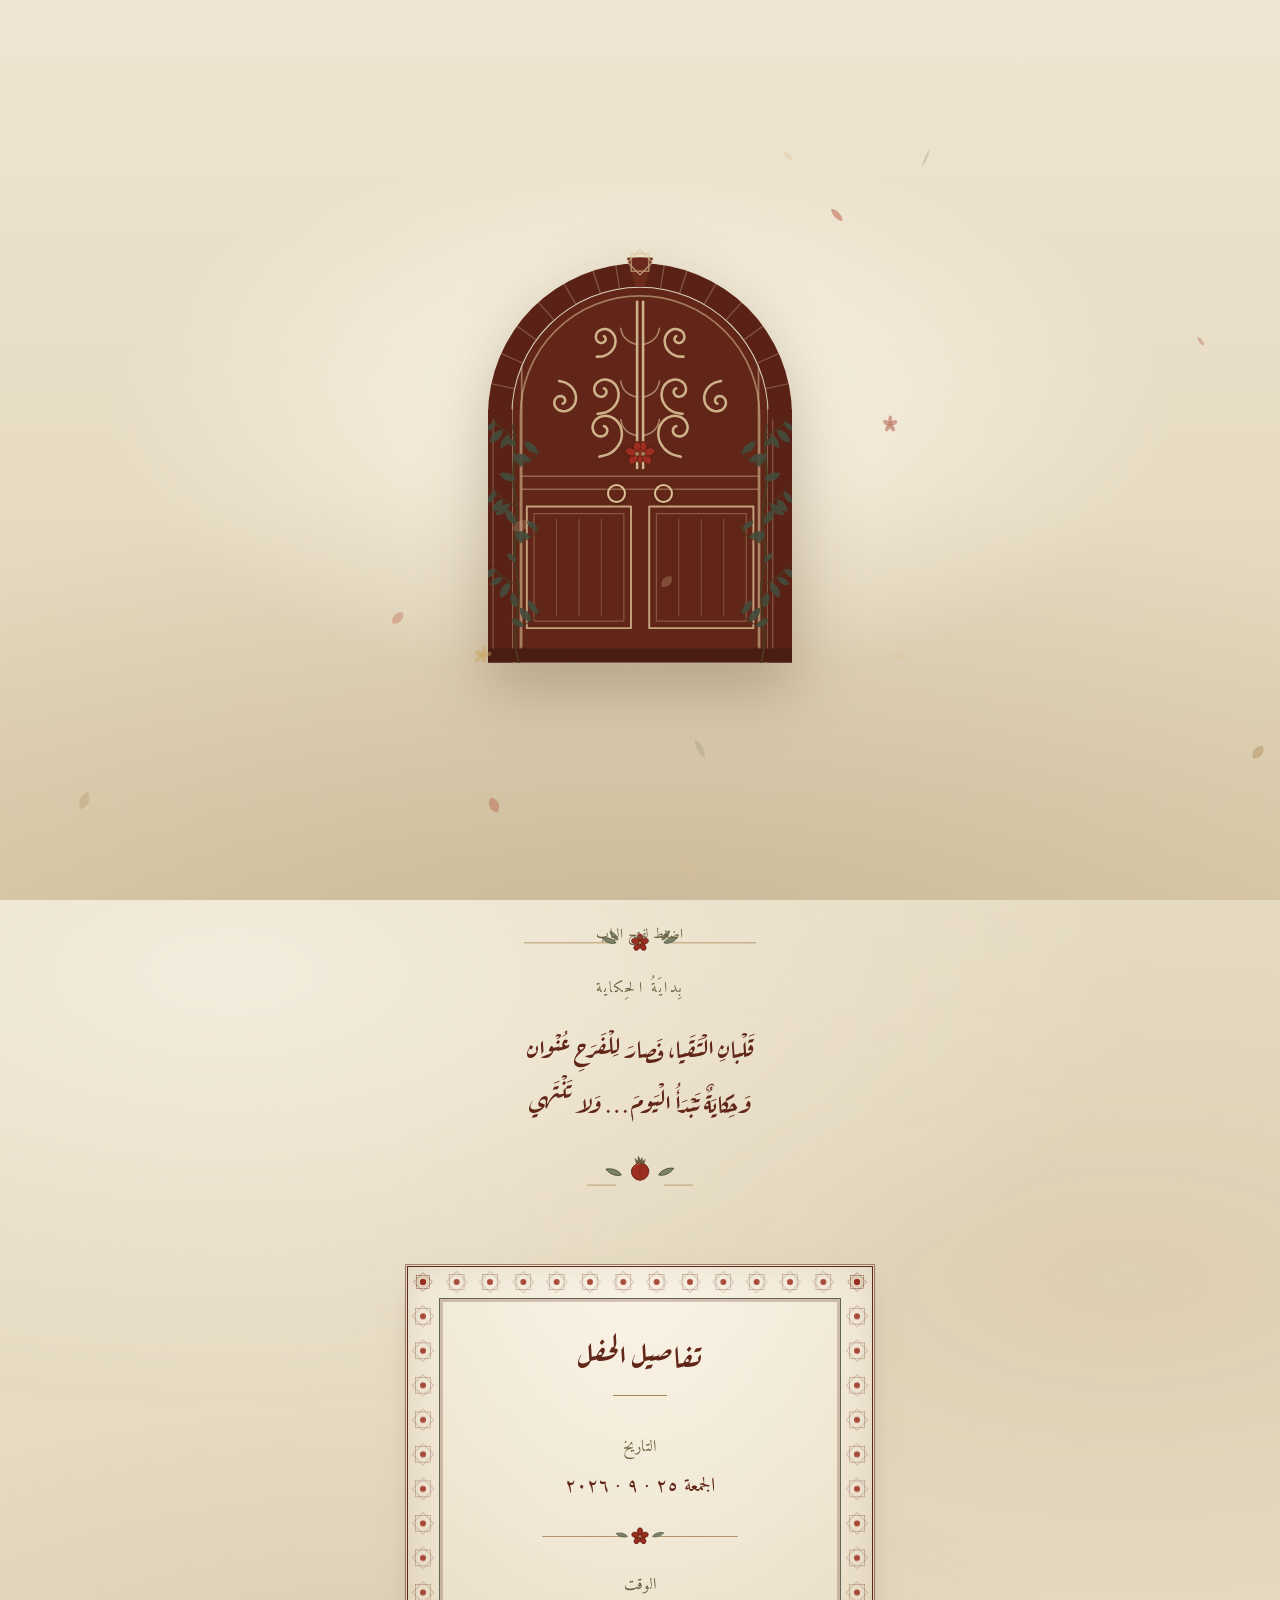
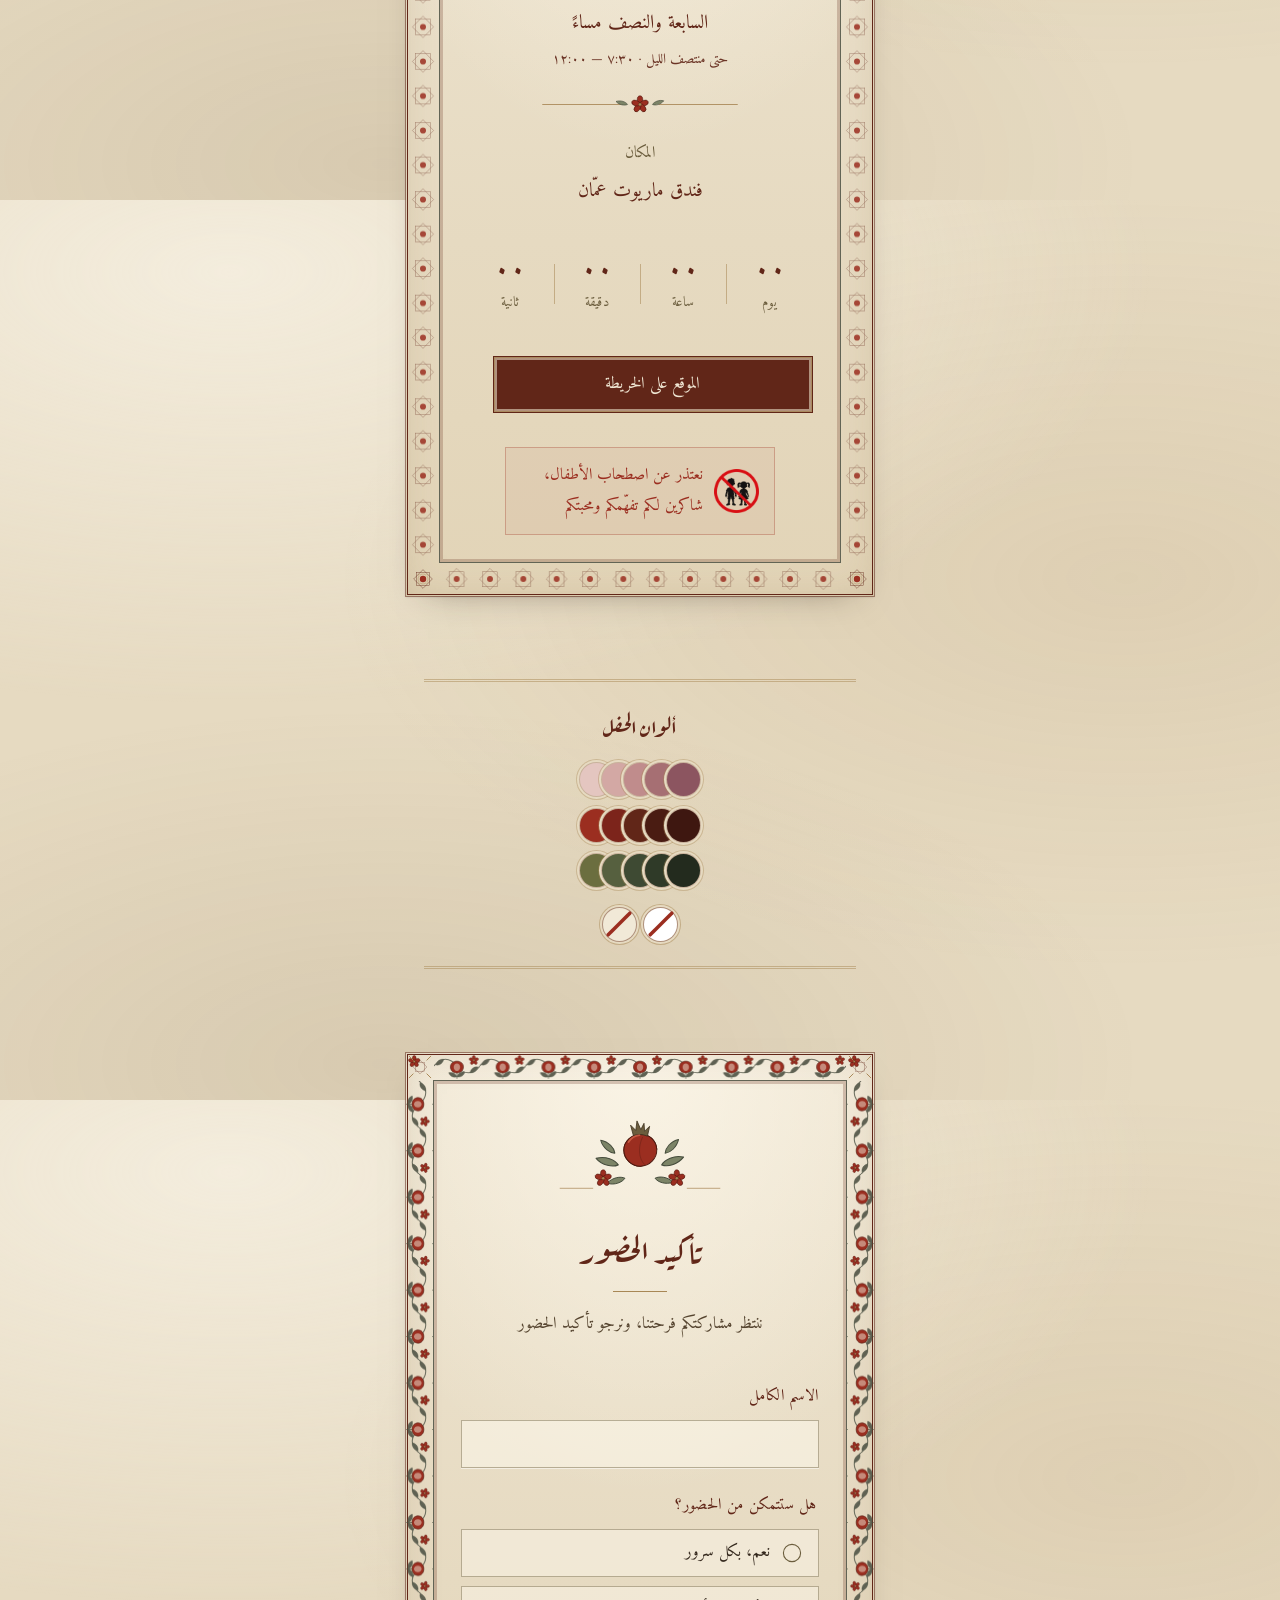
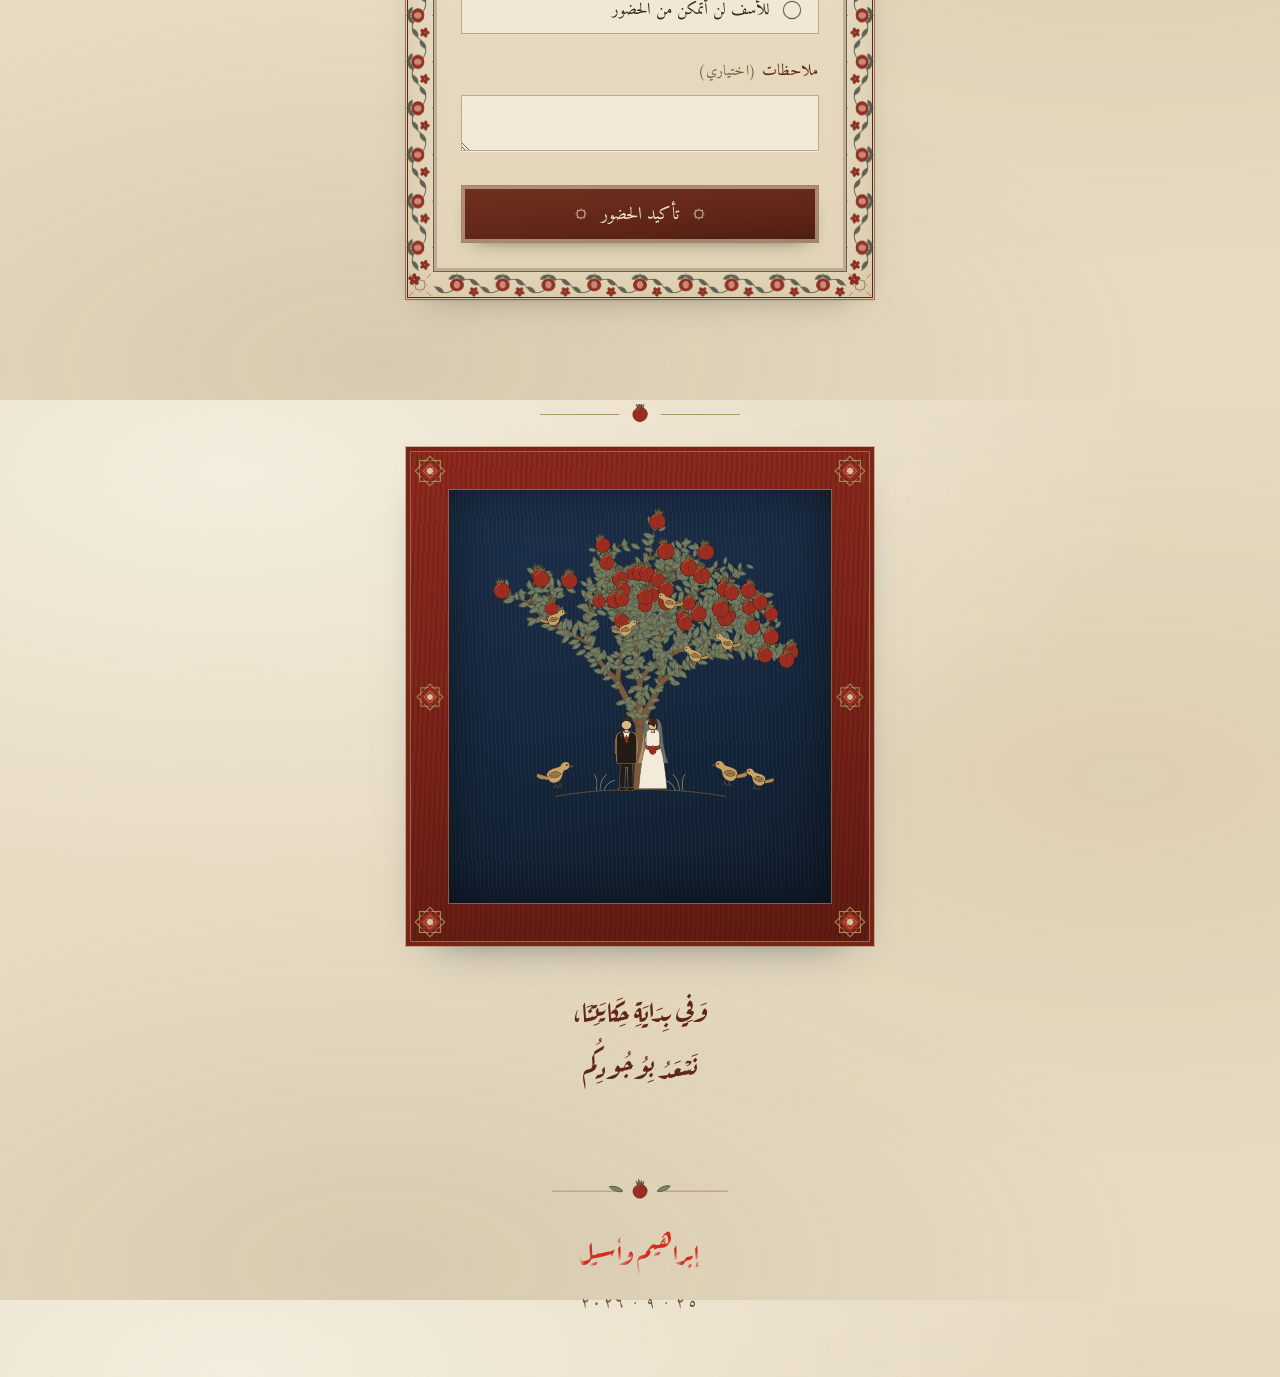
<file: index.html>
<!DOCTYPE html>
<html lang="ar" dir="rtl">
<head>
<meta charset="UTF-8">
<meta name="viewport" content="width=device-width, initial-scale=1.0, viewport-fit=cover">

<!-- Versioning style.css/script.js below is only half the job: if the browser
     also serves THIS file from cache it keeps asking for the old asset URLs,
     so the new version is never seen. This makes the page itself revalidate. -->
<meta http-equiv="Cache-Control" content="no-cache, must-revalidate">

<title>إبراهيم &amp; أسيل — دعوة زفاف</title>
<meta name="description" content="بكل الحب ندعوكم لتشاركونا فرحة بداية حياتنا — الجمعة ٢٥ · ٩ · ٢٠٢٦، فندق ماريوت عمّان.">
<meta name="robots" content="noindex, nofollow">
<meta name="theme-color" content="#E6DAC1">
<meta name="color-scheme" content="light only">

<meta property="og:type" content="website">
<meta property="og:locale" content="ar_JO">
<meta property="og:title" content="إبراهيم &amp; أسيل — دعوة زفاف">
<meta property="og:description" content="الجمعة ٢٥ · ٩ · ٢٠٢٦ · فندق ماريوت عمّان">
<!-- These two have to be absolute. A messaging app fetches the page from
     its own servers and has no idea what "og-image.png" is relative to —
     WhatsApp, Messenger and the rest simply drop a relative og:image and
     show the link as a bare line of text with no picture at all. Which is
     the one thing this link must not look like when a relative forwards
     it on. If the site ever moves, these two lines move with it.

     The ?v= on the image is not for browsers, it is for WhatsApp and
     Facebook: they cache a preview card per URL and will keep showing
     an old one for days. Change the picture, change the number. -->
<meta property="og:url" content="https://noureddin004.github.io/ibrahim-aseel/">
<meta property="og:image" content="https://noureddin004.github.io/ibrahim-aseel/og-image.png?v=2">
<meta property="og:image:width" content="1200">
<meta property="og:image:height" content="630">
<meta property="og:image:alt" content="دعوة زفاف إبراهيم وأسيل">
<meta name="twitter:card" content="summary_large_image">
<meta name="twitter:image" content="https://noureddin004.github.io/ibrahim-aseel/og-image.png?v=2">

<!-- inline so there is no extra request and no stray 404: a pomegranate -->
<link rel="icon" href="data:image/svg+xml,%3Csvg xmlns='http://www.w3.org/2000/svg' viewBox='0 0 64 64'%3E%3Ccircle cx='32' cy='38' r='21' fill='%239B2E20'/%3E%3Cpath d='M24 19l-2-12 6 7 2-11 3 11 5-7-1 11z' fill='%236B5D3D'/%3E%3C/svg%3E">

<link rel="preconnect" href="https://fonts.googleapis.com">
<link rel="preconnect" href="https://fonts.gstatic.com" crossorigin>
<link href="https://fonts.googleapis.com/css2?family=Aref+Ruqaa+Ink:wght@400;700&family=Aref+Ruqaa:wght@400;700&family=Amiri:ital,wght@0,400;0,700;1,400&family=Cormorant+Garamond:wght@400;500;600&display=swap" rel="stylesheet">

<!-- ⚠️ Bump ?v= on BOTH of these whenever you edit style.css or script.js.
     Browsers cache them hard; without a new URL a guest who has already
     opened the invitation keeps seeing the old design. -->
<link rel="stylesheet" href="style.css?v=124">

<!-- The cover and the scroll lock are opt-in: with JavaScript off the
     guest lands straight on the invitation instead of a dead layer. -->
<script>document.documentElement.className = 'js is-sealed'</script>
</head>

<body>

<!-- paper grain + aged edges sit above everything, ignore pointer events -->
<div class="grain" aria-hidden="true"></div>
<div class="vignette" aria-hidden="true"></div>
<canvas id="motes" class="motes" aria-hidden="true"></canvas>

<!-- ════════════════════════════════════════════════════════════════
     THE PLATE LIBRARY
     Every ornament on the page is drawn once here and stamped with
     <use>. Nothing is loaded over the network — the whole invitation
     is one HTML file, one stylesheet, one script.
     ════════════════════════════════════════════════════════════════ -->
<svg class="plates" aria-hidden="true" focusable="false" width="0" height="0">
<defs>

  <!-- ── a single leaf, pointing along +x from the origin ─────────── -->
  <clipPath id="openClip" clipPathUnits="objectBoundingBox"><path d="M0.08 1L0.08 0.419A0.42 0.3 0 0 1 0.92 0.419L0.92 1Z"/></clipPath>

  <g id="lf">
    <path d="M0 0C4.2-4.8 12.6-6.9 19.6-.6C12.4 5.6 4.4 4.7 0 0Z"/>
    <path d="M1.6.1 17.4-.4" fill="none" class="vein"/>
  </g>

  <!-- ── olive leaf: narrower, greyer, for the sprigs ─────────────── -->
  <g id="olv">
    <path d="M0 0C3.4-3.2 12-4.6 18.4-.5C11.8 3.9 3.6 3.1 0 0Z"/>
  </g>

  <!-- ── the pomegranate.  Body, calyx crown, and one lit edge ────── -->
  <g id="pg">
    <path class="pg-body" d="M.4-15.6C9.1-15.9 16.4-9 16.7-.2 17-8.6 9.6 16.2.6 16.4-8.3 16.6-15.9 9.4-16.1.5-16.3-8.3-8.5-15.3.4-15.6Z"/>
    <path class="pg-body" d="M.4-15.6C9.1-15.9 16.4-9 16.7-.2 17 8.6 9.6 16.2.6 16.4-8.3 16.6-15.9 9.4-16.1.5-16.3-8.3-8.5-15.3.4-15.6Z"/>
    <path class="pg-crown" d="M-6.6-14.2-9.4-24.6-4.2-19.4-3-28.8.8-20.2 4-26.4 4.6-18.6 9.6-23.4 7.4-13.6C3.4-15.6-2.6-15.8-6.6-14.2Z"/>
    <path class="pg-lit" d="M-11.4-7.8C-9-11.6-5-14-.6-14.6" fill="none"/>
    <path class="pg-seam" d="M4.6 14.8C-1.4 8.6-2.2-2.4 2.6-12.8" fill="none"/>
  </g>

  <!-- ── vintage bird, facing +x.  Flipped with scale(-1,1) ───────── -->
  <g id="bird">
    <path class="bd-body" d="M-17.4 1.8C-20.6-3.4-18.4-9.8-11-13.4-5.2-16.2 1-16.6 5.4-19.4 7.4-25 13-28.2 17.8-26.4 22.6-24.6 23.4-19 20.2-15.6 18-13.2 15-12.8 12.6-11.4 10.4-10 9.8-6.8 9.2-3.4 7.8 4.2 2 9.6-5.4 10.4-11 11-15.2 7.4-17.4 1.8Z"/>
    <path class="bd-tail" d="M-16.6-.4-35.8-6.2-37-.2-31.4 3.4-16.4 5.6Z"/>
    <path class="bd-wing" d="M-12.2-6.6C-6-11 3-10.2 6.4-5.4 2.6 1.2-6.4 3.4-13 .2-15 -2-14.4-5-12.2-6.6Z"/>
    <path class="bd-wing2" d="M-11.4-2.2C-6.2-4.6.6-4.2 3.6-1.4" fill="none"/>
    <path class="bd-beak" d="M21.4-20.8 30.6-19.4 21.8-16.2Z"/>
    <circle class="bd-eye" cx="16.6" cy="-21.4" r="1.5"/>
    <path class="bd-leg" d="M-2.6 9.8-3 16.6M-3 16.6-7 19M-3 16.6 1 19M4.4 7.6 5 14.6M5 14.6 1.4 17.2M5 14.6 9 17" fill="none"/>
  </g>


  <!-- ── small five-petal flower (the scattered red blooms) ───────── -->
  <g id="flr">
    <g class="fl-petals">
      <ellipse rx="3.4" ry="5.2" cy="-5.4"/>
      <ellipse rx="3.4" ry="5.2" cy="-5.4" transform="rotate(72)"/>
      <ellipse rx="3.4" ry="5.2" cy="-5.4" transform="rotate(144)"/>
      <ellipse rx="3.4" ry="5.2" cy="-5.4" transform="rotate(216)"/>
      <ellipse rx="3.4" ry="5.2" cy="-5.4" transform="rotate(288)"/>
    </g>
    <circle class="fl-eye" r="2"/>
  </g>

  <!-- ── the tulip/palmette that runs through the border bands ────── -->
  <g id="tul">
    <path class="tl-cup" d="M0 0C-5.4 0-8.6-3.6-8.6-8.2-8.6-12.4-5-15.6 0-15.6 5-15.6 8.6-12.4 8.6-8.2 8.6-3.6 5.4 0 0 0Z"/>
    <path class="tl-in" d="M0-2.6C-2.6-2.6-4.2-5-4.2-7.8-4.2-10.6-2.4-12.6 0-12.6 2.4-12.6 4.2-10.6 4.2-7.8 4.2-5 2.6-2.6 0-2.6Z"/>
    <path class="tl-stem" d="M0 0 0 7.6" fill="none"/>
    <use href="#lf" transform="translate(0 5) rotate(-28) scale(.62)" class="tl-leaf"/>
    <use href="#lf" transform="translate(0 5) rotate(208) scale(.62)" class="tl-leaf"/>
  </g>

  <!-- ── eight-point Moorish star (khātim).  Two squares, one turn ── -->
  <g id="star8">
    <rect x="-15" y="-15" width="30" height="30"/>
    <rect x="-15" y="-15" width="30" height="30" transform="rotate(45)"/>
  </g>

  <!-- ── the corner medallion of the navy plate (ref: the textile) ── -->
  <g id="medal">
    <use href="#star8" class="md-out" transform="scale(1.62)"/>
    <use href="#star8" class="md-mid" transform="scale(1.24)"/>
    <rect class="md-dia" x="-11" y="-11" width="22" height="22" transform="rotate(45)"/>
    <use href="#star8" class="md-core" transform="scale(.44)"/>
  </g>


  <!-- ── the two corner blocks.  Each is exactly as wide as the band it
       terminates, so the running motif meets it without a jog. ─────── -->
  <g id="corn">
    <use href="#star8" class="cn-star" transform="translate(13 13) scale(.3)" fill="none"/>
    <use href="#flr" class="cn-fl" transform="translate(13 13) scale(.52)"/>
    <path class="cn-tick" fill="none" d="M3 3 6.6 6.6M23 3 19.4 6.6M3 23 6.6 19.4M23 23 19.4 19.4"/>
  </g>
  <g id="corn2">
    <use href="#star8" class="cn-star" transform="translate(17 17) scale(.44)" fill="none"/>
    <use href="#star8" class="cn-star2" transform="translate(17 17) scale(.3)" fill="none"/>
    <circle class="cn-eye" cx="17" cy="17" r="3.2"/>
  </g>


  <!-- ── the couple, standing at the foot of the tree ───────────────
       Drawn frontally and flat, like the birds: this is a woven plate,
       not a portrait. Origin is between the feet, and each figure is
       200 units tall. ───────────────────────────────────────────── -->
  <g id="groom">
    <!-- 200 tall with a 26-unit head: adult proportion, not the 1:5 of a
         toy. The jacket has a shoulder slope and a waist, the arms hang
         with a bend, and the trousers break — at this size the silhouette
         is the whole drawing, so those three things are what read. -->
    <ellipse class="fg-shoe" cx="-10" cy="-3" rx="10.5" ry="4.5"/>
    <ellipse class="fg-shoe" cx="10" cy="-3" rx="10.5" ry="4.5"/>
    <path class="fg-suit" d="M-16-92 -17-6 -4-6 -3-58 3-58 4-6 17-6 16-92Z"/>
    <path class="fg-suit" d="M-19-148c-6 3-8 10-9 19-1 11-1 24 0 35l9 1c0-11 0-22 1-31 1-7 3-12 7-16Z"/>
    <path class="fg-suit" d="M19-148c6 3 8 10 9 19 1 11 1 24 0 35l-9 1c0-11 0-22-1-31-1-7-3-12-7-16Z"/>
    <circle class="fg-skin" cx="-23" cy="-89" r="4.6"/>
    <circle class="fg-skin" cx="23" cy="-89" r="4.6"/>
    <path class="fg-suit" d="M0-152c-8 0-15 2-21 6-4 3-5 9-5 16v42c0 8 1 15 2 20h48c1-5 2-12 2-20v-42c0-7-1-13-5-16-6-4-13-6-21-6Z"/>
    <path class="fg-shirt" d="M-9-151 0-119 9-151c-3-1-6-1-9-1s-6 0-9 1Z"/>
    <path class="fg-lapel" fill="none" d="M-9-151-2-124M9-151 2-124"/>
    <path class="fg-tie" d="M0-142-4-134 0-119 4-134Z"/>
    <path class="fg-skin" d="M-5-158h10v9h-10Z"/>
    <circle class="fg-skin" cx="0" cy="-169" r="12.5"/>
    <path class="fg-hair" d="M-12.5-170c0-13 7-19 12.5-19s12.5 6 12.5 19c-2-6-7-9-12.5-9s-10.5 3-12.5 9Z"/>
    <use href="#flr" class="fl" transform="translate(-13 -140) scale(.3)"/>
  </g>
  <g id="bride">
    <!-- the gown flares from a waist rather than straight off the
         shoulders, which is the difference between a dress and a cone -->
    <path class="fg-veil" d="M0-186c-13 0-21 8-22 20-2 16-3 34-6 52-3 17-7 32-11 44h78c-4-12-8-27-11-44-3-18-4-36-6-52-1-12-9-20-22-20Z"/>
    <path class="fg-skin" d="M-13-150c-5 4-7 12-7 20 0 9 3 16 8 21l5-5c-4-4-6-10-6-16 0-7 2-13 5-17Z"/>
    <path class="fg-skin" d="M13-150c5 4 7 12 7 20 0 9-3 16-8 21l-5-5c4-4 6-10 6-16 0-7-2-13-5-17Z"/>
    <path class="fg-gown" d="M-13-154c-3 3-4 9-4 16v25c-6 10-13 39-19 109h72c-6-70-13-99-19-109v-25c0-7-1-13-4-16-4-2-8-3-13-3s-9 1-13 3Z"/>
    <path class="fg-sash" d="M-17-116c5 3 11 4 17 4s12-1 17-4l1 9c-5 3-11 4-18 4s-13-1-18-4Z"/>
    <use href="#olv" class="lf" transform="translate(0 -104) rotate(204) scale(1.05)"/>
    <use href="#olv" class="lf" transform="translate(0 -104) rotate(-24) scale(1.05)"/>
    <use href="#pg" class="pg" transform="translate(0 -101) scale(.54)"/>
    <use href="#flr" class="fl" transform="translate(-9 -110) scale(.42)"/>
    <use href="#flr" class="fl" transform="translate(9 -110) scale(.42)"/>
    <path class="fg-skin" d="M-4.5-157h9v9h-9Z"/>
    <circle class="fg-skin" cx="0" cy="-168" r="11.8"/>
    <path class="fg-hair" d="M-11.8-169c0-13 6-19 11.8-19s11.8 6 11.8 19c0 5-1 9-3 12 1-7-1-14-4-17 1 5 0 9-2 11-3-4-9-7-14-6Z"/>
    <circle class="fg-hair" cx="0" cy="-182" r="5"/>
    <use href="#flr" class="fl" transform="translate(-8 -177) scale(.26)"/>
    <use href="#flr" class="fl" transform="translate(8 -177) scale(.26)"/>
  </g>

  <!-- the doorway silhouette: arched head on a rectangular body -->
  <mask id="doorMask">
    <rect x="-5" y="-5" width="310" height="430" fill="#fff"/>
    <use href="#arch" fill="#000"/>
    <rect x="0" y="198" width="300" height="227" fill="#000"/>
  </mask>

  <!-- ══ TILING PATTERNS ══════════════════════════════════════════
       userSpaceOnUse, so a <rect> in an SVG with no viewBox tiles
       these at exactly the sizes below in CSS pixels.
       ═════════════════════════════════════════════════════════════ -->

  <!-- the running border band: tulip, vine link, tulip … -->
  <pattern id="bandH" width="46" height="26" patternUnits="userSpaceOnUse">
    <path class="bd-vine" fill="none" d="M0 13C7 4 16 4 23 13 30 22 39 22 46 13"/>
    <use href="#tul" transform="translate(23 20) scale(.76)"/>
    <use href="#lf" class="bd-lf" transform="translate(2 12) rotate(-34) scale(.5)"/>
    <use href="#lf" class="bd-lf" transform="translate(44 14) rotate(146) scale(.5)"/>
    <use href="#flr" class="bd-fl" transform="translate(46 13) scale(.46)"/>
    <use href="#flr" class="bd-fl" transform="translate(0 13) scale(.46)"/>
  </pattern>
  <pattern id="bandV" width="26" height="46" patternUnits="userSpaceOnUse">
    <g transform="translate(26 0) rotate(90)">
      <path class="bd-vine" fill="none" d="M0 13C7 4 16 4 23 13 30 22 39 22 46 13"/>
      <use href="#tul" transform="translate(23 20) scale(.76)"/>
      <use href="#lf" class="bd-lf" transform="translate(2 12) rotate(-34) scale(.5)"/>
      <use href="#lf" class="bd-lf" transform="translate(44 14) rotate(146) scale(.5)"/>
      <use href="#flr" class="bd-fl" transform="translate(46 13) scale(.46)"/>
      <use href="#flr" class="bd-fl" transform="translate(0 13) scale(.46)"/>
    </g>
  </pattern>

  <!-- an eight-petal rosette, and the lattice it repeats into -->
  <g id="ros8">
    <circle r="1.35" fill="none"/>
    <ellipse rx="1.75" ry="3" cy="-4.4" fill="none"/>
    <ellipse rx="1.75" ry="3" cy="-4.4" fill="none" transform="rotate(45)"/>
    <ellipse rx="1.75" ry="3" cy="-4.4" fill="none" transform="rotate(90)"/>
    <ellipse rx="1.75" ry="3" cy="-4.4" fill="none" transform="rotate(135)"/>
    <ellipse rx="1.75" ry="3" cy="-4.4" fill="none" transform="rotate(180)"/>
    <ellipse rx="1.75" ry="3" cy="-4.4" fill="none" transform="rotate(225)"/>
    <ellipse rx="1.75" ry="3" cy="-4.4" fill="none" transform="rotate(270)"/>
    <ellipse rx="1.75" ry="3" cy="-4.4" fill="none" transform="rotate(315)"/>
  </g>
  <pattern id="lattice" width="19" height="19" patternUnits="userSpaceOnUse">
    <g class="lat">
      <use href="#ros8" x="9.5" y="9.5"/>
      <use href="#ros8" x="0" y="0"/><use href="#ros8" x="19" y="0"/>
      <use href="#ros8" x="0" y="19"/><use href="#ros8" x="19" y="19"/>
      <path fill="none" d="M3.4 3.4 6.1 6.1M15.6 15.6 12.9 12.9M15.6 3.4 12.9 6.1M3.4 15.6 6.1 12.9"/>
    </g>
  </pattern>

  <!-- the star-lattice band of the pietra-dura frame -->
  <pattern id="starband" width="34" height="34" patternUnits="userSpaceOnUse">
    <g class="sbd">
      <use href="#star8" transform="translate(17 17) scale(.5)" fill="none"/>
      <circle cx="17" cy="17" r="3" class="sbd-eye"/>
    </g>
  </pattern>

  <!-- ── the cusped Moorish arch, drawn once, stamped where needed ──
       viewBox space is 0 0 300 200 with the springing line at y=200 -->
  <path id="arch" d="M0 200A20.1 20.1 0 0 0 23.6 172.9A20.1 20.1 0 0 0 46.8 145.5A20 20 0 0 0 69.4 117.9A20.2 20.2 0 0 0 91.7 89.5A19.9 19.9 0 0 0 112.9 61A20.1 20.1 0 0 0 133.1 31.3A47 47 0 0 0 150.2 0.8A47.3 47.3 0 0 0 167.2 31.7A20.1 20.1 0 0 0 187.3 61.3A19.9 19.9 0 0 0 208.5 89.8A20.2 20.2 0 0 0 230.8 118.2A20 20 0 0 0 253.4 145.7A20.1 20.1 0 0 0 276.5 173.1A20 20 0 0 0 300 200"/>

</defs>
</svg>

<!-- ════════════════════════════════════════════════════════════════
     0 · THE DOORS
     A Moorish doorway, closed. One tap and the two leaves slide apart —
     right one right, left one left — on the card waiting behind them.
     Then the whole thing dissolves into the invitation. The ground is
     the same parchment as the card, so nothing changes colour when it
     goes: the doorway belongs to the invitation, it is not a lightbox
     standing in front of it.
     ════════════════════════════════════════════════════════════════ -->
<div class="gate" id="gate">
  <button class="stage" id="cover" type="button" aria-label="افتح الدعوة">

    <span class="frame" aria-hidden="true">

      <!-- the card waiting behind the doors, seen through the opening -->
      <span class="opening">
      <span class="card">
        <span class="frm frm--card">
          <svg class="fe ft"><rect width="100%" height="100%" fill="url(#bandH)"/></svg>
          <svg class="fe fb"><rect width="100%" height="100%" fill="url(#bandH)"/></svg>
          <svg class="fe fl"><rect width="100%" height="100%" fill="url(#bandV)"/></svg>
          <svg class="fe fr"><rect width="100%" height="100%" fill="url(#bandV)"/></svg>
          <svg class="fc fc1" viewBox="0 0 26 26"><use href="#corn"/></svg>
          <svg class="fc fc2" viewBox="0 0 26 26"><use href="#corn"/></svg>
          <svg class="fc fc3" viewBox="0 0 26 26"><use href="#corn"/></svg>
          <svg class="fc fc4" viewBox="0 0 26 26"><use href="#corn"/></svg>
        </span>
        <span class="card-in">
          <span class="card-kick">دعوة زفاف</span>
          <span class="card-nm">إبراهيم</span>
          <svg class="card-orn" viewBox="0 0 160 34">
            <path class="dv-rule" fill="none" d="M8 17h44M108 17h44"/>
            <use href="#olv" class="lf" transform="translate(60 17) rotate(202) scale(.86)"/>
            <use href="#pg" class="pg" transform="translate(80 15) scale(.56)"/>
            <use href="#olv" class="lf" transform="translate(100 17) rotate(-22) scale(.86)"/>
          </svg>
          <span class="card-nm">أسيل</span>
          <span class="card-date">٢٥ · ٩ · ٢٠٢٦</span>
        </span>
      </span>
      </span>

      <!-- Two leaves that SLIDE apart in their own plane — the right one
           to the right, the left one to the left. No hinge, no rotation:
           translateX only, which is the one thing the compositor can move
           without ever touching layout. -->
      <span class="leaves">
      <span class="door door--r"><svg class="dr-art" viewBox="0 0 150 420" preserveAspectRatio="none">
<path class="dr-field" d="M24 0H150V414H24Z"/>
<path class="dr-stile" fill="none" d="M33 405L33 12L150 12" />
<path class="dr-rail" fill="none" d="M33 236H150M33 249H150"/>
<g><path class="dr-iron" fill="none" d="M146 228C146 150 146 96 146 64"/><path class="dr-iron" fill="none" d="M113.5 186.7C113.7 186.8 114.3 186.9 114.7 187.2C115.1 187.4 115.5 187.8 115.8 188.2C116.1 188.6 116.4 189 116.6 189.5C116.7 190.1 116.8 190.7 116.8 191.2C116.8 191.8 116.6 192.5 116.4 193C116.2 193.6 115.8 194.2 115.3 194.7C114.9 195.2 114.3 195.7 113.7 196C113 196.4 112.2 196.6 111.4 196.7C110.7 196.8 109.8 196.8 108.9 196.6C108.1 196.4 107.2 196.1 106.5 195.6C105.7 195.1 104.9 194.4 104.3 193.6C103.7 192.8 103.2 191.8 102.9 190.8C102.5 189.8 102.4 188.6 102.4 187.4C102.5 186.3 102.8 185 103.3 183.8C103.7 182.7 104.5 181.5 105.4 180.5C106.3 179.5 107.5 178.6 108.8 177.9C110.1 177.3 111.7 176.7 113.3 176.6C114.8 176.4 116.6 176.4 118.3 176.8C119.9 177.2 121.7 178 123.2 179C124.8 180 126.3 181.4 127.5 183C128.7 184.6 129.7 186.6 130.3 188.6C130.9 190.7 131.2 193.1 131.1 195.4C130.9 197.7 130.4 200.3 129.4 202.6C128.3 204.9 126.8 207.2 125 209.2C123.1 211.1 120.7 213 118 214.3C115.4 215.5 110.6 216.4 109.1 216.8"/><path class="dr-iron dr-iron--thin" fill="none" d="M146 196C136 194 131 188 130 180"/><path class="dr-iron" fill="none" d="M113.5 149.3C113.7 149.4 114.3 149.6 114.6 149.8C114.9 150.1 115.2 150.4 115.4 150.8C115.6 151.1 115.8 151.6 115.9 152C116 152.5 116 153 116 153.5C115.9 153.9 115.7 154.5 115.5 154.9C115.2 155.4 114.9 155.9 114.4 156.3C114 156.7 113.5 157 112.9 157.2C112.3 157.5 111.6 157.6 111 157.6C110.3 157.7 109.5 157.6 108.8 157.3C108.2 157.1 107.4 156.7 106.8 156.3C106.2 155.8 105.6 155.1 105.2 154.4C104.7 153.7 104.4 152.8 104.2 151.9C104 151 104 150 104.1 149C104.3 148 104.6 147 105.1 146C105.6 145.1 106.4 144.1 107.2 143.4C108.1 142.6 109.2 141.9 110.3 141.5C111.5 141 112.9 140.7 114.2 140.7C115.6 140.7 117.1 140.9 118.4 141.4C119.8 141.9 121.2 142.6 122.5 143.6C123.7 144.6 124.9 145.9 125.7 147.4C126.6 148.8 127.3 150.6 127.6 152.4C128 154.2 128 156.2 127.7 158.2C127.4 160.2 126.7 162.3 125.6 164.1C124.6 166 123.1 167.9 121.4 169.4C119.6 170.8 117.4 172.2 115.1 173.1C112.7 173.9 108.6 174.3 107.3 174.5"/><path class="dr-iron dr-iron--thin" fill="none" d="M146 158C136 156 131 150 130 142"/><path class="dr-iron" fill="none" d="M113.5 97.9C113.6 98 114 98.2 114.3 98.4C114.5 98.7 114.7 98.9 114.9 99.3C115 99.6 115.2 99.9 115.2 100.3C115.3 100.7 115.2 101.1 115.1 101.5C115 101.9 114.9 102.3 114.6 102.7C114.4 103.1 114 103.4 113.7 103.7C113.3 104 112.8 104.2 112.3 104.4C111.8 104.5 111.2 104.6 110.7 104.6C110.1 104.5 109.5 104.4 109 104.1C108.4 103.9 107.9 103.5 107.4 103.1C106.9 102.6 106.5 102 106.2 101.4C105.9 100.8 105.7 100 105.6 99.3C105.5 98.5 105.6 97.7 105.8 96.9C106 96.1 106.3 95.2 106.8 94.5C107.3 93.8 108 93.1 108.8 92.5C109.6 92 110.5 91.5 111.5 91.2C112.5 91 113.6 90.8 114.8 90.9C115.9 91 117.1 91.3 118.2 91.8C119.3 92.3 120.4 93.1 121.3 94C122.2 94.9 123.1 96.1 123.7 97.3C124.3 98.6 124.7 100.1 124.8 101.6C124.9 103.1 124.8 104.8 124.4 106.4C124 108 123.2 109.6 122.2 111.1C121.2 112.5 119.8 114 118.3 115C116.7 116.1 114.8 117.1 112.8 117.6C110.8 118.1 107.3 118 106.3 118.1"/><path class="dr-iron dr-iron--thin" fill="none" d="M146 106C136 104 131 98 130 90"/><path class="dr-iron" fill="none" d="M73.1 164.5C73.3 164.4 73.8 164.3 74 164.1C74.3 163.9 74.6 163.6 74.8 163.3C75.1 163 75.3 162.7 75.4 162.3C75.5 161.9 75.6 161.5 75.5 161.1C75.5 160.6 75.4 160.2 75.2 159.7C75.1 159.3 74.8 158.9 74.5 158.5C74.1 158.1 73.7 157.8 73.2 157.5C72.7 157.3 72.1 157.1 71.5 157C71 157 70.3 157 69.7 157.1C69.1 157.3 68.4 157.5 67.9 157.9C67.3 158.3 66.7 158.8 66.3 159.4C65.8 160 65.4 160.7 65.2 161.5C65 162.2 64.9 163.1 64.9 164C65 164.8 65.2 165.8 65.6 166.6C65.9 167.5 66.5 168.4 67.2 169.1C67.9 169.8 68.8 170.5 69.7 171C70.7 171.4 71.9 171.8 73 171.9C74.2 172.1 75.5 172 76.7 171.7C78 171.4 79.3 170.9 80.4 170.1C81.5 169.3 82.7 168.3 83.5 167.1C84.4 165.9 85.1 164.4 85.6 162.9C86 161.4 86.2 159.6 86.1 157.9C86 156.2 85.6 154.3 84.8 152.6C84 150.9 82.9 149.1 81.5 147.7C80.1 146.3 78.3 144.9 76.3 144C74.4 143.1 70.8 142.4 69.7 142.1"/><use href="#flr" class="dr-fl" transform="translate(146 214) scale(1.15)"/></g>
<path class="dr-pnl" fill="none" d="M38 266H140V386H38Z"/>
<path class="dr-pnl dr-pnl--in" fill="none" d="M45 273H133V379H45Z"/>
<path class="dr-board" fill="none" d="M67 278V374"/>
<path class="dr-board" fill="none" d="M89 278V374"/>
<path class="dr-board" fill="none" d="M111 278V374"/>
          </svg><span class="door-pull"></span></span>
      <span class="door door--l"><svg class="dr-art" viewBox="0 0 150 420" preserveAspectRatio="none">
<path class="dr-field" d="M24 0H150V414H24Z"/>
<path class="dr-stile" fill="none" d="M33 405L33 12L150 12" />
<path class="dr-rail" fill="none" d="M33 236H150M33 249H150"/>
<g><path class="dr-iron" fill="none" d="M146 228C146 150 146 96 146 64"/><path class="dr-iron" fill="none" d="M113.5 186.7C113.7 186.8 114.3 186.9 114.7 187.2C115.1 187.4 115.5 187.8 115.8 188.2C116.1 188.6 116.4 189 116.6 189.5C116.7 190.1 116.8 190.7 116.8 191.2C116.8 191.8 116.6 192.5 116.4 193C116.2 193.6 115.8 194.2 115.3 194.7C114.9 195.2 114.3 195.7 113.7 196C113 196.4 112.2 196.6 111.4 196.7C110.7 196.8 109.8 196.8 108.9 196.6C108.1 196.4 107.2 196.1 106.5 195.6C105.7 195.1 104.9 194.4 104.3 193.6C103.7 192.8 103.2 191.8 102.9 190.8C102.5 189.8 102.4 188.6 102.4 187.4C102.5 186.3 102.8 185 103.3 183.8C103.7 182.7 104.5 181.5 105.4 180.5C106.3 179.5 107.5 178.6 108.8 177.9C110.1 177.3 111.7 176.7 113.3 176.6C114.8 176.4 116.6 176.4 118.3 176.8C119.9 177.2 121.7 178 123.2 179C124.8 180 126.3 181.4 127.5 183C128.7 184.6 129.7 186.6 130.3 188.6C130.9 190.7 131.2 193.1 131.1 195.4C130.9 197.7 130.4 200.3 129.4 202.6C128.3 204.9 126.8 207.2 125 209.2C123.1 211.1 120.7 213 118 214.3C115.4 215.5 110.6 216.4 109.1 216.8"/><path class="dr-iron dr-iron--thin" fill="none" d="M146 196C136 194 131 188 130 180"/><path class="dr-iron" fill="none" d="M113.5 149.3C113.7 149.4 114.3 149.6 114.6 149.8C114.9 150.1 115.2 150.4 115.4 150.8C115.6 151.1 115.8 151.6 115.9 152C116 152.5 116 153 116 153.5C115.9 153.9 115.7 154.5 115.5 154.9C115.2 155.4 114.9 155.9 114.4 156.3C114 156.7 113.5 157 112.9 157.2C112.3 157.5 111.6 157.6 111 157.6C110.3 157.7 109.5 157.6 108.8 157.3C108.2 157.1 107.4 156.7 106.8 156.3C106.2 155.8 105.6 155.1 105.2 154.4C104.7 153.7 104.4 152.8 104.2 151.9C104 151 104 150 104.1 149C104.3 148 104.6 147 105.1 146C105.6 145.1 106.4 144.1 107.2 143.4C108.1 142.6 109.2 141.9 110.3 141.5C111.5 141 112.9 140.7 114.2 140.7C115.6 140.7 117.1 140.9 118.4 141.4C119.8 141.9 121.2 142.6 122.5 143.6C123.7 144.6 124.9 145.9 125.7 147.4C126.6 148.8 127.3 150.6 127.6 152.4C128 154.2 128 156.2 127.7 158.2C127.4 160.2 126.7 162.3 125.6 164.1C124.6 166 123.1 167.9 121.4 169.4C119.6 170.8 117.4 172.2 115.1 173.1C112.7 173.9 108.6 174.3 107.3 174.5"/><path class="dr-iron dr-iron--thin" fill="none" d="M146 158C136 156 131 150 130 142"/><path class="dr-iron" fill="none" d="M113.5 97.9C113.6 98 114 98.2 114.3 98.4C114.5 98.7 114.7 98.9 114.9 99.3C115 99.6 115.2 99.9 115.2 100.3C115.3 100.7 115.2 101.1 115.1 101.5C115 101.9 114.9 102.3 114.6 102.7C114.4 103.1 114 103.4 113.7 103.7C113.3 104 112.8 104.2 112.3 104.4C111.8 104.5 111.2 104.6 110.7 104.6C110.1 104.5 109.5 104.4 109 104.1C108.4 103.9 107.9 103.5 107.4 103.1C106.9 102.6 106.5 102 106.2 101.4C105.9 100.8 105.7 100 105.6 99.3C105.5 98.5 105.6 97.7 105.8 96.9C106 96.1 106.3 95.2 106.8 94.5C107.3 93.8 108 93.1 108.8 92.5C109.6 92 110.5 91.5 111.5 91.2C112.5 91 113.6 90.8 114.8 90.9C115.9 91 117.1 91.3 118.2 91.8C119.3 92.3 120.4 93.1 121.3 94C122.2 94.9 123.1 96.1 123.7 97.3C124.3 98.6 124.7 100.1 124.8 101.6C124.9 103.1 124.8 104.8 124.4 106.4C124 108 123.2 109.6 122.2 111.1C121.2 112.5 119.8 114 118.3 115C116.7 116.1 114.8 117.1 112.8 117.6C110.8 118.1 107.3 118 106.3 118.1"/><path class="dr-iron dr-iron--thin" fill="none" d="M146 106C136 104 131 98 130 90"/><path class="dr-iron" fill="none" d="M73.1 164.5C73.3 164.4 73.8 164.3 74 164.1C74.3 163.9 74.6 163.6 74.8 163.3C75.1 163 75.3 162.7 75.4 162.3C75.5 161.9 75.6 161.5 75.5 161.1C75.5 160.6 75.4 160.2 75.2 159.7C75.1 159.3 74.8 158.9 74.5 158.5C74.1 158.1 73.7 157.8 73.2 157.5C72.7 157.3 72.1 157.1 71.5 157C71 157 70.3 157 69.7 157.1C69.1 157.3 68.4 157.5 67.9 157.9C67.3 158.3 66.7 158.8 66.3 159.4C65.8 160 65.4 160.7 65.2 161.5C65 162.2 64.9 163.1 64.9 164C65 164.8 65.2 165.8 65.6 166.6C65.9 167.5 66.5 168.4 67.2 169.1C67.9 169.8 68.8 170.5 69.7 171C70.7 171.4 71.9 171.8 73 171.9C74.2 172.1 75.5 172 76.7 171.7C78 171.4 79.3 170.9 80.4 170.1C81.5 169.3 82.7 168.3 83.5 167.1C84.4 165.9 85.1 164.4 85.6 162.9C86 161.4 86.2 159.6 86.1 157.9C86 156.2 85.6 154.3 84.8 152.6C84 150.9 82.9 149.1 81.5 147.7C80.1 146.3 78.3 144.9 76.3 144C74.4 143.1 70.8 142.4 69.7 142.1"/><use href="#flr" class="dr-fl" transform="translate(146 214) scale(1.15)"/></g>
<path class="dr-pnl" fill="none" d="M38 266H140V386H38Z"/>
<path class="dr-pnl dr-pnl--in" fill="none" d="M45 273H133V379H45Z"/>
<path class="dr-board" fill="none" d="M67 278V374"/>
<path class="dr-board" fill="none" d="M89 278V374"/>
<path class="dr-board" fill="none" d="M111 278V374"/>
          </svg><span class="door-pull"></span></span>
      </span>

      <svg class="dr-sur" viewBox="0 0 300 420" preserveAspectRatio="none" aria-hidden="true">
<path class="dr-reveal" fill="none" d="M32 410L32 176A118 118 0 0 1 268 176L268 410"/>
<path class="dr-arch" d="M0 176A150 150 0 0 1 300 176L277 176A127 127 0 0 0 23 176Z"/>
<path class="dr-joint" fill="none" d="M25.8 149.6L3.3 144.8"/>
<path class="dr-joint" fill="none" d="M34 124.3L13 115"/>
<path class="dr-joint" fill="none" d="M47.3 101.4L28.6 87.8"/>
<path class="dr-joint" fill="none" d="M65 81.6L49.6 64.5"/>
<path class="dr-joint" fill="none" d="M86.5 66L75 46.1"/>
<path class="dr-joint" fill="none" d="M110.8 55.2L103.6 33.3"/>
<path class="dr-joint" fill="none" d="M129.8 50.6L126.1 27.9"/>
<path class="dr-joint" fill="none" d="M170.2 50.6L173.9 27.9"/>
<path class="dr-joint" fill="none" d="M189.2 55.2L196.4 33.3"/>
<path class="dr-joint" fill="none" d="M213.5 66L225 46.1"/>
<path class="dr-joint" fill="none" d="M235 81.6L250.4 64.5"/>
<path class="dr-joint" fill="none" d="M252.7 101.4L271.4 87.8"/>
<path class="dr-joint" fill="none" d="M266 124.3L287 115"/>
<path class="dr-joint" fill="none" d="M274.2 149.6L296.7 144.8"/>
<path class="dr-key" d="M145.2 49.1A127 127 0 0 1 154.8 49.1L162.8 20.5A156 156 0 0 0 137.2 20.5Z"/>
<use href="#star8" class="dr-keymark" transform="translate(150 25) scale(.58)"/>
<path class="dr-pier" d="M0 170h24v250h-24Z"/>
<path class="dr-joint" fill="none" d="M5 180v234"/>
<path class="dr-pier" d="M276 170h24v250h-24Z"/>
<path class="dr-joint" fill="none" d="M281 180v234"/>
<path class="dr-sill" d="M0 406h300v14H0Z"/>
      </svg>

      <svg class="ivy ivy--l" viewBox="0 0 70 300" aria-hidden="true">
<path class="iv-stem" fill="none" d="M40 300C30 262 46 236 38 202C31 172 44 146 36 116C30 92 40 68 34 40"/>
<path class="iv-stem iv-stem--thin" fill="none" d="M38 262C51 258 60.1 250 64 242"/>
<use href="#lf" class="iv-lf" transform="translate(45.6 260.3) rotate(-147) scale(0.8)"/>
<use href="#lf" class="iv-lf" transform="translate(53.3 255.1) rotate(-125.8) scale(1)"/>
<use href="#lf" class="iv-lf" transform="translate(60.9 246.4) rotate(-123.9) scale(0.9)"/>
<path class="iv-stem iv-stem--thin" fill="none" d="M38 214C25 210 15.9 202 12 194"/>
<use href="#lf" class="iv-lf" transform="translate(30.4 212.3) rotate(124.5) scale(1)"/>
<use href="#lf" class="iv-lf" transform="translate(22.7 207.1) rotate(153.1) scale(0.8)"/>
<use href="#lf" class="iv-lf" transform="translate(15.1 198.4) rotate(154.5) scale(0.9)"/>
<path class="iv-stem iv-stem--thin" fill="none" d="M38 170C51 166 60.1 158 64 150"/>
<use href="#lf" class="iv-lf" transform="translate(45.6 168.3) rotate(-126.4) scale(0.8)"/>
<use href="#lf" class="iv-lf" transform="translate(53.3 163.1) rotate(-157.7) scale(0.9)"/>
<use href="#lf" class="iv-lf" transform="translate(60.9 154.4) rotate(-139.3) scale(0.8)"/>
<path class="iv-stem iv-stem--thin" fill="none" d="M38 128C25 124 15.9 116 12 108"/>
<use href="#lf" class="iv-lf" transform="translate(30.4 126.3) rotate(145.2) scale(1)"/>
<use href="#lf" class="iv-lf" transform="translate(22.7 121.1) rotate(131) scale(0.9)"/>
<use href="#lf" class="iv-lf" transform="translate(15.1 112.4) rotate(126.9) scale(0.8)"/>
<path class="iv-stem iv-stem--thin" fill="none" d="M38 86C51 82 60.1 74 64 66"/>
<use href="#lf" class="iv-lf" transform="translate(45.6 84.3) rotate(-127.6) scale(0.9)"/>
<use href="#lf" class="iv-lf" transform="translate(53.3 79.1) rotate(-153) scale(0.9)"/>
<use href="#lf" class="iv-lf" transform="translate(60.9 70.4) rotate(-136.4) scale(1)"/>
<path class="iv-stem iv-stem--thin" fill="none" d="M38 52C25 48 15.9 40 12 32"/>
<use href="#lf" class="iv-lf" transform="translate(30.4 50.3) rotate(125.9) scale(0.9)"/>
<use href="#lf" class="iv-lf" transform="translate(22.7 45.1) rotate(138.4) scale(1)"/>
<use href="#lf" class="iv-lf" transform="translate(15.1 36.4) rotate(139.8) scale(0.7)"/>
<use href="#lf" class="iv-lf" transform="translate(37 240) rotate(259.5) scale(0.9)"/>
<use href="#lf" class="iv-lf" transform="translate(37 190) rotate(228.6) scale(0.7)"/>
<use href="#lf" class="iv-lf" transform="translate(37 148) rotate(237.4) scale(1)"/>
<use href="#lf" class="iv-lf" transform="translate(37 100) rotate(204.8) scale(1)"/>
<use href="#lf" class="iv-lf" transform="translate(37 62) rotate(214.6) scale(0.8)"/>
      </svg>
      <svg class="ivy ivy--r" viewBox="0 0 70 300" aria-hidden="true">
<path class="iv-stem" fill="none" d="M40 300C30 262 46 236 38 202C31 172 44 146 36 116C30 92 40 68 34 40"/>
<path class="iv-stem iv-stem--thin" fill="none" d="M38 262C51 258 60.1 250 64 242"/>
<use href="#lf" class="iv-lf" transform="translate(45.6 260.3) rotate(-147) scale(0.8)"/>
<use href="#lf" class="iv-lf" transform="translate(53.3 255.1) rotate(-125.8) scale(1)"/>
<use href="#lf" class="iv-lf" transform="translate(60.9 246.4) rotate(-123.9) scale(0.9)"/>
<path class="iv-stem iv-stem--thin" fill="none" d="M38 214C25 210 15.9 202 12 194"/>
<use href="#lf" class="iv-lf" transform="translate(30.4 212.3) rotate(124.5) scale(1)"/>
<use href="#lf" class="iv-lf" transform="translate(22.7 207.1) rotate(153.1) scale(0.8)"/>
<use href="#lf" class="iv-lf" transform="translate(15.1 198.4) rotate(154.5) scale(0.9)"/>
<path class="iv-stem iv-stem--thin" fill="none" d="M38 170C51 166 60.1 158 64 150"/>
<use href="#lf" class="iv-lf" transform="translate(45.6 168.3) rotate(-126.4) scale(0.8)"/>
<use href="#lf" class="iv-lf" transform="translate(53.3 163.1) rotate(-157.7) scale(0.9)"/>
<use href="#lf" class="iv-lf" transform="translate(60.9 154.4) rotate(-139.3) scale(0.8)"/>
<path class="iv-stem iv-stem--thin" fill="none" d="M38 128C25 124 15.9 116 12 108"/>
<use href="#lf" class="iv-lf" transform="translate(30.4 126.3) rotate(145.2) scale(1)"/>
<use href="#lf" class="iv-lf" transform="translate(22.7 121.1) rotate(131) scale(0.9)"/>
<use href="#lf" class="iv-lf" transform="translate(15.1 112.4) rotate(126.9) scale(0.8)"/>
<path class="iv-stem iv-stem--thin" fill="none" d="M38 86C51 82 60.1 74 64 66"/>
<use href="#lf" class="iv-lf" transform="translate(45.6 84.3) rotate(-127.6) scale(0.9)"/>
<use href="#lf" class="iv-lf" transform="translate(53.3 79.1) rotate(-153) scale(0.9)"/>
<use href="#lf" class="iv-lf" transform="translate(60.9 70.4) rotate(-136.4) scale(1)"/>
<path class="iv-stem iv-stem--thin" fill="none" d="M38 52C25 48 15.9 40 12 32"/>
<use href="#lf" class="iv-lf" transform="translate(30.4 50.3) rotate(125.9) scale(0.9)"/>
<use href="#lf" class="iv-lf" transform="translate(22.7 45.1) rotate(138.4) scale(1)"/>
<use href="#lf" class="iv-lf" transform="translate(15.1 36.4) rotate(139.8) scale(0.7)"/>
<use href="#lf" class="iv-lf" transform="translate(37 240) rotate(259.5) scale(0.9)"/>
<use href="#lf" class="iv-lf" transform="translate(37 190) rotate(228.6) scale(0.7)"/>
<use href="#lf" class="iv-lf" transform="translate(37 148) rotate(237.4) scale(1)"/>
<use href="#lf" class="iv-lf" transform="translate(37 100) rotate(204.8) scale(1)"/>
<use href="#lf" class="iv-lf" transform="translate(37 62) rotate(214.6) scale(0.8)"/>
      </svg>

    </span>

  </button>

  <p class="gate-hint" id="gateHint">اضغط لفتح الباب</p>
</div>


<main id="page">

<!-- ════════════════════════════════════════════════════════════════
     1 · THE INVITATION ITSELF
     ════════════════════════════════════════════════════════════════ -->
<section class="sec sec--hero" id="top">
  <article class="sheet">

    <div class="frm frm--sheet" aria-hidden="true">
      <svg class="fe ft"><rect width="100%" height="100%" fill="url(#bandH)"/></svg>
      <svg class="fe fb"><rect width="100%" height="100%" fill="url(#bandH)"/></svg>
      <svg class="fe fl"><rect width="100%" height="100%" fill="url(#bandV)"/></svg>
      <svg class="fe fr"><rect width="100%" height="100%" fill="url(#bandV)"/></svg>
      <svg class="fc fc1" viewBox="0 0 26 26"><use href="#corn"/></svg>
      <svg class="fc fc2" viewBox="0 0 26 26"><use href="#corn"/></svg>
      <svg class="fc fc3" viewBox="0 0 26 26"><use href="#corn"/></svg>
      <svg class="fc fc4" viewBox="0 0 26 26"><use href="#corn"/></svg>
    </div>

    <div class="sheet-in">

      <!-- the cusped arch: the lattice fills the spandrels, exactly as it
           does on the printed card, and the arch line itself draws in -->
      <div class="arch-wrap" aria-hidden="true">
        <svg class="arch-art" viewBox="-3 -3 306 203">
          <mask id="archMask">
            <rect x="-3" y="-3" width="306" height="203" fill="#fff"/>
            <use href="#arch" fill="#000"/>
          </mask>
          <rect x="-3" y="-3" width="306" height="203" fill="url(#lattice)" mask="url(#archMask)" class="arch-lat"/>
          <use href="#arch" class="arch-line" fill="none"/>
          <use href="#arch" class="arch-line arch-line--in" fill="none" transform="translate(150 200) scale(.955) translate(-150 -200)"/>
                </svg>
      </div>

      <p class="hero-phrase reveal">بِكُلِّ الحُبِّ نَدْعُوكُم<br>لِتُشَارِكُونَا فَرْحَةَ بِدَايَةِ حَيَاتِنَا</p><!-- In the gutter between the border band and the text, running the
           full height of the names: a rail, a pomegranate falling down it,
           and three chevrons cascading after it. This is the one a reader
           catches while they are still looking at the card. -->
      <div class="rail" aria-hidden="true">
        <picture class="rail-hand">
          <source srcset="swipe.webp" type="image/webp">
          <img src="swipe.png" width="260" height="256" alt="" decoding="async">
        </picture>
      </div>

      <h1 class="names reveal">
        <span class="nm">إبراهيم زريق</span>
        <span class="amp" aria-hidden="true">
          <svg class="amp-art" viewBox="0 0 180 34">
            <path class="amp-rule" d="M2 17H58M122 17H178" fill="none"/>
            <use href="#olv" class="lf" transform="translate(66 17) rotate(198) scale(.8)"/>
            <use href="#pg" class="pg" transform="translate(90 17) scale(.5)"/>
            <use href="#olv" class="lf" transform="translate(114 17) rotate(-18) scale(.8)"/>
          </svg>
          <em>&amp;</em>
        </span>
        <span class="nm">أسيل هياجنة</span>
      </h1>

      <a class="cue" href="#details" aria-label="مرّر للأسفل لتفاصيل الحفل">
        <span class="cue-txt">مرّر للأسفل</span>
        <svg class="cue-art" viewBox="0 0 30 16" aria-hidden="true">
          <path class="cue-v" fill="none" d="M5 5 15 12 25 5"/>
        </svg>
      </a>

    </div>
  </article>
</section>


<!-- ════════════════════════════════════════════════════════════════
     2 · THE DEDICATION
     A quiet beat between the card and the particulars — theirs, not
     borrowed from anywhere.
     ════════════════════════════════════════════════════════════════ -->
<section class="sec sec--ode">
  <div class="ode reveal">
    <svg class="div-orn" viewBox="0 0 260 30" aria-hidden="true">
      <path class="dv-rule" d="M4 15H96M164 15H256" fill="none"/>
      <use href="#olv" class="lf" transform="translate(104 15) rotate(200) scale(.86)"/>
      <use href="#olv" class="lf" transform="translate(106 12) rotate(230) scale(.7)"/>
      <use href="#flr" class="fl" transform="translate(130 15) scale(.9)"/>
      <use href="#olv" class="lf" transform="translate(156 15) rotate(-20) scale(.86)"/>
      <use href="#olv" class="lf" transform="translate(154 12) rotate(-50) scale(.7)"/>
    </svg>

    <p class="ode-kicker">بِدايَةُ الحِكاية</p>
    <p class="ode-line">قَلْبانِ الْتَقَيا، فَصارَ لِلْفَرَحِ عُنْوان<br>وَحِكايَةٌ تَبْدَأُ الْيَومَ… وَلا تَنْتَهي</p>

    <svg class="ode-mark" viewBox="0 0 160 58" aria-hidden="true">
      <use href="#olv" class="lf" transform="translate(58 34) rotate(202) scale(1.05)"/>
      <use href="#olv" class="lf" transform="translate(102 34) rotate(-22) scale(1.05)"/>
      <use href="#pg" class="pg" transform="translate(80 30) scale(.62)"/>
      <path class="dv-rule" fill="none" d="M18 46h34M108 46h34"/>
    </svg>
  </div>
</section>


<!-- ════════════════════════════════════════════════════════════════
     3 · THE PARTICULARS
     Printed as part of the card, not stacked as cards of their own.
     ════════════════════════════════════════════════════════════════ -->
<section class="sec sec--details" id="details">
  <article class="plate reveal">

    <div class="frm frm--plate" aria-hidden="true">
      <svg class="fe ft"><rect width="100%" height="100%" fill="url(#starband)"/></svg>
      <svg class="fe fb"><rect width="100%" height="100%" fill="url(#starband)"/></svg>
      <svg class="fe fl"><rect width="100%" height="100%" fill="url(#starband)"/></svg>
      <svg class="fe fr"><rect width="100%" height="100%" fill="url(#starband)"/></svg>
      <svg class="fc fc1" viewBox="0 0 34 34"><use href="#corn2"/></svg>
      <svg class="fc fc2" viewBox="0 0 34 34"><use href="#corn2"/></svg>
      <svg class="fc fc3" viewBox="0 0 34 34"><use href="#corn2"/></svg>
      <svg class="fc fc4" viewBox="0 0 34 34"><use href="#corn2"/></svg>
    </div>

    <div class="plate-in">
      <h2 class="sec-title">تفاصيل الحفل</h2>

      <dl class="facts">
        <div class="fact">
          <dt>التاريخ</dt>
          <dd>الجمعة ٢٥ · ٩ · ٢٠٢٦</dd>
        </div>
        <svg class="fact-div" viewBox="0 0 200 22" aria-hidden="true">
          <path class="dv-rule" d="M6 11H82M118 11H194" fill="none"/>
          <use href="#flr" class="fl" transform="translate(100 11) scale(.78)"/>
          <use href="#olv" class="lf" transform="translate(88 11) rotate(196) scale(.62)"/>
          <use href="#olv" class="lf" transform="translate(112 11) rotate(-16) scale(.62)"/>
        </svg>

        <div class="fact">
          <dt>الوقت</dt>
          <dd>السابعة والنصف مساءً</dd>
          <dd class="fact-sub">حتى منتصف الليل · ٧:٣٠ — ١٢:٠٠</dd>
        </div>
        <svg class="fact-div" viewBox="0 0 200 22" aria-hidden="true">
          <path class="dv-rule" d="M6 11H82M118 11H194" fill="none"/>
          <use href="#flr" class="fl" transform="translate(100 11) scale(.78)"/>
          <use href="#olv" class="lf" transform="translate(88 11) rotate(196) scale(.62)"/>
          <use href="#olv" class="lf" transform="translate(112 11) rotate(-16) scale(.62)"/>
        </svg>

        <div class="fact">
          <dt>المكان</dt>
          <dd>فندق ماريوت عمّان</dd>
        </div>
      </dl>

      <div class="count" id="count" role="group" aria-label="الوقت المتبقي">
        <div class="cu"><b id="cdD">٠٠</b><i>يوم</i></div>
        <div class="cu"><b id="cdH">٠٠</b><i>ساعة</i></div>
        <div class="cu"><b id="cdM">٠٠</b><i>دقيقة</i></div>
        <div class="cu"><b id="cdS">٠٠</b><i>ثانية</i></div>
      </div>

      <div class="acts">
        <a class="btn" id="mapLink" href="#" target="_blank" rel="noopener">الموقع على الخريطة</a>
      </div>

      <p class="note">
        <!-- the couple's own sign, not a drawn stand-in. webp first for the
             weight, png behind it for anything that cannot read webp -->
        <picture>
          <source srcset="no-kids.webp" type="image/webp">
          <img class="note-mark" src="no-kids.png" width="120" height="118"
               alt="نعتذر عن اصطحاب الأطفال" decoding="async">
        </picture>
        نعتذر عن اصطحاب الأطفال، شاكرين لكم تفهّمكم ومحبتكم
      </p>
    </div>
  </article>
</section>


<!-- ════════════════════════════════════════════════════════════════
     4 · THE DRESS
     A printed note, not a panel. It carries no fill of its own — the
     card stock shows through, ruled above and below the way a letterpress
     aside is set. The dots illustrate; the line names the colours, so a
     guest who cannot tell the greens apart still reads the rule.
     ════════════════════════════════════════════════════════════════ -->
<section class="sec sec--dress" id="dress">
  <div class="dcode reveal">
    <h2 class="dcode-t">ألوان الحفل</h2>

    <!-- Three ramps, after the reference the bride sent: five shades of a
         family, each disc lapping the one beside it with a rim of paper
         between, so the family reads as one thing rather than five. No
         names beside them — the colours are the whole message, so the
         group is one role="img" with the families said in its label, and
         the discs themselves are hidden rather than read out one by one.

         Darkest first: in RTL that puts it on the right, where the eye
         starts, and each disc laps the lighter one after it. -->
    <div class="ramps" role="img"
         aria-label="ألوان الحفل: درجات الورديّ الباهت، ودرجات الأحمر الداكن، ودرجات الأخضر الداكن">
      <span class="ramp">
        <i style="--c:#8C5560"></i><i style="--c:#A66F73"></i><i style="--c:#C08C8C"></i>
        <i style="--c:#D3A8A4"></i><i style="--c:#E4C6C0"></i>
      </span>
      <span class="ramp">
        <i style="--c:#3E1710"></i><i style="--c:#4A1C12"></i><i style="--c:#612618"></i>
        <i style="--c:#7C241B"></i><i style="--c:#9B2E20"></i>
      </span>
      <span class="ramp">
        <i style="--c:#232B1E"></i><i style="--c:#2F3A28"></i><i style="--c:#3E4A33"></i>
        <i style="--c:#56603F"></i><i style="--c:#6B6E3F"></i>
      </span>
    </div>

    <!-- Two swatches, the same circle as every other colour on the page,
         each with a red diagonal inside its frame. -->
    <div class="ramps ramps--no" role="img" aria-label="نرجو تجنّب الأبيض والعاجيّ ودرجاتهما">
      <span class="ramp">
        <i class="no" style="--c:#FFFFFF"><svg viewBox="0 0 24 24" aria-hidden="true"><path d="M4.1 19.9 19.9 4.1"/></svg></i>
        <i class="no" style="--c:#F1E9D7"><svg viewBox="0 0 24 24" aria-hidden="true"><path d="M4.1 19.9 19.9 4.1"/></svg></i>
      </span>
    </div>

  </div>
</section>


<!-- ════════════════════════════════════════════════════════════════
     5 · THE LAST PAGE — RSVP
     ════════════════════════════════════════════════════════════════ -->
<section class="sec sec--rsvp" id="rsvp">
  <article class="sheet sheet--rsvp reveal">

    <div class="frm frm--sheet" aria-hidden="true">
      <svg class="fe ft"><rect width="100%" height="100%" fill="url(#bandH)"/></svg>
      <svg class="fe fb"><rect width="100%" height="100%" fill="url(#bandH)"/></svg>
      <svg class="fe fl"><rect width="100%" height="100%" fill="url(#bandV)"/></svg>
      <svg class="fe fr"><rect width="100%" height="100%" fill="url(#bandV)"/></svg>
      <svg class="fc fc1" viewBox="0 0 26 26"><use href="#corn"/></svg>
      <svg class="fc fc2" viewBox="0 0 26 26"><use href="#corn"/></svg>
      <svg class="fc fc3" viewBox="0 0 26 26"><use href="#corn"/></svg>
      <svg class="fc fc4" viewBox="0 0 26 26"><use href="#corn"/></svg>
    </div>

    <div class="sheet-in">
      <svg class="rsvp-crest" viewBox="0 0 220 112" aria-hidden="true">
        <use href="#olv" class="lf" transform="translate(84 68) rotate(198) scale(1.5)"/>
        <use href="#olv" class="lf" transform="translate(80 54) rotate(224) scale(1.25)"/>
        <use href="#olv" class="lf" transform="translate(92 84) rotate(166) scale(1.2)"/>
        <use href="#olv" class="lf" transform="translate(136 68) rotate(-18) scale(1.5)"/>
        <use href="#olv" class="lf" transform="translate(140 54) rotate(-44) scale(1.25)"/>
        <use href="#olv" class="lf" transform="translate(128 84) rotate(14) scale(1.2)"/>
        <use href="#pg" class="pg" transform="translate(110 50) scale(1.2)"/>
        <use href="#flr" class="fl" transform="translate(66 84) scale(.95)"/>
        <use href="#flr" class="fl" transform="translate(154 84) scale(.95)"/>
        <path class="dv-rule" fill="none" d="M14 96h40M166 96h40"/>
      </svg>

      <h2 class="sec-title">تأكيد الحضور</h2>
      <p class="rsvp-sub">ننتظر مشاركتكم فرحتنا، ونرجو تأكيد الحضور</p>

      <form id="rsvpForm" class="form" name="rsvp" method="POST" novalidate
            data-netlify="true" netlify-honeypot="bot-field">
        <input type="hidden" name="form-name" value="rsvp">
        <p class="hp" aria-hidden="true"><label>اتركه فارغًا <input name="bot-field" tabindex="-1" autocomplete="off"></label></p>

        <div class="field">
          <label class="f-label" for="rsvpName">الاسم الكامل</label>
          <input class="f-in" type="text" id="rsvpName" name="name" autocomplete="name"
                 enterkeyhint="next" maxlength="80" required aria-describedby="nameErr">
          <p class="f-err" id="nameErr" role="alert" hidden></p>
        </div>

        <fieldset class="field">
          <legend class="f-label">هل ستتمكن من الحضور؟</legend>
          <div class="choices" role="radiogroup" aria-describedby="goErr">
            <label class="pick">
              <input type="radio" name="attending" value="نعم، بكل سرور" required>
              <span class="pick-face">
                <svg class="pick-mk" viewBox="0 0 22 22" aria-hidden="true"><circle class="pk-ring" cx="11" cy="11" r="8.6"/><use class="pk-star" href="#star8" transform="translate(11 11) scale(.26)"/></svg>
                نعم، بكل سرور
              </span>
            </label>
            <label class="pick">
              <input type="radio" name="attending" value="للأسف لن أتمكن من الحضور">
              <span class="pick-face">
                <svg class="pick-mk" viewBox="0 0 22 22" aria-hidden="true"><circle class="pk-ring" cx="11" cy="11" r="8.6"/><use class="pk-star" href="#star8" transform="translate(11 11) scale(.26)"/></svg>
                للأسف لن أتمكن من الحضور
              </span>
            </label>
          </div>
          <p class="f-err" id="goErr" role="alert" hidden></p>
        </fieldset>

        <div class="field" id="seatsField" hidden>
          <span class="f-label" id="seatsLabel">عدد الأشخاص</span>
          <div class="stepper" role="group" aria-labelledby="seatsLabel">
            <button class="st-b" type="button" id="sMinus" aria-label="عدد أقل">&#8722;</button>
            <output class="st-o" id="sOut" for="sVal" aria-live="polite">١</output>
            <button class="st-b" type="button" id="sPlus" aria-label="عدد أكثر">+</button>
          </div>
          <input type="hidden" name="guests" id="sVal" value="1">
          <p class="f-hint">شاملًا شخصكم الكريم</p>
        </div>

        <div class="field">
          <label class="f-label" for="rsvpNote">ملاحظات <i>(اختياري)</i></label>
          <textarea class="f-in f-area" id="rsvpNote" name="note" rows="2"
                    maxlength="300" enterkeyhint="done"></textarea>
        </div>

        <p class="f-err f-err--top" id="formErr" role="alert" hidden></p>

        <button class="cta" type="submit" id="sendBtn">
          <!-- an ornament on both sides, not one: with a single leading mark
               the label itself sits half a mark off centre, which on a page
               built entirely out of symmetry reads as a mistake -->
          <span class="cta-face">
            <svg class="cta-orn" viewBox="0 0 24 24" aria-hidden="true"><use href="#star8" transform="translate(12 12) scale(.3)"/></svg>
            <span id="ctaText">تأكيد الحضور</span>
            <svg class="cta-orn" viewBox="0 0 24 24" aria-hidden="true"><use href="#star8" transform="translate(12 12) scale(.3)"/></svg>
          </span>
        </button>
      </form>

      <div class="done" id="rsvpDone" hidden tabindex="-1">
        <svg class="done-art" viewBox="0 0 200 120" aria-hidden="true">
          <use href="#arch" class="done-arch" fill="none" transform="translate(28 14) scale(.48)"/>
          <use href="#pg" class="pg done-pg" transform="translate(100 72) scale(.9)"/>
          <use href="#olv" class="lf" transform="translate(84 84) rotate(206) scale(1)"/>
          <use href="#olv" class="lf" transform="translate(116 84) rotate(-26) scale(1)"/>
        </svg>
        <p class="done-lead">شكرًا لمشاركتنا هذه اللحظة الجميلة</p>
        <p class="done-sub" id="doneSub">وجودكم يعني لنا الكثير</p>
        <p class="done-echo" id="doneEcho"></p>
        <a class="btn btn--wa" id="waLink" href="#" target="_blank" rel="noopener" hidden>أرسل ردّك عبر واتساب</a>
      </div>
    </div>
  </article>
</section>


<!-- ════════════════════════════════════════════════════════════════
     6 · THE CLOSING PLATE
     The tree used to sit mid-page, where it was one more picture between
     two blocks of text. It closes the invitation now: you read, you
     reply, and then the two of them are standing under the pomegranate
     waiting for you. The phrase hands off to the names in the footer.
     ════════════════════════════════════════════════════════════════ -->
<section class="sec sec--night" id="garden">
  <div class="night reveal">

    <svg class="night-orn" viewBox="0 0 200 20" aria-hidden="true">
      <path class="dv-rule" fill="none" d="M4 10H80M120 10H196"/>
      <use href="#pg" class="pg" transform="translate(100 10) scale(.42)"/>
    </svg>

    <div class="np">
      <div class="np-field">
        <svg class="tree tree--wait" viewBox="0 0 900 980" role="img"
             aria-label="شجرة رمّان مثمرة تستقرّ على أغصانها عصافير، ويقف تحتها العروسان على الأرض">
<g class="gust"><g class="tree-body" transform="translate(-0.0 0) translate(450.0 908.0) scale(0.7269) translate(-450.0 -908.0)">
<g class="twig twig--w" style="--a:0.80deg;--b:5;transform-origin:450px 908px">
<path class="limb" d="M472 908 L471 891 L470 874 L470 859 L469 844 L469 829 L468 815 L468 802 L467 789 L467 776 L467 763 L466 750 L466 737 L466 724 L465 711 L465 697 L465 683 L435 683 L435 697 L435 711 L434 724 L434 737 L434 750 L433 763 L433 776 L433 789 L432 802 L432 815 L431 829 L431 844 L430 859 L430 874 L429 891 L428 908 Z"/>
<g class="bough" style="--a:0.55deg;--b:0;transform-origin:450px 683px">
<path class="limb" d="M463 677 L456 665 L450 653 L444 642 L439 632 L434 622 L428 612 L424 603 L419 593 L414 584 L409 575 L404 566 L400 557 L395 548 L390 539 L385 529 L380 519 L363 528 L368 538 L372 548 L377 557 L381 567 L385 576 L390 585 L394 594 L398 604 L402 613 L407 623 L411 633 L416 643 L421 654 L426 665 L432 677 L437 689 Z"/>
<use href="#lf" class="lf" transform="translate(421 652) rotate(-48) scale(2.14)"/>
<use href="#lf" class="lf" transform="translate(434 651) rotate(-153) scale(1.82)"/>
<use href="#lf" class="lf" transform="translate(416 620) rotate(-61) scale(1.52)"/>
<use href="#lf" class="lf" transform="translate(432 620) rotate(-182) scale(1.58)"/>
<use href="#lf" class="lf" transform="translate(433 619) rotate(-60) scale(1.98)"/>
<use href="#lf" class="lf" transform="translate(428 599) rotate(-184) scale(1.46)"/>
<use href="#lf" class="lf" transform="translate(391 605) rotate(-37) scale(1.99)"/>
<use href="#lf" class="lf" transform="translate(403 595) rotate(-194) scale(2.06)"/>
<use href="#lf" class="lf" transform="translate(408 567) rotate(-32) scale(2.02)"/>
<use href="#lf" class="lf" transform="translate(384 545) rotate(-179) scale(1.51)"/>
<use href="#lf" class="lf" transform="translate(365 535) rotate(-87) scale(1.84)"/>
<use href="#lf" class="lf" transform="translate(377 541) rotate(-178) scale(1.56)"/>
<use href="#lf" class="lf" transform="translate(370 543) rotate(-79) scale(1.62)"/>
<g class="twig" style="--a:0.80deg;--b:11;transform-origin:371px 524px">
<path class="limb" d="M378 517 L368 508 L360 501 L352 493 L344 485 L337 477 L331 470 L324 463 L319 455 L313 448 L307 440 L302 432 L297 425 L292 417 L287 408 L282 400 L276 391 L265 397 L270 406 L275 415 L280 424 L285 432 L290 440 L295 448 L301 456 L306 464 L312 472 L318 480 L325 488 L332 496 L339 505 L347 513 L356 522 L365 531 Z"/>
<use href="#lf" class="lf" transform="translate(339 491) rotate(-84) scale(1.58)"/>
<use href="#lf" class="lf" transform="translate(353 508) rotate(-195) scale(1.84)"/>
<use href="#lf" class="lf" transform="translate(324 507) rotate(-69) scale(1.47)"/>
<use href="#lf" class="lf" transform="translate(325 494) rotate(-164) scale(2.06)"/>
<use href="#lf" class="lf" transform="translate(314 495) rotate(-62) scale(1.66)"/>
<use href="#lf" class="lf" transform="translate(341 468) rotate(-204) scale(1.45)"/>
<use href="#lf" class="lf" transform="translate(330 476) rotate(-50) scale(1.86)"/>
<use href="#lf" class="lf" transform="translate(303 459) rotate(-204) scale(1.73)"/>
<use href="#lf" class="lf" transform="translate(323 449) rotate(-86) scale(1.93)"/>
<use href="#lf" class="lf" transform="translate(299 451) rotate(-177) scale(1.83)"/>
<use href="#lf" class="lf" transform="translate(291 443) rotate(-57) scale(1.92)"/>
<use href="#lf" class="lf" transform="translate(292 433) rotate(-164) scale(1.75)"/>
<use href="#lf" class="lf" transform="translate(299 455) rotate(-53) scale(2.09)"/>
<use href="#lf" class="lf" transform="translate(278 444) rotate(-154) scale(1.47)"/>
<use href="#lf" class="lf" transform="translate(281 431) rotate(-42) scale(2.05)"/>
<use href="#lf" class="lf" transform="translate(305 408) rotate(-201) scale(1.82)"/>
<use href="#lf" class="lf" transform="translate(279 404) rotate(-78) scale(1.99)"/>
<use href="#lf" class="lf" transform="translate(283 408) rotate(-166) scale(1.77)"/>
<use href="#lf" class="lf" transform="translate(275 391) rotate(-52) scale(1.66)"/>
<use href="#lf" class="lf" transform="translate(260 414) rotate(-203) scale(2.01)"/>
<g class="bough" style="--a:0.80deg;--b:2;transform-origin:271px 394px">
<path class="limb" d="M274 389 L265 383 L257 378 L248 373 L240 368 L233 364 L225 359 L218 355 L211 351 L204 347 L197 343 L190 339 L183 335 L176 332 L169 328 L162 324 L154 320 L150 327 L158 331 L165 335 L172 339 L179 343 L186 347 L193 351 L199 356 L206 360 L213 364 L220 368 L227 373 L235 378 L242 383 L250 388 L259 393 L267 399 Z"/>
<use href="#lf" class="lf" transform="translate(245 370) rotate(-74) scale(2.11)"/>
<use href="#lf" class="lf" transform="translate(242 391) rotate(-209) scale(1.87)"/>
<use href="#lf" class="lf" transform="translate(256 387) rotate(-74) scale(1.59)"/>
<use href="#lf" class="lf" transform="translate(237 381) rotate(-191) scale(2.08)"/>
<use href="#lf" class="lf" transform="translate(217 354) rotate(-69) scale(2.14)"/>
<use href="#lf" class="lf" transform="translate(215 352) rotate(-216) scale(1.64)"/>
<use href="#lf" class="lf" transform="translate(221 372) rotate(-96) scale(1.55)"/>
<use href="#lf" class="lf" transform="translate(207 358) rotate(-181) scale(1.84)"/>
<use href="#lf" class="lf" transform="translate(222 364) rotate(-99) scale(1.77)"/>
<use href="#lf" class="lf" transform="translate(202 361) rotate(-224) scale(2.04)"/>
<use href="#lf" class="lf" transform="translate(200 345) rotate(-80) scale(2.06)"/>
<use href="#lf" class="lf" transform="translate(190 341) rotate(-205) scale(1.73)"/>
<use href="#lf" class="lf" transform="translate(198 334) rotate(-95) scale(1.54)"/>
<use href="#lf" class="lf" transform="translate(201 348) rotate(-189) scale(2.11)"/>
<use href="#lf" class="lf" transform="translate(166 346) rotate(-77) scale(1.91)"/>
<use href="#lf" class="lf" transform="translate(184 330) rotate(-189) scale(1.70)"/>
<use href="#lf" class="lf" transform="translate(183 328) rotate(-73) scale(1.48)"/>
<use href="#lf" class="lf" transform="translate(187 349) rotate(-183) scale(1.89)"/>
<use href="#lf" class="lf" transform="translate(182 345) rotate(-83) scale(1.94)"/>
<use href="#lf" class="lf" transform="translate(155 334) rotate(-189) scale(1.74)"/>
<use href="#lf" class="lf" transform="translate(155 310) rotate(-83) scale(2.12)"/>
<g class="twig twig--w" style="--a:0.80deg;--b:4;transform-origin:152px 323px">
<path class="limb" d="M153 319 L145 317 L138 314 L131 311 L124 307 L118 303 L112 299 L107 295 L102 291 L97 286 L93 281 L89 276 L85 271 L81 265 L77 259 L73 253 L69 247 L65 250 L68 256 L72 262 L76 268 L80 274 L84 280 L88 285 L93 290 L98 295 L103 300 L108 305 L114 309 L121 313 L127 317 L135 321 L142 324 L151 327 Z"/>
<use href="#lf" class="lf" transform="translate(145 311) rotate(-96) scale(2.06)"/>
<use href="#lf" class="lf" transform="translate(139 326) rotate(-182) scale(2.02)"/>
<use href="#lf" class="lf" transform="translate(114 305) rotate(-90) scale(1.56)"/>
<use href="#lf" class="lf" transform="translate(120 303) rotate(-177) scale(1.95)"/>
<use href="#lf" class="lf" transform="translate(104 293) rotate(-86) scale(1.70)"/>
<use href="#lf" class="lf" transform="translate(105 305) rotate(-192) scale(1.86)"/>
<use href="#lf" class="lf" transform="translate(92 285) rotate(-104) scale(1.62)"/>
<use href="#lf" class="lf" transform="translate(83 309) rotate(-169) scale(1.80)"/>
<use href="#lf" class="lf" transform="translate(109 285) rotate(-103) scale(2.11)"/>
<use href="#lf" class="lf" transform="translate(85 303) rotate(-216) scale(2.08)"/>
<use href="#lf" class="lf" transform="translate(97 287) rotate(-72) scale(1.95)"/>
<use href="#lf" class="lf" transform="translate(83 264) rotate(-163) scale(1.65)"/>
<use href="#lf" class="lf" transform="translate(78 270) rotate(-45) scale(1.80)"/>
<use href="#lf" class="lf" transform="translate(93 266) rotate(-200) scale(1.99)"/>
<use href="#lf" class="lf" transform="translate(72 253) rotate(-43) scale(1.80)"/>
<use href="#lf" class="lf" transform="translate(61 245) rotate(-192) scale(1.82)"/>
<use href="#lf" class="lf" transform="translate(75 244) rotate(-41) scale(1.78)"/>
<use href="#lf" class="lf" transform="translate(75 235) rotate(-197) scale(1.49)"/>
<g class="twig" style="--a:0.80deg;--b:2;transform-origin:67px 249px">
<path class="limb" d="M68 246 L60 243 L52 240 L44 237 L37 235 L30 232 L24 229 L18 226 L11 224 L5 221 L-1 218 L-7 216 L-13 213 L-19 210 L-25 207 L-31 204 L-38 201 L-39 204 L-33 207 L-27 211 L-20 214 L-14 216 L-8 219 L-2 222 L4 225 L10 228 L16 230 L22 233 L29 236 L35 239 L43 242 L50 245 L58 248 L66 251 Z"/>
<use href="#lf" class="lf" transform="translate(38 240) rotate(-102) scale(1.96)"/>
<use href="#lf" class="lf" transform="translate(58 250) rotate(-189) scale(1.99)"/>
<use href="#lf" class="lf" transform="translate(28 227) rotate(-84) scale(1.63)"/>
<use href="#lf" class="lf" transform="translate(11 224) rotate(-188) scale(1.50)"/>
<use href="#lf" class="lf" transform="translate(15 238) rotate(-90) scale(1.57)"/>
<use href="#lf" class="lf" transform="translate(6 235) rotate(-189) scale(2.12)"/>
<use href="#lf" class="lf" transform="translate(-9 222) rotate(-109) scale(1.99)"/>
<use href="#lf" class="lf" transform="translate(-11 211) rotate(-218) scale(1.54)"/>
<use href="#lf" class="lf" transform="translate(-21 198) rotate(-89) scale(1.82)"/>
<use href="#lf" class="lf" transform="translate(-39 192) rotate(-200) scale(1.71)"/>
<use href="#lf" class="lf" transform="translate(-27 204) rotate(-113) scale(2.07)"/>
</g>
<g class="twig twig--w" style="--a:0.80deg;--b:4;transform-origin:67px 249px">
<path class="limb" d="M70 248 L68 241 L68 233 L67 226 L67 220 L68 213 L69 207 L70 201 L72 195 L74 189 L76 183 L79 178 L82 172 L85 167 L89 162 L92 156 L96 151 L93 149 L89 154 L85 160 L82 165 L79 170 L75 176 L73 182 L70 187 L68 193 L66 200 L65 206 L63 213 L63 219 L62 226 L63 234 L63 241 L64 249 Z"/>
<use href="#lf" class="lf" transform="translate(71 245) rotate(-62) scale(2.12)"/>
<use href="#lf" class="lf" transform="translate(49 212) rotate(-171) scale(1.51)"/>
<use href="#lf" class="lf" transform="translate(63 210) rotate(-27) scale(2.12)"/>
<use href="#lf" class="lf" transform="translate(75 202) rotate(-134) scale(1.88)"/>
<use href="#lf" class="lf" transform="translate(51 214) rotate(-13) scale(1.66)"/>
<use href="#lf" class="lf" transform="translate(64 198) rotate(-101) scale(1.66)"/>
<use href="#lf" class="lf" transform="translate(71 180) rotate(-19) scale(1.74)"/>
<use href="#lf" class="lf" transform="translate(94 186) rotate(-134) scale(1.49)"/>
<use href="#lf" class="lf" transform="translate(95 162) rotate(-28) scale(1.51)"/>
<use href="#lf" class="lf" transform="translate(79 145) rotate(-139) scale(1.88)"/>
<use href="#lf" class="lf" transform="translate(101 149) rotate(-18) scale(1.94)"/>
</g>
</g>
<g class="twig" style="--a:0.80deg;--b:7;transform-origin:152px 323px">
<path class="limb" d="M156 321 L153 315 L150 309 L148 303 L146 298 L144 292 L143 287 L142 281 L141 276 L140 271 L140 266 L139 260 L139 255 L139 250 L139 244 L139 239 L139 233 L134 233 L133 238 L133 244 L133 250 L133 255 L133 261 L133 266 L134 272 L134 277 L135 283 L136 288 L138 294 L139 300 L141 306 L143 312 L146 318 L148 325 Z"/>
<use href="#lf" class="lf" transform="translate(164 298) rotate(-69) scale(2.05)"/>
<use href="#lf" class="lf" transform="translate(144 295) rotate(-146) scale(2.00)"/>
<use href="#lf" class="lf" transform="translate(160 295) rotate(-56) scale(1.67)"/>
<use href="#lf" class="lf" transform="translate(148 310) rotate(-154) scale(1.62)"/>
<use href="#lf" class="lf" transform="translate(146 302) rotate(-65) scale(1.87)"/>
<use href="#lf" class="lf" transform="translate(134 283) rotate(-136) scale(1.84)"/>
<use href="#lf" class="lf" transform="translate(146 288) rotate(-51) scale(1.73)"/>
<use href="#lf" class="lf" transform="translate(134 264) rotate(-138) scale(1.53)"/>
<use href="#lf" class="lf" transform="translate(140 288) rotate(-53) scale(2.08)"/>
<use href="#lf" class="lf" transform="translate(123 269) rotate(-159) scale(1.60)"/>
<use href="#lf" class="lf" transform="translate(128 249) rotate(-61) scale(1.99)"/>
<use href="#lf" class="lf" transform="translate(124 247) rotate(-149) scale(2.10)"/>
<use href="#lf" class="lf" transform="translate(121 257) rotate(-36) scale(2.13)"/>
<use href="#lf" class="lf" transform="translate(137 243) rotate(-141) scale(2.01)"/>
<use href="#lf" class="lf" transform="translate(123 234) rotate(-22) scale(1.73)"/>
<use href="#lf" class="lf" transform="translate(119 259) rotate(-123) scale(1.85)"/>
<use href="#lf" class="lf" transform="translate(151 226) rotate(-9) scale(1.80)"/>
<use href="#lf" class="lf" transform="translate(134 240) rotate(-157) scale(1.82)"/>
<g class="twig twig--w" style="--a:0.80deg;--b:3;transform-origin:137px 233px">
<path class="limb" d="M139 231 L135 226 L132 221 L129 217 L127 212 L124 208 L122 204 L120 200 L118 195 L116 191 L114 187 L112 183 L110 179 L108 175 L106 171 L104 166 L102 162 L99 163 L101 168 L103 172 L104 176 L106 181 L108 185 L110 189 L112 193 L114 197 L116 202 L118 206 L120 210 L123 215 L125 219 L128 224 L131 229 L134 234 Z"/>
<use href="#lf" class="lf" transform="translate(133 209) rotate(-67) scale(1.64)"/>
<use href="#lf" class="lf" transform="translate(111 233) rotate(-185) scale(1.89)"/>
<use href="#lf" class="lf" transform="translate(117 202) rotate(-85) scale(1.60)"/>
<use href="#lf" class="lf" transform="translate(113 207) rotate(-164) scale(2.06)"/>
<use href="#lf" class="lf" transform="translate(127 193) rotate(-81) scale(1.73)"/>
<use href="#lf" class="lf" transform="translate(131 206) rotate(-163) scale(1.63)"/>
<use href="#lf" class="lf" transform="translate(116 195) rotate(-53) scale(2.03)"/>
<use href="#lf" class="lf" transform="translate(105 174) rotate(-157) scale(1.78)"/>
<use href="#lf" class="lf" transform="translate(116 166) rotate(-42) scale(1.80)"/>
<use href="#lf" class="lf" transform="translate(111 187) rotate(-174) scale(1.46)"/>
<use href="#lf" class="lf" transform="translate(105 178) rotate(-36) scale(2.08)"/>
</g>
<g class="twig" style="--a:0.80deg;--b:6;transform-origin:137px 233px">
<path class="limb" d="M139 234 L141 227 L144 221 L146 215 L149 210 L153 205 L156 201 L160 197 L164 193 L168 189 L172 186 L177 183 L182 180 L187 177 L192 175 L197 172 L202 170 L201 167 L195 169 L190 171 L185 174 L180 176 L175 179 L170 183 L165 186 L161 190 L157 194 L153 198 L149 202 L145 208 L142 213 L139 219 L136 225 L134 232 Z"/>
<use href="#lf" class="lf" transform="translate(157 223) rotate(-35) scale(1.47)"/>
<use href="#lf" class="lf" transform="translate(153 228) rotate(-115) scale(1.83)"/>
<use href="#lf" class="lf" transform="translate(131 213) rotate(-6) scale(1.46)"/>
<use href="#lf" class="lf" transform="translate(139 190) rotate(-89) scale(1.90)"/>
<use href="#lf" class="lf" transform="translate(142 201) rotate(-0) scale(2.03)"/>
<use href="#lf" class="lf" transform="translate(168 190) rotate(-105) scale(1.53)"/>
<use href="#lf" class="lf" transform="translate(190 195) rotate(26) scale(1.92)"/>
<use href="#lf" class="lf" transform="translate(184 186) rotate(-100) scale(1.95)"/>
<use href="#lf" class="lf" transform="translate(191 185) rotate(49) scale(1.87)"/>
<use href="#lf" class="lf" transform="translate(195 168) rotate(-98) scale(1.88)"/>
<use href="#lf" class="lf" transform="translate(189 173) rotate(36) scale(1.73)"/>
</g>
</g>
</g>
<g class="bough" style="--a:0.80deg;--b:2;transform-origin:271px 394px">
<path class="limb" d="M277 394 L276 385 L275 376 L275 368 L275 361 L275 353 L275 346 L275 339 L276 332 L277 326 L277 319 L278 313 L279 306 L281 299 L282 292 L284 285 L285 278 L277 276 L275 284 L274 291 L272 297 L271 304 L269 311 L268 318 L267 325 L266 331 L265 338 L264 346 L264 353 L264 361 L264 369 L264 377 L264 386 L265 395 Z"/>
<use href="#lf" class="lf" transform="translate(261 389) rotate(-46) scale(1.85)"/>
<use href="#lf" class="lf" transform="translate(274 361) rotate(-126) scale(1.72)"/>
<use href="#lf" class="lf" transform="translate(268 356) rotate(-48) scale(1.84)"/>
<use href="#lf" class="lf" transform="translate(279 351) rotate(-154) scale(1.80)"/>
<use href="#lf" class="lf" transform="translate(284 341) rotate(-47) scale(1.71)"/>
<use href="#lf" class="lf" transform="translate(255 354) rotate(-122) scale(1.84)"/>
<use href="#lf" class="lf" transform="translate(260 348) rotate(-52) scale(1.83)"/>
<use href="#lf" class="lf" transform="translate(274 334) rotate(-160) scale(2.03)"/>
<use href="#lf" class="lf" transform="translate(273 346) rotate(-24) scale(1.99)"/>
<use href="#lf" class="lf" transform="translate(265 316) rotate(-118) scale(1.61)"/>
<use href="#lf" class="lf" transform="translate(255 340) rotate(-5) scale(2.03)"/>
<use href="#lf" class="lf" transform="translate(254 338) rotate(-130) scale(1.99)"/>
<use href="#lf" class="lf" transform="translate(267 328) rotate(-28) scale(2.05)"/>
<use href="#lf" class="lf" transform="translate(280 301) rotate(-118) scale(1.93)"/>
<use href="#lf" class="lf" transform="translate(260 298) rotate(-36) scale(1.45)"/>
<use href="#lf" class="lf" transform="translate(273 316) rotate(-116) scale(1.92)"/>
<use href="#lf" class="lf" transform="translate(259 304) rotate(-30) scale(1.83)"/>
<use href="#lf" class="lf" transform="translate(275 278) rotate(-151) scale(1.94)"/>
<use href="#lf" class="lf" transform="translate(272 289) rotate(0) scale(1.60)"/>
<use href="#lf" class="lf" transform="translate(267 274) rotate(-107) scale(1.48)"/>
<use href="#lf" class="lf" transform="translate(269 289) rotate(-34) scale(1.49)"/>
<g class="twig twig--w" style="--a:0.80deg;--b:3;transform-origin:281px 277px">
<path class="limb" d="M285 275 L281 268 L279 261 L277 254 L276 248 L276 241 L276 234 L277 227 L278 221 L280 215 L283 208 L285 202 L289 196 L292 191 L296 185 L301 180 L305 175 L301 171 L296 176 L292 182 L288 187 L284 193 L280 199 L277 206 L274 212 L272 219 L270 226 L269 233 L269 241 L269 248 L270 256 L271 264 L274 271 L277 279 Z"/>
<use href="#lf" class="lf" transform="translate(289 251) rotate(-47) scale(1.72)"/>
<use href="#lf" class="lf" transform="translate(266 257) rotate(-182) scale(2.04)"/>
<use href="#lf" class="lf" transform="translate(257 242) rotate(-57) scale(1.65)"/>
<use href="#lf" class="lf" transform="translate(266 234) rotate(-121) scale(2.12)"/>
<use href="#lf" class="lf" transform="translate(255 225) rotate(-36) scale(2.13)"/>
<use href="#lf" class="lf" transform="translate(289 241) rotate(-129) scale(1.75)"/>
<use href="#lf" class="lf" transform="translate(263 228) rotate(-4) scale(1.50)"/>
<use href="#lf" class="lf" transform="translate(288 237) rotate(-136) scale(1.96)"/>
<use href="#lf" class="lf" transform="translate(286 209) rotate(11) scale(1.71)"/>
<use href="#lf" class="lf" transform="translate(283 207) rotate(-119) scale(1.95)"/>
<use href="#lf" class="lf" transform="translate(261 198) rotate(-25) scale(1.81)"/>
<use href="#lf" class="lf" transform="translate(266 188) rotate(-143) scale(1.62)"/>
<use href="#lf" class="lf" transform="translate(267 203) rotate(-11) scale(1.79)"/>
<use href="#lf" class="lf" transform="translate(274 191) rotate(-91) scale(1.90)"/>
<use href="#lf" class="lf" transform="translate(301 185) rotate(-11) scale(1.57)"/>
<use href="#lf" class="lf" transform="translate(283 182) rotate(-130) scale(1.58)"/>
<use href="#lf" class="lf" transform="translate(299 183) rotate(-11) scale(1.83)"/>
<use href="#lf" class="lf" transform="translate(310 167) rotate(-97) scale(1.58)"/>
<g class="twig" style="--a:0.80deg;--b:6;transform-origin:303px 173px">
<path class="limb" d="M306 172 L304 167 L303 162 L302 156 L303 152 L303 147 L304 142 L306 138 L308 133 L311 129 L313 125 L316 121 L320 118 L323 114 L327 111 L331 108 L335 106 L333 103 L329 105 L325 108 L321 111 L317 115 L313 118 L310 122 L307 127 L304 131 L302 136 L300 141 L299 146 L298 151 L297 157 L298 162 L299 168 L300 174 Z"/>
<use href="#lf" class="lf" transform="translate(315 154) rotate(-62) scale(1.78)"/>
<use href="#lf" class="lf" transform="translate(316 171) rotate(-149) scale(1.63)"/>
<use href="#lf" class="lf" transform="translate(305 139) rotate(-29) scale(1.96)"/>
<use href="#lf" class="lf" transform="translate(298 148) rotate(-105) scale(1.64)"/>
<use href="#lf" class="lf" transform="translate(306 120) rotate(-31) scale(1.94)"/>
<use href="#lf" class="lf" transform="translate(295 120) rotate(-99) scale(1.99)"/>
<use href="#lf" class="lf" transform="translate(327 123) rotate(28) scale(2.12)"/>
<use href="#lf" class="lf" transform="translate(318 119) rotate(-99) scale(1.62)"/>
<use href="#lf" class="lf" transform="translate(335 125) rotate(16) scale(1.90)"/>
<use href="#lf" class="lf" transform="translate(312 121) rotate(-113) scale(1.52)"/>
<use href="#lf" class="lf" transform="translate(336 99) rotate(22) scale(1.89)"/>
</g>
<g class="twig twig--w" style="--a:0.80deg;--b:8;transform-origin:303px 173px">
<path class="limb" d="M305 175 L309 170 L313 167 L317 163 L322 161 L326 159 L331 157 L336 156 L341 156 L346 156 L351 156 L356 156 L361 157 L366 159 L371 160 L376 162 L380 164 L382 161 L377 159 L372 157 L367 155 L362 153 L357 152 L351 152 L346 151 L341 151 L335 152 L330 153 L325 154 L320 157 L315 159 L310 163 L305 166 L301 171 Z"/>
<use href="#lf" class="lf" transform="translate(308 179) rotate(-6) scale(1.97)"/>
<use href="#lf" class="lf" transform="translate(309 160) rotate(-92) scale(1.83)"/>
<use href="#lf" class="lf" transform="translate(308 146) rotate(44) scale(1.79)"/>
<use href="#lf" class="lf" transform="translate(318 151) rotate(-67) scale(1.87)"/>
<use href="#lf" class="lf" transform="translate(351 139) rotate(72) scale(1.80)"/>
<use href="#lf" class="lf" transform="translate(362 149) rotate(-65) scale(1.84)"/>
<use href="#lf" class="lf" transform="translate(363 151) rotate(84) scale(1.52)"/>
<use href="#lf" class="lf" transform="translate(344 154) rotate(-39) scale(1.47)"/>
<use href="#lf" class="lf" transform="translate(355 163) rotate(92) scale(1.88)"/>
<use href="#lf" class="lf" transform="translate(363 152) rotate(-15) scale(2.11)"/>
<use href="#lf" class="lf" transform="translate(364 174) rotate(97) scale(2.00)"/>
</g>
</g>
<g class="twig" style="--a:0.80deg;--b:11;transform-origin:281px 277px">
<path class="limb" d="M284 280 L288 274 L292 269 L295 264 L298 260 L301 255 L304 251 L307 247 L310 243 L313 239 L316 235 L319 231 L322 227 L325 223 L328 219 L331 215 L334 211 L330 208 L327 212 L324 216 L320 220 L317 224 L314 227 L311 231 L308 235 L305 239 L302 243 L299 247 L296 251 L292 255 L289 260 L285 265 L282 270 L278 275 Z"/>
<use href="#lf" class="lf" transform="translate(297 274) rotate(25) scale(2.04)"/>
<use href="#lf" class="lf" transform="translate(299 257) rotate(-138) scale(1.80)"/>
<use href="#lf" class="lf" transform="translate(281 267) rotate(-20) scale(1.68)"/>
<use href="#lf" class="lf" transform="translate(315 270) rotate(-121) scale(1.84)"/>
<use href="#lf" class="lf" transform="translate(283 238) rotate(-23) scale(1.84)"/>
<use href="#lf" class="lf" transform="translate(312 245) rotate(-109) scale(1.83)"/>
<use href="#lf" class="lf" transform="translate(309 250) rotate(2) scale(1.76)"/>
<use href="#lf" class="lf" transform="translate(303 239) rotate(-94) scale(1.58)"/>
<use href="#lf" class="lf" transform="translate(318 230) rotate(19) scale(1.50)"/>
<use href="#lf" class="lf" transform="translate(304 247) rotate(-109) scale(1.78)"/>
<use href="#lf" class="lf" transform="translate(320 243) rotate(17) scale(1.86)"/>
<use href="#lf" class="lf" transform="translate(332 243) rotate(-98) scale(1.76)"/>
<use href="#lf" class="lf" transform="translate(307 213) rotate(-19) scale(2.10)"/>
<use href="#lf" class="lf" transform="translate(306 231) rotate(-85) scale(2.08)"/>
<use href="#lf" class="lf" transform="translate(312 227) rotate(-14) scale(1.74)"/>
<use href="#lf" class="lf" transform="translate(336 216) rotate(-89) scale(2.09)"/>
<use href="#lf" class="lf" transform="translate(329 211) rotate(-20) scale(1.68)"/>
<use href="#lf" class="lf" transform="translate(312 207) rotate(-109) scale(1.67)"/>
<g class="twig twig--w" style="--a:0.80deg;--b:10;transform-origin:332px 209px">
<path class="limb" d="M335 209 L336 203 L338 198 L340 193 L344 188 L348 184 L353 181 L358 178 L363 175 L369 173 L375 172 L382 171 L388 171 L394 171 L400 172 L405 173 L410 175 L412 172 L406 170 L400 168 L394 167 L388 167 L381 167 L375 168 L368 169 L362 171 L356 174 L350 177 L345 181 L340 185 L336 190 L333 196 L331 202 L330 209 Z"/>
<use href="#lf" class="lf" transform="translate(343 192) rotate(-35) scale(1.62)"/>
<use href="#lf" class="lf" transform="translate(337 198) rotate(-137) scale(1.80)"/>
<use href="#lf" class="lf" transform="translate(361 190) rotate(23) scale(1.50)"/>
<use href="#lf" class="lf" transform="translate(367 171) rotate(-101) scale(2.08)"/>
<use href="#lf" class="lf" transform="translate(343 175) rotate(22) scale(2.04)"/>
<use href="#lf" class="lf" transform="translate(369 177) rotate(-88) scale(1.46)"/>
<use href="#lf" class="lf" transform="translate(366 159) rotate(70) scale(1.89)"/>
<use href="#lf" class="lf" transform="translate(379 160) rotate(-76) scale(2.10)"/>
<use href="#lf" class="lf" transform="translate(381 164) rotate(64) scale(2.11)"/>
<use href="#lf" class="lf" transform="translate(396 174) rotate(-23) scale(1.70)"/>
<use href="#lf" class="lf" transform="translate(428 175) rotate(65) scale(1.79)"/>
</g>
<g class="twig" style="--a:0.80deg;--b:11;transform-origin:332px 209px">
<path class="limb" d="M334 212 L338 209 L341 207 L345 205 L349 204 L352 202 L356 202 L359 201 L363 200 L366 200 L370 200 L374 200 L377 201 L381 201 L385 202 L388 202 L392 203 L393 200 L389 199 L385 198 L381 197 L378 197 L374 196 L370 196 L366 196 L363 196 L359 196 L355 197 L351 198 L347 199 L343 201 L339 202 L335 205 L331 207 Z"/>
<use href="#lf" class="lf" transform="translate(337 202) rotate(13) scale(1.66)"/>
<use href="#lf" class="lf" transform="translate(352 215) rotate(-83) scale(2.12)"/>
<use href="#lf" class="lf" transform="translate(336 190) rotate(52) scale(2.06)"/>
<use href="#lf" class="lf" transform="translate(364 212) rotate(-91) scale(1.99)"/>
<use href="#lf" class="lf" transform="translate(350 203) rotate(34) scale(1.89)"/>
<use href="#lf" class="lf" transform="translate(348 214) rotate(-56) scale(1.84)"/>
<use href="#lf" class="lf" transform="translate(387 183) rotate(60) scale(1.83)"/>
<use href="#lf" class="lf" transform="translate(375 213) rotate(-24) scale(2.08)"/>
<use href="#lf" class="lf" transform="translate(389 209) rotate(82) scale(1.53)"/>
<use href="#lf" class="lf" transform="translate(382 207) rotate(-69) scale(2.03)"/>
<use href="#lf" class="lf" transform="translate(380 190) rotate(68) scale(1.95)"/>
</g>
</g>
</g>
</g>
<g class="twig twig--w" style="--a:0.80deg;--b:3;transform-origin:371px 524px">
<path class="limb" d="M381 524 L382 512 L383 500 L384 488 L385 477 L387 467 L388 457 L390 447 L392 437 L394 428 L396 419 L398 410 L401 400 L403 391 L406 381 L409 372 L412 362 L400 358 L397 368 L393 378 L390 387 L387 397 L385 406 L382 415 L379 425 L377 434 L375 444 L373 454 L371 464 L369 475 L367 486 L365 498 L364 510 L362 523 Z"/>
<use href="#lf" class="lf" transform="translate(373 483) rotate(-36) scale(1.62)"/>
<use href="#lf" class="lf" transform="translate(370 482) rotate(-143) scale(1.85)"/>
<use href="#lf" class="lf" transform="translate(359 472) rotate(-51) scale(1.83)"/>
<use href="#lf" class="lf" transform="translate(383 478) rotate(-161) scale(1.62)"/>
<use href="#lf" class="lf" transform="translate(387 482) rotate(-11) scale(1.95)"/>
<use href="#lf" class="lf" transform="translate(361 459) rotate(-137) scale(2.03)"/>
<use href="#lf" class="lf" transform="translate(396 454) rotate(-29) scale(1.65)"/>
<use href="#lf" class="lf" transform="translate(375 440) rotate(-160) scale(1.63)"/>
<use href="#lf" class="lf" transform="translate(383 445) rotate(-47) scale(2.13)"/>
<use href="#lf" class="lf" transform="translate(382 434) rotate(-148) scale(1.49)"/>
<use href="#lf" class="lf" transform="translate(378 411) rotate(-7) scale(1.93)"/>
<use href="#lf" class="lf" transform="translate(396 424) rotate(-109) scale(1.70)"/>
<use href="#lf" class="lf" transform="translate(386 400) rotate(-6) scale(1.81)"/>
<use href="#lf" class="lf" transform="translate(398 403) rotate(-139) scale(1.95)"/>
<use href="#lf" class="lf" transform="translate(389 400) rotate(-28) scale(1.81)"/>
<use href="#lf" class="lf" transform="translate(383 398) rotate(-103) scale(2.08)"/>
<use href="#lf" class="lf" transform="translate(390 377) rotate(-7) scale(1.72)"/>
<use href="#lf" class="lf" transform="translate(414 365) rotate(-127) scale(1.80)"/>
<use href="#lf" class="lf" transform="translate(410 358) rotate(-19) scale(1.46)"/>
<use href="#lf" class="lf" transform="translate(392 377) rotate(-156) scale(1.73)"/>
<g class="bough" style="--a:0.80deg;--b:5;transform-origin:406px 360px">
<path class="limb" d="M412 358 L408 347 L405 336 L403 326 L401 316 L399 306 L397 296 L396 287 L396 278 L395 269 L395 260 L395 251 L395 242 L395 233 L396 224 L397 215 L397 205 L389 204 L388 214 L387 223 L387 233 L386 242 L386 251 L385 260 L385 270 L386 279 L386 288 L387 298 L388 307 L390 318 L392 328 L394 339 L397 350 L400 362 Z"/>
<use href="#lf" class="lf" transform="translate(393 350) rotate(-65) scale(1.84)"/>
<use href="#lf" class="lf" transform="translate(392 346) rotate(-172) scale(2.00)"/>
<use href="#lf" class="lf" transform="translate(378 319) rotate(-51) scale(1.69)"/>
<use href="#lf" class="lf" transform="translate(412 331) rotate(-181) scale(1.96)"/>
<use href="#lf" class="lf" transform="translate(392 298) rotate(-38) scale(1.63)"/>
<use href="#lf" class="lf" transform="translate(402 297) rotate(-149) scale(2.13)"/>
<use href="#lf" class="lf" transform="translate(406 308) rotate(-47) scale(1.62)"/>
<use href="#lf" class="lf" transform="translate(408 280) rotate(-130) scale(2.11)"/>
<use href="#lf" class="lf" transform="translate(392 297) rotate(-48) scale(1.86)"/>
<use href="#lf" class="lf" transform="translate(372 274) rotate(-172) scale(1.46)"/>
<use href="#lf" class="lf" transform="translate(385 255) rotate(-29) scale(1.72)"/>
<use href="#lf" class="lf" transform="translate(379 265) rotate(-136) scale(2.12)"/>
<use href="#lf" class="lf" transform="translate(408 275) rotate(-19) scale(1.56)"/>
<use href="#lf" class="lf" transform="translate(397 251) rotate(-172) scale(2.05)"/>
<use href="#lf" class="lf" transform="translate(378 248) rotate(-58) scale(2.13)"/>
<use href="#lf" class="lf" transform="translate(394 230) rotate(-128) scale(1.75)"/>
<use href="#lf" class="lf" transform="translate(393 224) rotate(-10) scale(2.03)"/>
<use href="#lf" class="lf" transform="translate(376 239) rotate(-128) scale(1.81)"/>
<use href="#lf" class="lf" transform="translate(405 228) rotate(-51) scale(1.84)"/>
<use href="#lf" class="lf" transform="translate(379 207) rotate(-133) scale(1.65)"/>
<use href="#lf" class="lf" transform="translate(382 211) rotate(-50) scale(2.14)"/>
<g class="twig" style="--a:0.80deg;--b:4;transform-origin:393px 205px">
<path class="limb" d="M397 203 L393 195 L389 188 L385 182 L381 175 L378 169 L374 164 L371 158 L367 153 L364 147 L360 142 L357 137 L353 132 L350 127 L346 121 L342 116 L338 110 L334 114 L337 119 L341 125 L345 130 L348 135 L352 140 L355 146 L358 151 L362 156 L365 162 L368 167 L372 173 L375 179 L379 185 L382 192 L386 199 L390 206 Z"/>
<use href="#lf" class="lf" transform="translate(390 200) rotate(-63) scale(1.47)"/>
<use href="#lf" class="lf" transform="translate(395 196) rotate(-151) scale(2.07)"/>
<use href="#lf" class="lf" transform="translate(390 174) rotate(-90) scale(1.91)"/>
<use href="#lf" class="lf" transform="translate(380 164) rotate(-193) scale(1.81)"/>
<use href="#lf" class="lf" transform="translate(382 160) rotate(-76) scale(1.67)"/>
<use href="#lf" class="lf" transform="translate(361 156) rotate(-166) scale(1.82)"/>
<use href="#lf" class="lf" transform="translate(362 162) rotate(-57) scale(1.62)"/>
<use href="#lf" class="lf" transform="translate(371 142) rotate(-155) scale(1.52)"/>
<use href="#lf" class="lf" transform="translate(347 161) rotate(-40) scale(2.12)"/>
<use href="#lf" class="lf" transform="translate(365 150) rotate(-200) scale(2.07)"/>
<use href="#lf" class="lf" transform="translate(347 157) rotate(-80) scale(1.58)"/>
<use href="#lf" class="lf" transform="translate(337 135) rotate(-164) scale(1.73)"/>
<use href="#lf" class="lf" transform="translate(365 148) rotate(-72) scale(1.91)"/>
<use href="#lf" class="lf" transform="translate(342 120) rotate(-178) scale(1.70)"/>
<use href="#lf" class="lf" transform="translate(330 129) rotate(-73) scale(2.05)"/>
<use href="#lf" class="lf" transform="translate(341 136) rotate(-159) scale(1.98)"/>
<use href="#lf" class="lf" transform="translate(343 131) rotate(-49) scale(1.90)"/>
<use href="#lf" class="lf" transform="translate(323 112) rotate(-195) scale(2.11)"/>
<g class="twig twig--w" style="--a:0.80deg;--b:7;transform-origin:336px 112px">
<path class="limb" d="M338 110 L333 106 L330 103 L327 99 L324 95 L322 91 L320 87 L319 83 L318 78 L317 74 L317 69 L317 65 L317 60 L318 56 L319 51 L320 47 L321 42 L318 41 L316 46 L315 50 L314 55 L313 60 L313 64 L313 69 L313 74 L313 79 L314 84 L316 89 L318 93 L320 98 L323 102 L326 106 L330 110 L334 114 Z"/>
<use href="#lf" class="lf" transform="translate(346 105) rotate(-70) scale(2.06)"/>
<use href="#lf" class="lf" transform="translate(308 104) rotate(-193) scale(2.02)"/>
<use href="#lf" class="lf" transform="translate(302 78) rotate(-72) scale(1.80)"/>
<use href="#lf" class="lf" transform="translate(333 98) rotate(-140) scale(1.77)"/>
<use href="#lf" class="lf" transform="translate(322 94) rotate(-50) scale(1.93)"/>
<use href="#lf" class="lf" transform="translate(333 83) rotate(-126) scale(1.87)"/>
<use href="#lf" class="lf" transform="translate(310 66) rotate(-7) scale(2.03)"/>
<use href="#lf" class="lf" transform="translate(297 61) rotate(-169) scale(1.52)"/>
<use href="#lf" class="lf" transform="translate(300 65) rotate(-50) scale(1.91)"/>
<use href="#lf" class="lf" transform="translate(327 40) rotate(-141) scale(2.06)"/>
<use href="#lf" class="lf" transform="translate(305 58) rotate(-40) scale(1.69)"/>
</g>
<g class="twig" style="--a:0.80deg;--b:5;transform-origin:336px 112px">
<path class="limb" d="M339 112 L339 104 L340 96 L342 89 L345 82 L348 75 L352 70 L357 64 L362 59 L367 54 L373 50 L379 46 L386 43 L392 40 L399 37 L406 35 L413 34 L412 30 L405 32 L398 34 L391 36 L384 39 L377 43 L371 47 L365 51 L359 56 L354 61 L349 67 L344 73 L341 80 L338 87 L335 95 L334 103 L333 112 Z"/>
<use href="#lf" class="lf" transform="translate(339 95) rotate(-25) scale(1.53)"/>
<use href="#lf" class="lf" transform="translate(336 78) rotate(-131) scale(1.79)"/>
<use href="#lf" class="lf" transform="translate(334 74) rotate(-2) scale(1.97)"/>
<use href="#lf" class="lf" transform="translate(333 66) rotate(-90) scale(2.02)"/>
<use href="#lf" class="lf" transform="translate(354 52) rotate(26) scale(1.74)"/>
<use href="#lf" class="lf" transform="translate(359 62) rotate(-84) scale(1.51)"/>
<use href="#lf" class="lf" transform="translate(386 34) rotate(45) scale(1.67)"/>
<use href="#lf" class="lf" transform="translate(393 55) rotate(-65) scale(1.50)"/>
<use href="#lf" class="lf" transform="translate(390 50) rotate(26) scale(1.61)"/>
<use href="#lf" class="lf" transform="translate(397 48) rotate(-90) scale(1.55)"/>
<use href="#lf" class="lf" transform="translate(419 38) rotate(30) scale(1.92)"/>
</g>
</g>
<g class="twig twig--w" style="--a:0.80deg;--b:11;transform-origin:393px 205px">
<path class="limb" d="M397 206 L401 195 L405 186 L410 176 L414 168 L419 160 L424 152 L430 145 L435 138 L441 131 L447 125 L454 119 L460 113 L467 108 L474 102 L481 96 L489 91 L485 86 L478 92 L470 97 L463 103 L456 109 L449 115 L443 121 L436 127 L430 134 L424 140 L419 148 L413 156 L408 164 L403 173 L398 182 L394 192 L389 203 Z"/>
<use href="#lf" class="lf" transform="translate(413 173) rotate(-14) scale(1.74)"/>
<use href="#lf" class="lf" transform="translate(413 175) rotate(-125) scale(1.74)"/>
<use href="#lf" class="lf" transform="translate(420 179) rotate(-6) scale(1.87)"/>
<use href="#lf" class="lf" transform="translate(395 152) rotate(-107) scale(1.58)"/>
<use href="#lf" class="lf" transform="translate(436 160) rotate(-10) scale(1.76)"/>
<use href="#lf" class="lf" transform="translate(417 141) rotate(-112) scale(1.61)"/>
<use href="#lf" class="lf" transform="translate(429 143) rotate(10) scale(1.92)"/>
<use href="#lf" class="lf" transform="translate(438 149) rotate(-126) scale(1.47)"/>
<use href="#lf" class="lf" transform="translate(450 140) rotate(-10) scale(1.81)"/>
<use href="#lf" class="lf" transform="translate(445 130) rotate(-100) scale(1.62)"/>
<use href="#lf" class="lf" transform="translate(428 121) rotate(12) scale(1.61)"/>
<use href="#lf" class="lf" transform="translate(453 108) rotate(-123) scale(1.58)"/>
<use href="#lf" class="lf" transform="translate(439 121) rotate(12) scale(1.84)"/>
<use href="#lf" class="lf" transform="translate(477 97) rotate(-112) scale(1.58)"/>
<use href="#lf" class="lf" transform="translate(460 103) rotate(18) scale(1.50)"/>
<use href="#lf" class="lf" transform="translate(474 109) rotate(-88) scale(2.05)"/>
<use href="#lf" class="lf" transform="translate(474 86) rotate(7) scale(1.64)"/>
<use href="#lf" class="lf" transform="translate(467 103) rotate(-72) scale(1.60)"/>
<g class="twig" style="--a:0.80deg;--b:7;transform-origin:487px 88px">
<path class="limb" d="M490 89 L490 78 L491 69 L491 59 L492 51 L493 42 L494 34 L496 26 L497 19 L499 11 L501 4 L503 -4 L505 -11 L507 -19 L510 -26 L512 -34 L515 -42 L511 -43 L509 -35 L506 -27 L503 -20 L501 -12 L499 -5 L497 3 L495 10 L493 18 L491 25 L490 33 L488 42 L487 50 L486 59 L485 68 L485 78 L484 88 Z"/>
<use href="#lf" class="lf" transform="translate(499 78) rotate(-3) scale(1.70)"/>
<use href="#lf" class="lf" transform="translate(498 63) rotate(-161) scale(1.70)"/>
<use href="#lf" class="lf" transform="translate(473 43) rotate(-36) scale(1.89)"/>
<use href="#lf" class="lf" transform="translate(484 43) rotate(-137) scale(1.79)"/>
<use href="#lf" class="lf" transform="translate(476 20) rotate(-20) scale(1.63)"/>
<use href="#lf" class="lf" transform="translate(500 17) rotate(-155) scale(2.07)"/>
<use href="#lf" class="lf" transform="translate(517 -9) rotate(-24) scale(1.51)"/>
<use href="#lf" class="lf" transform="translate(510 -11) rotate(-130) scale(1.77)"/>
<use href="#lf" class="lf" transform="translate(497 -19) rotate(-34) scale(1.79)"/>
<use href="#lf" class="lf" transform="translate(495 -27) rotate(-112) scale(1.84)"/>
<use href="#lf" class="lf" transform="translate(510 -40) rotate(5) scale(1.48)"/>
</g>
<g class="twig twig--w" style="--a:0.80deg;--b:4;transform-origin:487px 88px">
<path class="limb" d="M488 91 L498 86 L507 83 L517 81 L526 80 L535 79 L544 80 L553 81 L562 84 L571 87 L579 90 L587 95 L595 100 L602 105 L610 111 L616 117 L623 123 L625 121 L619 114 L612 108 L605 102 L597 96 L589 91 L581 87 L572 83 L563 80 L554 77 L545 75 L535 75 L526 75 L516 76 L506 78 L496 81 L486 86 Z"/>
<use href="#lf" class="lf" transform="translate(506 91) rotate(49) scale(1.91)"/>
<use href="#lf" class="lf" transform="translate(507 71) rotate(-43) scale(1.98)"/>
<use href="#lf" class="lf" transform="translate(522 84) rotate(60) scale(1.69)"/>
<use href="#lf" class="lf" transform="translate(561 67) rotate(-75) scale(2.04)"/>
<use href="#lf" class="lf" transform="translate(574 80) rotate(61) scale(2.11)"/>
<use href="#lf" class="lf" transform="translate(554 80) rotate(-60) scale(1.64)"/>
<use href="#lf" class="lf" transform="translate(590 103) rotate(64) scale(1.51)"/>
<use href="#lf" class="lf" transform="translate(577 104) rotate(2) scale(1.55)"/>
<use href="#lf" class="lf" transform="translate(615 107) rotate(88) scale(1.80)"/>
<use href="#lf" class="lf" transform="translate(609 109) rotate(-13) scale(1.80)"/>
<use href="#lf" class="lf" transform="translate(611 132) rotate(101) scale(1.81)"/>
</g>
</g>
</g>
<g class="bough" style="--a:0.80deg;--b:6;transform-origin:406px 360px">
<path class="limb" d="M411 364 L418 353 L425 343 L431 334 L437 324 L443 315 L448 307 L453 298 L458 289 L462 281 L466 273 L471 264 L475 256 L479 247 L483 238 L487 229 L491 219 L484 216 L479 225 L475 234 L471 243 L467 252 L462 260 L458 268 L454 276 L449 285 L444 293 L439 301 L434 310 L428 318 L422 327 L415 337 L408 346 L401 356 Z"/>
<use href="#lf" class="lf" transform="translate(416 340) rotate(-26) scale(1.52)"/>
<use href="#lf" class="lf" transform="translate(420 333) rotate(-111) scale(1.57)"/>
<use href="#lf" class="lf" transform="translate(436 336) rotate(3) scale(1.70)"/>
<use href="#lf" class="lf" transform="translate(424 305) rotate(-94) scale(1.93)"/>
<use href="#lf" class="lf" transform="translate(425 307) rotate(-12) scale(1.86)"/>
<use href="#lf" class="lf" transform="translate(443 316) rotate(-105) scale(1.97)"/>
<use href="#lf" class="lf" transform="translate(429 291) rotate(-6) scale(2.11)"/>
<use href="#lf" class="lf" transform="translate(441 292) rotate(-109) scale(1.68)"/>
<use href="#lf" class="lf" transform="translate(461 296) rotate(-30) scale(1.70)"/>
<use href="#lf" class="lf" transform="translate(446 300) rotate(-116) scale(1.48)"/>
<use href="#lf" class="lf" transform="translate(457 272) rotate(-10) scale(1.74)"/>
<use href="#lf" class="lf" transform="translate(461 287) rotate(-115) scale(2.11)"/>
<use href="#lf" class="lf" transform="translate(452 279) rotate(-16) scale(2.10)"/>
<use href="#lf" class="lf" transform="translate(453 255) rotate(-110) scale(1.83)"/>
<use href="#lf" class="lf" transform="translate(483 243) rotate(-30) scale(1.86)"/>
<use href="#lf" class="lf" transform="translate(478 261) rotate(-94) scale(1.72)"/>
<use href="#lf" class="lf" transform="translate(487 252) rotate(-4) scale(1.62)"/>
<use href="#lf" class="lf" transform="translate(466 240) rotate(-125) scale(2.00)"/>
<use href="#lf" class="lf" transform="translate(467 236) rotate(13) scale(1.71)"/>
<use href="#lf" class="lf" transform="translate(497 242) rotate(-122) scale(1.58)"/>
<use href="#lf" class="lf" transform="translate(496 217) rotate(-19) scale(1.49)"/>
<g class="twig" style="--a:0.80deg;--b:3;transform-origin:487px 218px">
<path class="limb" d="M492 218 L491 208 L492 200 L494 191 L497 184 L500 176 L505 169 L510 163 L515 157 L521 152 L528 147 L535 142 L542 138 L550 135 L557 132 L565 130 L573 128 L572 122 L564 124 L555 126 L547 129 L539 133 L532 137 L524 141 L517 147 L511 152 L505 159 L499 165 L494 173 L490 181 L487 189 L485 198 L483 208 L483 218 Z"/>
<use href="#lf" class="lf" transform="translate(505 208) rotate(-40) scale(1.70)"/>
<use href="#lf" class="lf" transform="translate(485 203) rotate(-104) scale(1.55)"/>
<use href="#lf" class="lf" transform="translate(484 175) rotate(-22) scale(1.90)"/>
<use href="#lf" class="lf" transform="translate(499 175) rotate(-147) scale(1.46)"/>
<use href="#lf" class="lf" transform="translate(517 160) rotate(-5) scale(1.74)"/>
<use href="#lf" class="lf" transform="translate(506 162) rotate(-84) scale(1.97)"/>
<use href="#lf" class="lf" transform="translate(516 167) rotate(14) scale(1.82)"/>
<use href="#lf" class="lf" transform="translate(494 153) rotate(-104) scale(1.91)"/>
<use href="#lf" class="lf" transform="translate(520 160) rotate(25) scale(1.59)"/>
<use href="#lf" class="lf" transform="translate(539 155) rotate(-75) scale(1.45)"/>
<use href="#lf" class="lf" transform="translate(519 159) rotate(16) scale(1.67)"/>
<use href="#lf" class="lf" transform="translate(527 138) rotate(-103) scale(1.56)"/>
<use href="#lf" class="lf" transform="translate(523 139) rotate(4) scale(1.88)"/>
<use href="#lf" class="lf" transform="translate(530 146) rotate(-89) scale(2.01)"/>
<use href="#lf" class="lf" transform="translate(533 116) rotate(29) scale(1.97)"/>
<use href="#lf" class="lf" transform="translate(562 132) rotate(-50) scale(2.05)"/>
<use href="#lf" class="lf" transform="translate(562 136) rotate(60) scale(1.59)"/>
<use href="#lf" class="lf" transform="translate(561 131) rotate(-57) scale(1.72)"/>
<g class="twig twig--w" style="--a:0.80deg;--b:4;transform-origin:572px 125px">
<path class="limb" d="M575 125 L576 119 L577 112 L579 106 L581 101 L583 95 L585 90 L587 85 L589 81 L592 76 L595 72 L598 67 L601 63 L604 59 L607 55 L611 51 L615 46 L612 44 L608 48 L605 52 L601 57 L598 61 L594 65 L591 69 L588 74 L586 79 L583 83 L580 88 L578 94 L576 99 L574 105 L572 111 L571 118 L569 125 Z"/>
<use href="#lf" class="lf" transform="translate(556 108) rotate(0) scale(1.68)"/>
<use href="#lf" class="lf" transform="translate(580 88) rotate(-136) scale(1.46)"/>
<use href="#lf" class="lf" transform="translate(594 88) rotate(-8) scale(2.04)"/>
<use href="#lf" class="lf" transform="translate(571 82) rotate(-146) scale(1.92)"/>
<use href="#lf" class="lf" transform="translate(600 84) rotate(-32) scale(1.57)"/>
<use href="#lf" class="lf" transform="translate(596 78) rotate(-130) scale(1.86)"/>
<use href="#lf" class="lf" transform="translate(595 54) rotate(24) scale(1.81)"/>
<use href="#lf" class="lf" transform="translate(599 56) rotate(-122) scale(1.91)"/>
<use href="#lf" class="lf" transform="translate(621 47) rotate(9) scale(2.06)"/>
<use href="#lf" class="lf" transform="translate(610 53) rotate(-78) scale(1.95)"/>
<use href="#lf" class="lf" transform="translate(597 37) rotate(-10) scale(1.96)"/>
</g>
<g class="twig" style="--a:0.80deg;--b:1;transform-origin:572px 125px">
<path class="limb" d="M574 127 L580 124 L587 121 L593 120 L600 119 L607 119 L613 119 L620 120 L626 122 L632 124 L638 127 L644 130 L649 134 L655 138 L659 142 L664 147 L668 152 L671 149 L667 144 L662 139 L657 135 L652 131 L646 127 L640 123 L634 120 L627 118 L621 116 L614 115 L607 114 L600 114 L593 115 L585 117 L578 119 L571 123 Z"/>
<use href="#lf" class="lf" transform="translate(570 114) rotate(47) scale(1.65)"/>
<use href="#lf" class="lf" transform="translate(604 127) rotate(-55) scale(1.82)"/>
<use href="#lf" class="lf" transform="translate(598 101) rotate(72) scale(1.78)"/>
<use href="#lf" class="lf" transform="translate(596 130) rotate(-66) scale(1.93)"/>
<use href="#lf" class="lf" transform="translate(635 132) rotate(52) scale(1.91)"/>
<use href="#lf" class="lf" transform="translate(616 107) rotate(-50) scale(1.63)"/>
<use href="#lf" class="lf" transform="translate(639 141) rotate(108) scale(1.93)"/>
<use href="#lf" class="lf" transform="translate(650 137) rotate(-17) scale(1.79)"/>
<use href="#lf" class="lf" transform="translate(660 144) rotate(90) scale(2.04)"/>
<use href="#lf" class="lf" transform="translate(657 146) rotate(-27) scale(1.85)"/>
<use href="#lf" class="lf" transform="translate(666 153) rotate(84) scale(1.51)"/>
</g>
</g>
<g class="twig twig--w" style="--a:0.80deg;--b:7;transform-origin:487px 218px">
<path class="limb" d="M490 221 L499 214 L507 208 L516 202 L524 196 L532 191 L540 187 L548 182 L556 178 L563 175 L571 171 L579 168 L587 165 L595 162 L604 159 L612 156 L621 153 L619 147 L610 150 L602 153 L593 156 L585 159 L577 162 L569 165 L561 169 L553 172 L545 176 L537 181 L529 185 L520 190 L512 195 L503 201 L494 208 L485 214 Z"/>
<use href="#lf" class="lf" transform="translate(507 189) rotate(17) scale(1.51)"/>
<use href="#lf" class="lf" transform="translate(530 200) rotate(-80) scale(1.50)"/>
<use href="#lf" class="lf" transform="translate(519 194) rotate(8) scale(1.45)"/>
<use href="#lf" class="lf" transform="translate(521 205) rotate(-105) scale(1.51)"/>
<use href="#lf" class="lf" transform="translate(535 180) rotate(10) scale(1.93)"/>
<use href="#lf" class="lf" transform="translate(540 175) rotate(-73) scale(2.12)"/>
<use href="#lf" class="lf" transform="translate(545 168) rotate(48) scale(1.83)"/>
<use href="#lf" class="lf" transform="translate(535 164) rotate(-89) scale(1.53)"/>
<use href="#lf" class="lf" transform="translate(542 184) rotate(35) scale(1.74)"/>
<use href="#lf" class="lf" transform="translate(560 172) rotate(-57) scale(1.69)"/>
<use href="#lf" class="lf" transform="translate(577 185) rotate(43) scale(1.66)"/>
<use href="#lf" class="lf" transform="translate(588 166) rotate(-84) scale(2.03)"/>
<use href="#lf" class="lf" transform="translate(600 168) rotate(36) scale(2.08)"/>
<use href="#lf" class="lf" transform="translate(606 154) rotate(-49) scale(1.54)"/>
<use href="#lf" class="lf" transform="translate(579 150) rotate(23) scale(2.11)"/>
<use href="#lf" class="lf" transform="translate(609 166) rotate(-49) scale(1.49)"/>
<use href="#lf" class="lf" transform="translate(597 141) rotate(54) scale(1.81)"/>
<use href="#lf" class="lf" transform="translate(610 152) rotate(-69) scale(1.69)"/>
<g class="twig" style="--a:0.80deg;--b:7;transform-origin:620px 150px">
<path class="limb" d="M623 151 L626 144 L630 137 L634 131 L637 125 L641 119 L645 114 L648 109 L652 104 L656 99 L660 95 L664 90 L668 86 L672 81 L677 77 L681 72 L686 68 L684 65 L679 69 L674 74 L670 78 L665 83 L661 87 L657 92 L653 96 L649 101 L645 106 L641 111 L637 117 L633 122 L629 128 L625 135 L622 142 L618 149 Z"/>
<use href="#lf" class="lf" transform="translate(626 128) rotate(-16) scale(1.95)"/>
<use href="#lf" class="lf" transform="translate(623 116) rotate(-129) scale(2.12)"/>
<use href="#lf" class="lf" transform="translate(622 103) rotate(27) scale(1.93)"/>
<use href="#lf" class="lf" transform="translate(628 125) rotate(-124) scale(1.78)"/>
<use href="#lf" class="lf" transform="translate(632 97) rotate(19) scale(2.07)"/>
<use href="#lf" class="lf" transform="translate(644 86) rotate(-80) scale(1.55)"/>
<use href="#lf" class="lf" transform="translate(668 80) rotate(-5) scale(2.00)"/>
<use href="#lf" class="lf" transform="translate(671 88) rotate(-117) scale(1.69)"/>
<use href="#lf" class="lf" transform="translate(655 76) rotate(-3) scale(1.47)"/>
<use href="#lf" class="lf" transform="translate(658 61) rotate(-112) scale(1.59)"/>
<use href="#lf" class="lf" transform="translate(672 64) rotate(31) scale(2.06)"/>
</g>
<g class="twig twig--w" style="--a:0.80deg;--b:0;transform-origin:620px 150px">
<path class="limb" d="M621 153 L632 150 L642 147 L653 145 L662 143 L671 141 L680 139 L689 137 L698 135 L706 134 L715 132 L723 131 L731 129 L740 128 L749 126 L757 125 L767 123 L766 120 L757 121 L748 123 L739 124 L731 125 L722 127 L714 128 L705 130 L697 131 L688 133 L680 134 L670 136 L661 138 L651 140 L641 143 L631 145 L620 147 Z"/>
<use href="#lf" class="lf" transform="translate(632 161) rotate(70) scale(1.84)"/>
<use href="#lf" class="lf" transform="translate(665 156) rotate(-54) scale(1.87)"/>
<use href="#lf" class="lf" transform="translate(684 124) rotate(26) scale(1.57)"/>
<use href="#lf" class="lf" transform="translate(670 136) rotate(-83) scale(1.74)"/>
<use href="#lf" class="lf" transform="translate(686 124) rotate(49) scale(1.45)"/>
<use href="#lf" class="lf" transform="translate(715 125) rotate(-71) scale(1.53)"/>
<use href="#lf" class="lf" transform="translate(715 135) rotate(52) scale(1.95)"/>
<use href="#lf" class="lf" transform="translate(734 138) rotate(-45) scale(1.52)"/>
<use href="#lf" class="lf" transform="translate(742 135) rotate(59) scale(1.74)"/>
<use href="#lf" class="lf" transform="translate(751 111) rotate(-77) scale(1.47)"/>
<use href="#lf" class="lf" transform="translate(765 105) rotate(67) scale(1.99)"/>
</g>
</g>
</g>
</g>
</g>
<g class="bough" style="--a:0.55deg;--b:6;transform-origin:450px 683px">
<path class="limb" d="M465 683 L464 671 L463 660 L463 649 L463 639 L462 629 L462 620 L462 610 L461 601 L461 592 L461 584 L461 575 L460 566 L460 557 L460 548 L460 539 L460 529 L440 529 L440 539 L440 548 L440 557 L440 566 L439 575 L439 584 L439 592 L439 601 L438 610 L438 620 L438 629 L437 639 L437 649 L437 660 L436 671 L435 683 Z"/>
<use href="#lf" class="lf" transform="translate(454 647) rotate(-57) scale(1.80)"/>
<use href="#lf" class="lf" transform="translate(438 658) rotate(-134) scale(1.76)"/>
<use href="#lf" class="lf" transform="translate(447 642) rotate(-61) scale(1.62)"/>
<use href="#lf" class="lf" transform="translate(432 617) rotate(-163) scale(1.66)"/>
<use href="#lf" class="lf" transform="translate(446 609) rotate(-62) scale(1.96)"/>
<use href="#lf" class="lf" transform="translate(436 616) rotate(-119) scale(1.63)"/>
<use href="#lf" class="lf" transform="translate(456 578) rotate(-42) scale(1.78)"/>
<use href="#lf" class="lf" transform="translate(469 586) rotate(-167) scale(1.77)"/>
<use href="#lf" class="lf" transform="translate(432 584) rotate(-42) scale(1.90)"/>
<use href="#lf" class="lf" transform="translate(452 556) rotate(-160) scale(1.86)"/>
<use href="#lf" class="lf" transform="translate(462 565) rotate(-55) scale(1.83)"/>
<use href="#lf" class="lf" transform="translate(467 555) rotate(-161) scale(2.14)"/>
<use href="#lf" class="lf" transform="translate(452 522) rotate(-37) scale(1.63)"/>
<g class="twig" style="--a:0.80deg;--b:1;transform-origin:450px 529px">
<path class="limb" d="M459 525 L455 517 L451 510 L448 503 L446 496 L444 489 L443 482 L442 475 L441 469 L441 462 L440 456 L441 449 L441 442 L442 436 L443 429 L444 422 L445 415 L432 412 L431 419 L429 427 L428 434 L427 441 L426 448 L426 455 L426 462 L426 470 L426 477 L427 485 L428 492 L430 500 L432 508 L435 516 L438 524 L441 533 Z"/>
<use href="#lf" class="lf" transform="translate(427 512) rotate(-55) scale(1.74)"/>
<use href="#lf" class="lf" transform="translate(451 520) rotate(-137) scale(2.14)"/>
<use href="#lf" class="lf" transform="translate(424 519) rotate(-65) scale(2.10)"/>
<use href="#lf" class="lf" transform="translate(436 507) rotate(-180) scale(1.90)"/>
<use href="#lf" class="lf" transform="translate(430 508) rotate(-48) scale(1.53)"/>
<use href="#lf" class="lf" transform="translate(452 475) rotate(-146) scale(1.59)"/>
<use href="#lf" class="lf" transform="translate(439 465) rotate(-27) scale(1.88)"/>
<use href="#lf" class="lf" transform="translate(427 463) rotate(-159) scale(1.74)"/>
<use href="#lf" class="lf" transform="translate(426 468) rotate(-30) scale(1.95)"/>
<use href="#lf" class="lf" transform="translate(444 477) rotate(-166) scale(1.59)"/>
<use href="#lf" class="lf" transform="translate(431 447) rotate(-47) scale(1.73)"/>
<use href="#lf" class="lf" transform="translate(435 457) rotate(-163) scale(1.54)"/>
<use href="#lf" class="lf" transform="translate(438 450) rotate(-20) scale(1.59)"/>
<use href="#lf" class="lf" transform="translate(426 431) rotate(-154) scale(1.97)"/>
<use href="#lf" class="lf" transform="translate(445 426) rotate(-43) scale(1.50)"/>
<use href="#lf" class="lf" transform="translate(447 441) rotate(-134) scale(2.02)"/>
<use href="#lf" class="lf" transform="translate(452 420) rotate(-26) scale(2.10)"/>
<use href="#lf" class="lf" transform="translate(425 417) rotate(-152) scale(1.73)"/>
<use href="#lf" class="lf" transform="translate(443 411) rotate(-24) scale(1.64)"/>
<use href="#lf" class="lf" transform="translate(425 402) rotate(-163) scale(2.03)"/>
<g class="bough" style="--a:0.80deg;--b:1;transform-origin:438px 413px">
<path class="limb" d="M444 410 L441 405 L438 401 L435 396 L433 392 L431 387 L429 383 L427 379 L425 375 L424 371 L422 367 L421 363 L419 359 L418 354 L416 350 L415 346 L414 341 L406 343 L407 348 L408 352 L409 357 L410 361 L412 366 L413 370 L414 374 L416 379 L417 383 L419 387 L421 392 L423 396 L425 401 L428 406 L430 411 L433 417 Z"/>
<use href="#lf" class="lf" transform="translate(445 405) rotate(-63) scale(1.56)"/>
<use href="#lf" class="lf" transform="translate(416 406) rotate(-164) scale(1.67)"/>
<use href="#lf" class="lf" transform="translate(432 389) rotate(-52) scale(1.48)"/>
<use href="#lf" class="lf" transform="translate(432 410) rotate(-183) scale(1.65)"/>
<use href="#lf" class="lf" transform="translate(411 406) rotate(-35) scale(2.09)"/>
<use href="#lf" class="lf" transform="translate(421 386) rotate(-147) scale(1.52)"/>
<use href="#lf" class="lf" transform="translate(426 380) rotate(-39) scale(2.08)"/>
<use href="#lf" class="lf" transform="translate(429 386) rotate(-151) scale(1.83)"/>
<use href="#lf" class="lf" transform="translate(412 379) rotate(-80) scale(1.77)"/>
<use href="#lf" class="lf" transform="translate(432 392) rotate(-187) scale(2.06)"/>
<use href="#lf" class="lf" transform="translate(412 367) rotate(-39) scale(1.97)"/>
<use href="#lf" class="lf" transform="translate(431 380) rotate(-171) scale(2.12)"/>
<use href="#lf" class="lf" transform="translate(402 377) rotate(-47) scale(1.82)"/>
<use href="#lf" class="lf" transform="translate(432 360) rotate(-151) scale(1.98)"/>
<use href="#lf" class="lf" transform="translate(422 356) rotate(-40) scale(1.61)"/>
<use href="#lf" class="lf" transform="translate(418 370) rotate(-152) scale(1.56)"/>
<use href="#lf" class="lf" transform="translate(432 364) rotate(-51) scale(1.82)"/>
<use href="#lf" class="lf" transform="translate(397 367) rotate(-141) scale(1.59)"/>
<use href="#lf" class="lf" transform="translate(430 340) rotate(-52) scale(1.67)"/>
<use href="#lf" class="lf" transform="translate(398 348) rotate(-147) scale(1.92)"/>
<use href="#lf" class="lf" transform="translate(417 329) rotate(-37) scale(2.07)"/>
<g class="twig twig--w" style="--a:0.80deg;--b:11;transform-origin:410px 342px">
<path class="limb" d="M413 339 L409 336 L406 332 L403 329 L400 326 L398 323 L395 319 L393 316 L391 313 L388 310 L386 307 L384 304 L382 301 L380 298 L378 295 L376 292 L374 288 L369 291 L371 295 L373 298 L375 301 L377 305 L379 308 L381 311 L383 314 L385 317 L388 320 L390 324 L392 327 L395 330 L398 334 L400 337 L403 341 L407 345 Z"/>
<use href="#lf" class="lf" transform="translate(410 334) rotate(-65) scale(1.62)"/>
<use href="#lf" class="lf" transform="translate(404 346) rotate(-174) scale(1.64)"/>
<use href="#lf" class="lf" transform="translate(406 322) rotate(-82) scale(1.46)"/>
<use href="#lf" class="lf" transform="translate(380 329) rotate(-190) scale(1.76)"/>
<use href="#lf" class="lf" transform="translate(407 324) rotate(-96) scale(1.52)"/>
<use href="#lf" class="lf" transform="translate(399 310) rotate(-183) scale(2.15)"/>
<use href="#lf" class="lf" transform="translate(408 303) rotate(-73) scale(1.57)"/>
<use href="#lf" class="lf" transform="translate(402 318) rotate(-202) scale(1.84)"/>
<use href="#lf" class="lf" transform="translate(386 318) rotate(-60) scale(1.63)"/>
<use href="#lf" class="lf" transform="translate(375 296) rotate(-197) scale(1.55)"/>
<use href="#lf" class="lf" transform="translate(371 308) rotate(-45) scale(2.10)"/>
<use href="#lf" class="lf" transform="translate(396 308) rotate(-205) scale(1.64)"/>
<use href="#lf" class="lf" transform="translate(379 290) rotate(-69) scale(1.76)"/>
<use href="#lf" class="lf" transform="translate(377 312) rotate(-156) scale(2.10)"/>
<use href="#lf" class="lf" transform="translate(392 307) rotate(-46) scale(1.85)"/>
<use href="#lf" class="lf" transform="translate(366 294) rotate(-153) scale(1.78)"/>
<use href="#lf" class="lf" transform="translate(360 281) rotate(-58) scale(1.78)"/>
<use href="#lf" class="lf" transform="translate(390 297) rotate(-156) scale(1.70)"/>
<g class="twig" style="--a:0.80deg;--b:8;transform-origin:371px 290px">
<path class="limb" d="M373 287 L370 285 L367 283 L365 280 L363 277 L361 274 L360 271 L359 268 L359 264 L358 261 L358 257 L359 254 L359 250 L360 247 L361 244 L363 240 L364 237 L361 236 L359 239 L358 242 L356 246 L355 250 L355 253 L354 257 L354 261 L354 265 L355 269 L356 272 L357 276 L359 280 L361 283 L363 286 L366 289 L370 292 Z"/>
<use href="#lf" class="lf" transform="translate(382 301) rotate(-99) scale(1.46)"/>
<use href="#lf" class="lf" transform="translate(371 289) rotate(-157) scale(1.95)"/>
<use href="#lf" class="lf" transform="translate(363 284) rotate(-54) scale(1.74)"/>
<use href="#lf" class="lf" transform="translate(349 273) rotate(-153) scale(1.80)"/>
<use href="#lf" class="lf" transform="translate(354 257) rotate(-15) scale(2.06)"/>
<use href="#lf" class="lf" transform="translate(368 256) rotate(-138) scale(1.91)"/>
<use href="#lf" class="lf" transform="translate(346 271) rotate(-50) scale(1.73)"/>
<use href="#lf" class="lf" transform="translate(361 238) rotate(-157) scale(1.80)"/>
<use href="#lf" class="lf" transform="translate(348 240) rotate(-25) scale(1.66)"/>
<use href="#lf" class="lf" transform="translate(355 234) rotate(-139) scale(1.84)"/>
<use href="#lf" class="lf" transform="translate(369 250) rotate(-0) scale(2.08)"/>
</g>
<g class="twig twig--w" style="--a:0.80deg;--b:1;transform-origin:371px 290px">
<path class="limb" d="M374 290 L374 285 L374 281 L374 277 L374 273 L375 270 L376 266 L376 263 L377 260 L379 257 L380 253 L381 250 L382 247 L384 244 L386 241 L387 238 L389 235 L386 233 L384 236 L382 239 L381 242 L379 246 L377 249 L376 252 L375 255 L373 258 L372 262 L371 265 L370 269 L370 273 L369 277 L369 281 L369 285 L369 290 Z"/>
<use href="#lf" class="lf" transform="translate(383 276) rotate(-55) scale(1.63)"/>
<use href="#lf" class="lf" transform="translate(390 264) rotate(-163) scale(1.56)"/>
<use href="#lf" class="lf" transform="translate(363 264) rotate(-18) scale(1.74)"/>
<use href="#lf" class="lf" transform="translate(360 269) rotate(-110) scale(1.85)"/>
<use href="#lf" class="lf" transform="translate(360 248) rotate(-39) scale(2.13)"/>
<use href="#lf" class="lf" transform="translate(394 263) rotate(-105) scale(1.62)"/>
<use href="#lf" class="lf" transform="translate(363 236) rotate(-12) scale(1.48)"/>
<use href="#lf" class="lf" transform="translate(361 248) rotate(-137) scale(1.71)"/>
<use href="#lf" class="lf" transform="translate(381 233) rotate(0) scale(1.47)"/>
<use href="#lf" class="lf" transform="translate(383 225) rotate(-129) scale(1.90)"/>
<use href="#lf" class="lf" transform="translate(403 246) rotate(2) scale(1.98)"/>
</g>
</g>
<g class="twig" style="--a:0.80deg;--b:3;transform-origin:410px 342px">
<path class="limb" d="M414 342 L414 338 L415 333 L415 329 L415 325 L415 321 L416 317 L416 314 L416 310 L416 307 L417 303 L417 300 L417 296 L417 293 L418 289 L418 285 L418 282 L413 281 L412 285 L412 289 L411 292 L411 296 L411 299 L410 303 L410 306 L410 310 L409 313 L409 317 L408 321 L408 324 L407 328 L407 333 L406 337 L406 342 Z"/>
<use href="#lf" class="lf" transform="translate(411 341) rotate(-17) scale(1.76)"/>
<use href="#lf" class="lf" transform="translate(402 322) rotate(-140) scale(1.75)"/>
<use href="#lf" class="lf" transform="translate(422 325) rotate(-28) scale(1.78)"/>
<use href="#lf" class="lf" transform="translate(411 322) rotate(-125) scale(1.96)"/>
<use href="#lf" class="lf" transform="translate(402 325) rotate(-35) scale(2.07)"/>
<use href="#lf" class="lf" transform="translate(394 304) rotate(-133) scale(2.07)"/>
<use href="#lf" class="lf" transform="translate(397 327) rotate(-31) scale(1.78)"/>
<use href="#lf" class="lf" transform="translate(416 321) rotate(-137) scale(1.82)"/>
<use href="#lf" class="lf" transform="translate(424 295) rotate(-41) scale(2.08)"/>
<use href="#lf" class="lf" transform="translate(422 303) rotate(-113) scale(1.96)"/>
<use href="#lf" class="lf" transform="translate(404 290) rotate(-17) scale(2.10)"/>
<use href="#lf" class="lf" transform="translate(410 290) rotate(-128) scale(2.08)"/>
<use href="#lf" class="lf" transform="translate(404 293) rotate(-11) scale(2.13)"/>
<use href="#lf" class="lf" transform="translate(431 288) rotate(-123) scale(2.11)"/>
<use href="#lf" class="lf" transform="translate(408 284) rotate(-25) scale(2.11)"/>
<use href="#lf" class="lf" transform="translate(407 287) rotate(-152) scale(2.12)"/>
<use href="#lf" class="lf" transform="translate(398 288) rotate(-31) scale(1.87)"/>
<use href="#lf" class="lf" transform="translate(429 284) rotate(-154) scale(1.54)"/>
<g class="twig twig--w" style="--a:0.80deg;--b:11;transform-origin:415px 281px">
<path class="limb" d="M418 280 L416 276 L415 272 L413 268 L412 264 L411 261 L410 257 L410 253 L409 250 L409 246 L409 243 L409 239 L409 236 L409 232 L409 229 L409 225 L409 221 L405 221 L405 225 L405 228 L405 232 L405 236 L405 239 L405 243 L405 247 L405 250 L405 254 L406 258 L407 262 L407 265 L409 270 L410 274 L411 278 L413 283 Z"/>
<use href="#lf" class="lf" transform="translate(398 260) rotate(-78) scale(2.07)"/>
<use href="#lf" class="lf" transform="translate(418 274) rotate(-147) scale(2.05)"/>
<use href="#lf" class="lf" transform="translate(406 273) rotate(-74) scale(1.55)"/>
<use href="#lf" class="lf" transform="translate(390 263) rotate(-173) scale(1.68)"/>
<use href="#lf" class="lf" transform="translate(404 250) rotate(-60) scale(1.49)"/>
<use href="#lf" class="lf" transform="translate(417 258) rotate(-130) scale(1.72)"/>
<use href="#lf" class="lf" transform="translate(419 258) rotate(-62) scale(1.73)"/>
<use href="#lf" class="lf" transform="translate(402 239) rotate(-151) scale(1.99)"/>
<use href="#lf" class="lf" transform="translate(410 216) rotate(-36) scale(1.94)"/>
<use href="#lf" class="lf" transform="translate(415 237) rotate(-170) scale(2.11)"/>
<use href="#lf" class="lf" transform="translate(397 210) rotate(-30) scale(1.78)"/>
</g>
<g class="twig" style="--a:0.80deg;--b:10;transform-origin:415px 281px">
<path class="limb" d="M418 283 L420 279 L422 276 L425 273 L428 270 L431 268 L434 265 L437 264 L441 262 L444 261 L448 260 L451 259 L455 258 L458 258 L462 257 L466 257 L470 257 L470 254 L466 254 L462 254 L458 254 L454 254 L450 255 L446 256 L443 257 L439 258 L435 260 L432 262 L428 264 L425 266 L422 269 L419 272 L416 276 L413 280 Z"/>
<use href="#lf" class="lf" transform="translate(415 284) rotate(19) scale(1.55)"/>
<use href="#lf" class="lf" transform="translate(438 261) rotate(-102) scale(1.75)"/>
<use href="#lf" class="lf" transform="translate(415 283) rotate(-6) scale(2.02)"/>
<use href="#lf" class="lf" transform="translate(416 277) rotate(-95) scale(1.73)"/>
<use href="#lf" class="lf" transform="translate(449 275) rotate(44) scale(1.54)"/>
<use href="#lf" class="lf" transform="translate(431 258) rotate(-80) scale(1.94)"/>
<use href="#lf" class="lf" transform="translate(435 269) rotate(50) scale(1.61)"/>
<use href="#lf" class="lf" transform="translate(466 254) rotate(-70) scale(1.64)"/>
<use href="#lf" class="lf" transform="translate(468 246) rotate(36) scale(1.49)"/>
<use href="#lf" class="lf" transform="translate(451 241) rotate(-56) scale(1.89)"/>
<use href="#lf" class="lf" transform="translate(459 271) rotate(83) scale(1.72)"/>
</g>
</g>
</g>
<g class="bough" style="--a:0.80deg;--b:2;transform-origin:438px 413px">
<path class="limb" d="M444 416 L447 409 L449 403 L451 397 L453 392 L454 387 L456 381 L458 376 L460 372 L461 367 L463 362 L465 357 L466 352 L468 348 L469 343 L471 338 L473 332 L465 330 L463 335 L461 340 L459 345 L458 349 L456 354 L454 359 L452 363 L450 368 L448 373 L446 378 L444 383 L442 388 L440 393 L438 399 L435 405 L433 411 Z"/>
<use href="#lf" class="lf" transform="translate(446 413) rotate(-28) scale(1.94)"/>
<use href="#lf" class="lf" transform="translate(461 404) rotate(-139) scale(1.69)"/>
<use href="#lf" class="lf" transform="translate(441 407) rotate(-31) scale(1.84)"/>
<use href="#lf" class="lf" transform="translate(460 380) rotate(-128) scale(1.74)"/>
<use href="#lf" class="lf" transform="translate(446 378) rotate(1) scale(1.78)"/>
<use href="#lf" class="lf" transform="translate(450 378) rotate(-98) scale(1.47)"/>
<use href="#lf" class="lf" transform="translate(462 365) rotate(-41) scale(1.83)"/>
<use href="#lf" class="lf" transform="translate(467 386) rotate(-130) scale(1.95)"/>
<use href="#lf" class="lf" transform="translate(444 383) rotate(13) scale(2.12)"/>
<use href="#lf" class="lf" transform="translate(474 357) rotate(-139) scale(1.88)"/>
<use href="#lf" class="lf" transform="translate(460 366) rotate(-39) scale(2.06)"/>
<use href="#lf" class="lf" transform="translate(465 377) rotate(-129) scale(1.83)"/>
<use href="#lf" class="lf" transform="translate(462 367) rotate(-8) scale(1.94)"/>
<use href="#lf" class="lf" transform="translate(443 347) rotate(-100) scale(1.75)"/>
<use href="#lf" class="lf" transform="translate(445 354) rotate(-33) scale(1.92)"/>
<use href="#lf" class="lf" transform="translate(475 347) rotate(-118) scale(1.58)"/>
<use href="#lf" class="lf" transform="translate(472 338) rotate(-6) scale(2.11)"/>
<use href="#lf" class="lf" transform="translate(479 344) rotate(-154) scale(2.05)"/>
<use href="#lf" class="lf" transform="translate(474 332) rotate(-18) scale(2.12)"/>
<use href="#lf" class="lf" transform="translate(448 342) rotate(-140) scale(1.61)"/>
<use href="#lf" class="lf" transform="translate(466 325) rotate(-30) scale(1.53)"/>
<g class="twig twig--w" style="--a:0.80deg;--b:10;transform-origin:469px 331px">
<path class="limb" d="M473 330 L472 326 L472 322 L472 318 L472 314 L473 310 L473 306 L474 303 L475 300 L477 296 L478 293 L480 290 L482 287 L484 284 L486 280 L488 277 L490 274 L486 271 L483 274 L481 277 L479 280 L476 283 L474 287 L473 290 L471 294 L469 297 L468 301 L467 305 L466 309 L465 313 L465 317 L464 322 L464 327 L465 332 Z"/>
<use href="#lf" class="lf" transform="translate(451 338) rotate(-60) scale(2.04)"/>
<use href="#lf" class="lf" transform="translate(476 312) rotate(-166) scale(1.51)"/>
<use href="#lf" class="lf" transform="translate(466 313) rotate(-53) scale(1.84)"/>
<use href="#lf" class="lf" transform="translate(468 309) rotate(-155) scale(1.50)"/>
<use href="#lf" class="lf" transform="translate(480 322) rotate(-50) scale(2.07)"/>
<use href="#lf" class="lf" transform="translate(483 300) rotate(-127) scale(1.65)"/>
<use href="#lf" class="lf" transform="translate(479 298) rotate(-14) scale(1.60)"/>
<use href="#lf" class="lf" transform="translate(490 312) rotate(-148) scale(1.68)"/>
<use href="#lf" class="lf" transform="translate(466 283) rotate(10) scale(1.74)"/>
<use href="#lf" class="lf" transform="translate(487 296) rotate(-117) scale(2.08)"/>
<use href="#lf" class="lf" transform="translate(483 299) rotate(-2) scale(1.46)"/>
<use href="#lf" class="lf" transform="translate(465 294) rotate(-117) scale(1.78)"/>
<use href="#lf" class="lf" transform="translate(491 278) rotate(-22) scale(1.71)"/>
<use href="#lf" class="lf" transform="translate(477 274) rotate(-105) scale(2.08)"/>
<use href="#lf" class="lf" transform="translate(499 264) rotate(13) scale(1.97)"/>
<use href="#lf" class="lf" transform="translate(476 294) rotate(-86) scale(2.04)"/>
<use href="#lf" class="lf" transform="translate(473 276) rotate(-16) scale(1.56)"/>
<use href="#lf" class="lf" transform="translate(490 286) rotate(-123) scale(1.58)"/>
<g class="twig" style="--a:0.80deg;--b:0;transform-origin:488px 273px">
<path class="limb" d="M491 272 L490 268 L490 264 L489 261 L489 257 L489 254 L489 251 L489 247 L490 244 L490 241 L490 238 L491 235 L492 232 L492 229 L493 226 L494 223 L495 220 L491 219 L490 222 L489 225 L489 228 L488 231 L487 234 L486 237 L486 241 L485 244 L485 247 L485 250 L484 254 L484 257 L484 261 L485 265 L485 269 L485 273 Z"/>
<use href="#lf" class="lf" transform="translate(483 254) rotate(-53) scale(1.83)"/>
<use href="#lf" class="lf" transform="translate(480 261) rotate(-174) scale(1.54)"/>
<use href="#lf" class="lf" transform="translate(496 256) rotate(-7) scale(1.72)"/>
<use href="#lf" class="lf" transform="translate(472 260) rotate(-125) scale(1.80)"/>
<use href="#lf" class="lf" transform="translate(503 245) rotate(-31) scale(1.68)"/>
<use href="#lf" class="lf" transform="translate(496 244) rotate(-125) scale(1.98)"/>
<use href="#lf" class="lf" transform="translate(478 235) rotate(-34) scale(1.74)"/>
<use href="#lf" class="lf" transform="translate(508 246) rotate(-143) scale(1.94)"/>
<use href="#lf" class="lf" transform="translate(480 243) rotate(6) scale(1.48)"/>
<use href="#lf" class="lf" transform="translate(482 220) rotate(-138) scale(1.72)"/>
<use href="#lf" class="lf" transform="translate(492 235) rotate(1) scale(2.11)"/>
</g>
<g class="twig twig--w" style="--a:0.80deg;--b:1;transform-origin:488px 273px">
<path class="limb" d="M490 274 L493 271 L496 267 L499 264 L502 262 L505 259 L508 257 L512 255 L515 253 L519 252 L522 251 L526 250 L529 249 L533 248 L537 247 L541 247 L545 246 L544 243 L540 243 L536 244 L532 244 L528 245 L525 246 L521 247 L517 248 L513 249 L510 251 L506 253 L503 255 L499 258 L496 261 L492 264 L489 267 L486 271 Z"/>
<use href="#lf" class="lf" transform="translate(510 257) rotate(-10) scale(2.09)"/>
<use href="#lf" class="lf" transform="translate(497 259) rotate(-103) scale(2.03)"/>
<use href="#lf" class="lf" transform="translate(510 261) rotate(-5) scale(2.01)"/>
<use href="#lf" class="lf" transform="translate(502 242) rotate(-107) scale(2.14)"/>
<use href="#lf" class="lf" transform="translate(501 256) rotate(51) scale(1.59)"/>
<use href="#lf" class="lf" transform="translate(502 265) rotate(-66) scale(1.97)"/>
<use href="#lf" class="lf" transform="translate(515 258) rotate(62) scale(2.08)"/>
<use href="#lf" class="lf" transform="translate(527 252) rotate(-63) scale(1.69)"/>
<use href="#lf" class="lf" transform="translate(547 240) rotate(37) scale(1.49)"/>
<use href="#lf" class="lf" transform="translate(555 240) rotate(-43) scale(1.96)"/>
<use href="#lf" class="lf" transform="translate(531 229) rotate(50) scale(1.76)"/>
</g>
</g>
<g class="twig" style="--a:0.80deg;--b:11;transform-origin:469px 331px">
<path class="limb" d="M472 334 L476 330 L479 326 L483 323 L487 321 L491 319 L495 317 L499 316 L503 315 L508 314 L512 313 L516 313 L521 313 L525 314 L530 314 L534 315 L539 316 L540 311 L535 310 L531 309 L526 308 L521 307 L516 307 L512 307 L507 308 L502 308 L497 309 L493 311 L488 312 L483 315 L479 317 L474 320 L470 324 L466 328 Z"/>
<use href="#lf" class="lf" transform="translate(458 310) rotate(30) scale(1.63)"/>
<use href="#lf" class="lf" transform="translate(496 316) rotate(-83) scale(1.89)"/>
<use href="#lf" class="lf" transform="translate(498 335) rotate(20) scale(1.45)"/>
<use href="#lf" class="lf" transform="translate(475 300) rotate(-73) scale(1.88)"/>
<use href="#lf" class="lf" transform="translate(502 328) rotate(24) scale(2.07)"/>
<use href="#lf" class="lf" transform="translate(507 310) rotate(-91) scale(1.46)"/>
<use href="#lf" class="lf" transform="translate(506 312) rotate(25) scale(1.90)"/>
<use href="#lf" class="lf" transform="translate(503 312) rotate(-51) scale(1.85)"/>
<use href="#lf" class="lf" transform="translate(523 324) rotate(70) scale(2.13)"/>
<use href="#lf" class="lf" transform="translate(519 300) rotate(-70) scale(1.58)"/>
<use href="#lf" class="lf" transform="translate(522 325) rotate(62) scale(1.74)"/>
<use href="#lf" class="lf" transform="translate(534 304) rotate(-52) scale(1.69)"/>
<use href="#lf" class="lf" transform="translate(537 315) rotate(36) scale(1.62)"/>
<use href="#lf" class="lf" transform="translate(508 327) rotate(-29) scale(1.71)"/>
<use href="#lf" class="lf" transform="translate(526 298) rotate(57) scale(1.59)"/>
<use href="#lf" class="lf" transform="translate(536 318) rotate(-68) scale(1.85)"/>
<use href="#lf" class="lf" transform="translate(542 319) rotate(84) scale(1.46)"/>
<use href="#lf" class="lf" transform="translate(548 300) rotate(-37) scale(1.68)"/>
<g class="twig twig--w" style="--a:0.80deg;--b:0;transform-origin:539px 313px">
<path class="limb" d="M542 315 L544 311 L547 308 L550 305 L554 302 L557 300 L561 299 L565 297 L569 296 L573 296 L577 296 L582 296 L586 296 L590 297 L594 298 L598 299 L602 300 L603 297 L599 295 L595 294 L591 293 L586 292 L582 292 L577 291 L573 292 L568 292 L564 293 L560 294 L555 296 L551 298 L547 301 L544 304 L540 308 L537 312 Z"/>
<use href="#lf" class="lf" transform="translate(555 320) rotate(30) scale(1.69)"/>
<use href="#lf" class="lf" transform="translate(554 287) rotate(-92) scale(2.10)"/>
<use href="#lf" class="lf" transform="translate(544 292) rotate(2) scale(1.54)"/>
<use href="#lf" class="lf" transform="translate(559 296) rotate(-53) scale(1.89)"/>
<use href="#lf" class="lf" transform="translate(581 306) rotate(30) scale(1.83)"/>
<use href="#lf" class="lf" transform="translate(557 293) rotate(-56) scale(1.91)"/>
<use href="#lf" class="lf" transform="translate(565 303) rotate(78) scale(1.70)"/>
<use href="#lf" class="lf" transform="translate(567 291) rotate(-67) scale(1.88)"/>
<use href="#lf" class="lf" transform="translate(579 299) rotate(58) scale(2.02)"/>
<use href="#lf" class="lf" transform="translate(586 300) rotate(-18) scale(1.68)"/>
<use href="#lf" class="lf" transform="translate(585 298) rotate(66) scale(2.07)"/>
</g>
<g class="twig" style="--a:0.80deg;--b:4;transform-origin:539px 313px">
<path class="limb" d="M539 316 L545 316 L550 316 L555 316 L559 316 L564 316 L568 317 L573 317 L577 317 L581 317 L585 318 L589 318 L593 318 L597 319 L601 319 L606 320 L610 320 L610 316 L606 316 L602 315 L597 315 L593 314 L589 314 L585 314 L581 313 L577 313 L573 312 L569 312 L564 312 L560 312 L555 311 L550 311 L545 311 L539 311 Z"/>
<use href="#lf" class="lf" transform="translate(534 325) rotate(79) scale(1.68)"/>
<use href="#lf" class="lf" transform="translate(558 310) rotate(-39) scale(1.50)"/>
<use href="#lf" class="lf" transform="translate(565 326) rotate(37) scale(2.04)"/>
<use href="#lf" class="lf" transform="translate(579 316) rotate(-72) scale(1.46)"/>
<use href="#lf" class="lf" transform="translate(579 323) rotate(70) scale(1.54)"/>
<use href="#lf" class="lf" transform="translate(581 317) rotate(-61) scale(2.08)"/>
<use href="#lf" class="lf" transform="translate(585 332) rotate(81) scale(1.55)"/>
<use href="#lf" class="lf" transform="translate(580 300) rotate(-44) scale(1.75)"/>
<use href="#lf" class="lf" transform="translate(607 313) rotate(47) scale(1.67)"/>
<use href="#lf" class="lf" transform="translate(613 313) rotate(-40) scale(2.08)"/>
<use href="#lf" class="lf" transform="translate(621 315) rotate(77) scale(1.99)"/>
</g>
</g>
</g>
</g>
<g class="twig twig--w" style="--a:0.80deg;--b:1;transform-origin:450px 529px">
<path class="limb" d="M459 533 L464 523 L469 513 L475 504 L480 496 L487 489 L493 482 L500 475 L507 469 L514 464 L521 459 L529 454 L537 449 L546 445 L554 441 L563 437 L572 433 L567 421 L558 425 L549 429 L540 433 L531 437 L522 442 L514 446 L506 452 L497 457 L490 464 L482 470 L475 478 L468 486 L461 494 L454 504 L448 514 L441 525 Z"/>
<use href="#lf" class="lf" transform="translate(461 521) rotate(-23) scale(1.69)"/>
<use href="#lf" class="lf" transform="translate(462 516) rotate(-125) scale(1.53)"/>
<use href="#lf" class="lf" transform="translate(468 480) rotate(10) scale(1.71)"/>
<use href="#lf" class="lf" transform="translate(464 483) rotate(-116) scale(1.78)"/>
<use href="#lf" class="lf" transform="translate(461 474) rotate(8) scale(1.56)"/>
<use href="#lf" class="lf" transform="translate(492 491) rotate(-90) scale(1.75)"/>
<use href="#lf" class="lf" transform="translate(493 469) rotate(12) scale(1.54)"/>
<use href="#lf" class="lf" transform="translate(505 483) rotate(-121) scale(1.98)"/>
<use href="#lf" class="lf" transform="translate(511 470) rotate(40) scale(2.12)"/>
<use href="#lf" class="lf" transform="translate(501 447) rotate(-77) scale(1.83)"/>
<use href="#lf" class="lf" transform="translate(521 467) rotate(14) scale(1.75)"/>
<use href="#lf" class="lf" transform="translate(513 451) rotate(-96) scale(1.58)"/>
<use href="#lf" class="lf" transform="translate(510 461) rotate(6) scale(1.97)"/>
<use href="#lf" class="lf" transform="translate(546 460) rotate(-106) scale(2.07)"/>
<use href="#lf" class="lf" transform="translate(526 438) rotate(30) scale(1.53)"/>
<use href="#lf" class="lf" transform="translate(557 427) rotate(-62) scale(1.75)"/>
<use href="#lf" class="lf" transform="translate(555 454) rotate(53) scale(2.00)"/>
<use href="#lf" class="lf" transform="translate(540 443) rotate(-60) scale(1.76)"/>
<use href="#lf" class="lf" transform="translate(548 426) rotate(55) scale(1.75)"/>
<use href="#lf" class="lf" transform="translate(572 412) rotate(-64) scale(2.09)"/>
<g class="bough" style="--a:0.80deg;--b:7;transform-origin:570px 427px">
<path class="limb" d="M576 429 L578 420 L581 412 L584 404 L586 396 L589 389 L591 382 L594 375 L597 369 L599 362 L602 356 L605 349 L608 343 L611 336 L614 330 L617 323 L620 316 L613 313 L609 319 L606 326 L603 333 L599 339 L596 345 L593 352 L590 358 L588 365 L585 371 L582 378 L579 385 L576 392 L573 400 L570 408 L567 416 L564 425 Z"/>
<use href="#lf" class="lf" transform="translate(583 401) rotate(-33) scale(1.45)"/>
<use href="#lf" class="lf" transform="translate(587 422) rotate(-123) scale(1.78)"/>
<use href="#lf" class="lf" transform="translate(581 384) rotate(-30) scale(2.11)"/>
<use href="#lf" class="lf" transform="translate(579 387) rotate(-99) scale(1.61)"/>
<use href="#lf" class="lf" transform="translate(596 390) rotate(-20) scale(1.91)"/>
<use href="#lf" class="lf" transform="translate(590 395) rotate(-120) scale(1.88)"/>
<use href="#lf" class="lf" transform="translate(595 389) rotate(-16) scale(1.94)"/>
<use href="#lf" class="lf" transform="translate(598 388) rotate(-114) scale(1.68)"/>
<use href="#lf" class="lf" transform="translate(591 375) rotate(-38) scale(1.70)"/>
<use href="#lf" class="lf" transform="translate(593 371) rotate(-101) scale(1.84)"/>
<use href="#lf" class="lf" transform="translate(600 371) rotate(-8) scale(1.84)"/>
<use href="#lf" class="lf" transform="translate(603 358) rotate(-137) scale(1.57)"/>
<use href="#lf" class="lf" transform="translate(611 337) rotate(-25) scale(1.80)"/>
<use href="#lf" class="lf" transform="translate(609 333) rotate(-109) scale(2.09)"/>
<use href="#lf" class="lf" transform="translate(614 335) rotate(9) scale(1.66)"/>
<use href="#lf" class="lf" transform="translate(596 351) rotate(-117) scale(1.78)"/>
<use href="#lf" class="lf" transform="translate(590 323) rotate(-9) scale(1.77)"/>
<use href="#lf" class="lf" transform="translate(619 332) rotate(-145) scale(1.66)"/>
<use href="#lf" class="lf" transform="translate(611 316) rotate(-27) scale(1.57)"/>
<use href="#lf" class="lf" transform="translate(611 316) rotate(-142) scale(1.76)"/>
<use href="#lf" class="lf" transform="translate(630 303) rotate(-24) scale(1.83)"/>
<g class="twig" style="--a:0.80deg;--b:2;transform-origin:616px 314px">
<path class="limb" d="M620 314 L619 305 L618 298 L618 290 L618 283 L619 276 L621 269 L622 262 L625 256 L627 250 L630 244 L634 238 L637 232 L641 227 L646 222 L650 216 L655 211 L651 207 L646 212 L641 218 L637 223 L632 229 L628 235 L625 241 L621 247 L619 254 L616 260 L614 267 L612 275 L611 282 L611 290 L610 298 L611 306 L612 315 Z"/>
<use href="#lf" class="lf" transform="translate(609 299) rotate(-24) scale(1.64)"/>
<use href="#lf" class="lf" transform="translate(615 295) rotate(-149) scale(2.03)"/>
<use href="#lf" class="lf" transform="translate(618 302) rotate(-11) scale(1.95)"/>
<use href="#lf" class="lf" transform="translate(627 282) rotate(-155) scale(2.01)"/>
<use href="#lf" class="lf" transform="translate(631 264) rotate(-6) scale(1.84)"/>
<use href="#lf" class="lf" transform="translate(620 257) rotate(-133) scale(1.92)"/>
<use href="#lf" class="lf" transform="translate(632 277) rotate(-39) scale(2.14)"/>
<use href="#lf" class="lf" transform="translate(602 257) rotate(-152) scale(1.66)"/>
<use href="#lf" class="lf" transform="translate(624 246) rotate(-22) scale(1.51)"/>
<use href="#lf" class="lf" transform="translate(621 263) rotate(-94) scale(1.99)"/>
<use href="#lf" class="lf" transform="translate(625 232) rotate(-1) scale(1.88)"/>
<use href="#lf" class="lf" transform="translate(647 239) rotate(-91) scale(2.03)"/>
<use href="#lf" class="lf" transform="translate(621 220) rotate(-27) scale(1.45)"/>
<use href="#lf" class="lf" transform="translate(631 218) rotate(-127) scale(1.79)"/>
<use href="#lf" class="lf" transform="translate(626 216) rotate(27) scale(1.97)"/>
<use href="#lf" class="lf" transform="translate(648 231) rotate(-126) scale(1.62)"/>
<use href="#lf" class="lf" transform="translate(664 210) rotate(19) scale(1.60)"/>
<use href="#lf" class="lf" transform="translate(640 213) rotate(-93) scale(1.80)"/>
<g class="twig twig--w" style="--a:0.80deg;--b:2;transform-origin:653px 209px">
<path class="limb" d="M655 209 L655 203 L655 198 L656 193 L657 188 L659 183 L661 179 L664 175 L668 171 L671 167 L675 164 L680 161 L684 159 L689 156 L694 155 L698 153 L703 152 L702 148 L697 150 L692 151 L687 153 L682 155 L678 158 L673 161 L669 164 L665 168 L661 172 L658 176 L655 181 L653 186 L651 192 L650 197 L650 203 L650 209 Z"/>
<use href="#lf" class="lf" transform="translate(641 196) rotate(-56) scale(1.95)"/>
<use href="#lf" class="lf" transform="translate(664 200) rotate(-158) scale(1.73)"/>
<use href="#lf" class="lf" transform="translate(664 174) rotate(-9) scale(1.80)"/>
<use href="#lf" class="lf" transform="translate(649 176) rotate(-96) scale(1.55)"/>
<use href="#lf" class="lf" transform="translate(656 178) rotate(5) scale(1.53)"/>
<use href="#lf" class="lf" transform="translate(659 158) rotate(-117) scale(1.62)"/>
<use href="#lf" class="lf" transform="translate(684 151) rotate(39) scale(1.90)"/>
<use href="#lf" class="lf" transform="translate(678 175) rotate(-81) scale(1.93)"/>
<use href="#lf" class="lf" transform="translate(674 141) rotate(14) scale(1.54)"/>
<use href="#lf" class="lf" transform="translate(696 137) rotate(-46) scale(1.50)"/>
<use href="#lf" class="lf" transform="translate(704 146) rotate(32) scale(1.62)"/>
</g>
<g class="twig" style="--a:0.80deg;--b:9;transform-origin:653px 209px">
<path class="limb" d="M655 211 L660 205 L665 201 L671 197 L677 193 L683 191 L689 189 L695 188 L702 187 L708 187 L715 187 L721 188 L728 189 L734 191 L740 193 L746 196 L752 198 L754 195 L748 192 L741 190 L735 187 L728 185 L722 184 L715 183 L708 183 L701 183 L694 183 L688 184 L681 186 L674 189 L668 192 L662 197 L656 202 L651 207 Z"/>
<use href="#lf" class="lf" transform="translate(677 205) rotate(11) scale(1.83)"/>
<use href="#lf" class="lf" transform="translate(684 193) rotate(-98) scale(1.94)"/>
<use href="#lf" class="lf" transform="translate(684 205) rotate(11) scale(2.13)"/>
<use href="#lf" class="lf" transform="translate(689 195) rotate(-48) scale(2.06)"/>
<use href="#lf" class="lf" transform="translate(710 171) rotate(70) scale(1.63)"/>
<use href="#lf" class="lf" transform="translate(725 174) rotate(-45) scale(1.98)"/>
<use href="#lf" class="lf" transform="translate(735 184) rotate(60) scale(1.88)"/>
<use href="#lf" class="lf" transform="translate(743 187) rotate(-60) scale(1.99)"/>
<use href="#lf" class="lf" transform="translate(739 203) rotate(64) scale(2.01)"/>
<use href="#lf" class="lf" transform="translate(754 193) rotate(-37) scale(1.78)"/>
<use href="#lf" class="lf" transform="translate(738 201) rotate(93) scale(1.90)"/>
</g>
</g>
<g class="twig twig--w" style="--a:0.80deg;--b:8;transform-origin:616px 314px">
<path class="limb" d="M619 317 L624 313 L629 308 L635 304 L640 301 L645 297 L649 294 L654 292 L659 289 L664 287 L669 285 L674 283 L680 281 L685 280 L690 278 L696 276 L702 275 L700 270 L695 271 L689 272 L683 274 L678 275 L672 277 L667 279 L662 281 L657 283 L651 286 L646 288 L641 291 L636 295 L630 298 L625 302 L619 307 L613 311 Z"/>
<use href="#lf" class="lf" transform="translate(619 321) rotate(18) scale(1.54)"/>
<use href="#lf" class="lf" transform="translate(632 312) rotate(-107) scale(1.73)"/>
<use href="#lf" class="lf" transform="translate(635 286) rotate(40) scale(2.09)"/>
<use href="#lf" class="lf" transform="translate(647 295) rotate(-72) scale(1.78)"/>
<use href="#lf" class="lf" transform="translate(649 308) rotate(25) scale(1.53)"/>
<use href="#lf" class="lf" transform="translate(642 302) rotate(-112) scale(2.12)"/>
<use href="#lf" class="lf" transform="translate(664 291) rotate(6) scale(1.53)"/>
<use href="#lf" class="lf" transform="translate(651 296) rotate(-90) scale(2.09)"/>
<use href="#lf" class="lf" transform="translate(661 279) rotate(14) scale(1.67)"/>
<use href="#lf" class="lf" transform="translate(651 300) rotate(-85) scale(1.97)"/>
<use href="#lf" class="lf" transform="translate(668 294) rotate(27) scale(1.80)"/>
<use href="#lf" class="lf" transform="translate(688 275) rotate(-62) scale(1.91)"/>
<use href="#lf" class="lf" transform="translate(664 270) rotate(25) scale(1.90)"/>
<use href="#lf" class="lf" transform="translate(686 264) rotate(-87) scale(1.92)"/>
<use href="#lf" class="lf" transform="translate(679 282) rotate(33) scale(2.12)"/>
<use href="#lf" class="lf" transform="translate(706 260) rotate(-86) scale(2.11)"/>
<use href="#lf" class="lf" transform="translate(687 278) rotate(47) scale(1.81)"/>
<use href="#lf" class="lf" transform="translate(714 271) rotate(-54) scale(1.77)"/>
<g class="twig" style="--a:0.80deg;--b:11;transform-origin:701px 272px">
<path class="limb" d="M704 273 L706 267 L710 261 L713 255 L717 250 L721 245 L725 241 L729 237 L733 233 L738 230 L743 227 L748 224 L753 221 L759 219 L764 217 L770 215 L775 213 L774 209 L768 211 L763 213 L757 215 L752 218 L746 220 L741 223 L736 226 L731 230 L726 233 L721 238 L717 242 L713 247 L709 252 L705 258 L702 264 L699 271 Z"/>
<use href="#lf" class="lf" transform="translate(716 271) rotate(-20) scale(1.77)"/>
<use href="#lf" class="lf" transform="translate(700 251) rotate(-84) scale(1.80)"/>
<use href="#lf" class="lf" transform="translate(715 247) rotate(-3) scale(1.99)"/>
<use href="#lf" class="lf" transform="translate(727 245) rotate(-111) scale(1.73)"/>
<use href="#lf" class="lf" transform="translate(727 230) rotate(3) scale(2.11)"/>
<use href="#lf" class="lf" transform="translate(742 227) rotate(-110) scale(1.85)"/>
<use href="#lf" class="lf" transform="translate(761 228) rotate(46) scale(1.90)"/>
<use href="#lf" class="lf" transform="translate(749 217) rotate(-68) scale(1.45)"/>
<use href="#lf" class="lf" transform="translate(761 214) rotate(48) scale(1.50)"/>
<use href="#lf" class="lf" transform="translate(777 211) rotate(-74) scale(1.53)"/>
<use href="#lf" class="lf" transform="translate(788 224) rotate(36) scale(1.98)"/>
</g>
<g class="twig twig--w" style="--a:0.80deg;--b:10;transform-origin:701px 272px">
<path class="limb" d="M701 275 L706 274 L711 274 L715 274 L720 274 L724 275 L728 276 L732 277 L735 278 L739 280 L742 282 L746 284 L749 286 L752 288 L755 290 L759 293 L762 296 L764 293 L761 290 L758 288 L755 285 L751 282 L748 280 L744 278 L741 276 L737 274 L733 273 L729 271 L725 270 L720 270 L716 269 L711 269 L706 269 L701 270 Z"/>
<use href="#lf" class="lf" transform="translate(709 276) rotate(76) scale(1.88)"/>
<use href="#lf" class="lf" transform="translate(707 268) rotate(-63) scale(1.55)"/>
<use href="#lf" class="lf" transform="translate(733 281) rotate(68) scale(1.50)"/>
<use href="#lf" class="lf" transform="translate(742 258) rotate(-42) scale(1.48)"/>
<use href="#lf" class="lf" transform="translate(738 270) rotate(76) scale(2.05)"/>
<use href="#lf" class="lf" transform="translate(735 266) rotate(-41) scale(1.78)"/>
<use href="#lf" class="lf" transform="translate(750 266) rotate(96) scale(1.76)"/>
<use href="#lf" class="lf" transform="translate(736 283) rotate(-42) scale(1.82)"/>
<use href="#lf" class="lf" transform="translate(758 270) rotate(113) scale(1.98)"/>
<use href="#lf" class="lf" transform="translate(743 294) rotate(-27) scale(2.09)"/>
<use href="#lf" class="lf" transform="translate(759 284) rotate(107) scale(1.98)"/>
</g>
</g>
</g>
<g class="bough" style="--a:0.80deg;--b:5;transform-origin:570px 427px">
<path class="limb" d="M572 433 L582 428 L591 423 L600 418 L608 413 L616 409 L624 404 L631 400 L639 396 L646 392 L653 387 L660 383 L667 379 L674 374 L681 370 L688 365 L696 360 L691 353 L684 358 L676 362 L669 367 L662 371 L655 375 L648 379 L641 383 L634 387 L626 391 L619 395 L611 399 L603 404 L595 408 L586 412 L577 417 L567 422 Z"/>
<use href="#lf" class="lf" transform="translate(584 403) rotate(28) scale(1.88)"/>
<use href="#lf" class="lf" transform="translate(586 404) rotate(-104) scale(1.48)"/>
<use href="#lf" class="lf" transform="translate(616 421) rotate(21) scale(2.04)"/>
<use href="#lf" class="lf" transform="translate(598 409) rotate(-59) scale(1.74)"/>
<use href="#lf" class="lf" transform="translate(616 412) rotate(52) scale(1.67)"/>
<use href="#lf" class="lf" transform="translate(600 414) rotate(-104) scale(1.52)"/>
<use href="#lf" class="lf" transform="translate(636 393) rotate(6) scale(1.60)"/>
<use href="#lf" class="lf" transform="translate(612 412) rotate(-82) scale(1.88)"/>
<use href="#lf" class="lf" transform="translate(635 388) rotate(8) scale(1.79)"/>
<use href="#lf" class="lf" transform="translate(646 377) rotate(-88) scale(1.91)"/>
<use href="#lf" class="lf" transform="translate(660 392) rotate(3) scale(2.13)"/>
<use href="#lf" class="lf" transform="translate(629 375) rotate(-89) scale(1.67)"/>
<use href="#lf" class="lf" transform="translate(668 395) rotate(35) scale(1.81)"/>
<use href="#lf" class="lf" transform="translate(647 370) rotate(-72) scale(2.11)"/>
<use href="#lf" class="lf" transform="translate(656 368) rotate(36) scale(2.03)"/>
<use href="#lf" class="lf" transform="translate(671 388) rotate(-95) scale(1.56)"/>
<use href="#lf" class="lf" transform="translate(664 381) rotate(33) scale(1.70)"/>
<use href="#lf" class="lf" transform="translate(672 352) rotate(-88) scale(1.78)"/>
<use href="#lf" class="lf" transform="translate(671 376) rotate(37) scale(2.12)"/>
<use href="#lf" class="lf" transform="translate(684 371) rotate(-113) scale(1.46)"/>
<use href="#lf" class="lf" transform="translate(699 342) rotate(14) scale(1.76)"/>
<g class="twig" style="--a:0.80deg;--b:5;transform-origin:694px 357px">
<path class="limb" d="M697 359 L702 350 L707 342 L712 335 L718 329 L724 323 L730 317 L737 313 L743 308 L750 305 L757 301 L765 298 L772 296 L780 293 L788 291 L796 290 L804 288 L803 283 L795 284 L787 286 L779 288 L771 290 L763 292 L755 295 L747 299 L740 303 L733 307 L726 312 L719 317 L713 324 L707 330 L701 338 L695 346 L690 355 Z"/>
<use href="#lf" class="lf" transform="translate(711 349) rotate(28) scale(1.72)"/>
<use href="#lf" class="lf" transform="translate(694 319) rotate(-129) scale(2.00)"/>
<use href="#lf" class="lf" transform="translate(718 326) rotate(8) scale(2.01)"/>
<use href="#lf" class="lf" transform="translate(723 333) rotate(-79) scale(1.87)"/>
<use href="#lf" class="lf" transform="translate(704 317) rotate(29) scale(1.53)"/>
<use href="#lf" class="lf" transform="translate(716 306) rotate(-107) scale(1.68)"/>
<use href="#lf" class="lf" transform="translate(715 309) rotate(20) scale(2.11)"/>
<use href="#lf" class="lf" transform="translate(736 314) rotate(-94) scale(1.94)"/>
<use href="#lf" class="lf" transform="translate(745 320) rotate(14) scale(1.72)"/>
<use href="#lf" class="lf" transform="translate(755 317) rotate(-74) scale(1.85)"/>
<use href="#lf" class="lf" transform="translate(755 284) rotate(27) scale(1.61)"/>
<use href="#lf" class="lf" transform="translate(766 309) rotate(-101) scale(1.68)"/>
<use href="#lf" class="lf" transform="translate(761 292) rotate(39) scale(1.76)"/>
<use href="#lf" class="lf" transform="translate(775 277) rotate(-64) scale(1.84)"/>
<use href="#lf" class="lf" transform="translate(770 296) rotate(26) scale(1.49)"/>
<use href="#lf" class="lf" transform="translate(789 304) rotate(-50) scale(1.53)"/>
<use href="#lf" class="lf" transform="translate(812 276) rotate(41) scale(1.75)"/>
<use href="#lf" class="lf" transform="translate(794 279) rotate(-86) scale(1.85)"/>
<g class="twig twig--w" style="--a:0.80deg;--b:2;transform-origin:804px 286px">
<path class="limb" d="M806 286 L809 280 L811 274 L813 268 L815 262 L817 257 L819 252 L821 247 L822 242 L824 237 L826 232 L828 227 L829 223 L831 218 L833 213 L835 208 L837 202 L833 201 L831 206 L829 211 L828 216 L826 221 L824 226 L822 231 L820 236 L818 240 L817 245 L815 250 L813 255 L810 261 L808 266 L806 272 L804 278 L801 285 Z"/>
<use href="#lf" class="lf" transform="translate(794 278) rotate(-3) scale(1.90)"/>
<use href="#lf" class="lf" transform="translate(816 267) rotate(-123) scale(1.68)"/>
<use href="#lf" class="lf" transform="translate(823 257) rotate(-12) scale(1.49)"/>
<use href="#lf" class="lf" transform="translate(810 253) rotate(-151) scale(2.08)"/>
<use href="#lf" class="lf" transform="translate(810 243) rotate(-31) scale(1.57)"/>
<use href="#lf" class="lf" transform="translate(824 233) rotate(-99) scale(1.88)"/>
<use href="#lf" class="lf" transform="translate(807 230) rotate(-1) scale(1.95)"/>
<use href="#lf" class="lf" transform="translate(811 213) rotate(-139) scale(2.01)"/>
<use href="#lf" class="lf" transform="translate(845 225) rotate(10) scale(1.81)"/>
<use href="#lf" class="lf" transform="translate(838 215) rotate(-122) scale(1.94)"/>
<use href="#lf" class="lf" transform="translate(835 197) rotate(-26) scale(1.49)"/>
</g>
<g class="twig" style="--a:0.80deg;--b:2;transform-origin:804px 286px">
<path class="limb" d="M804 288 L813 286 L820 284 L828 282 L835 281 L843 280 L849 279 L856 279 L863 279 L870 279 L876 280 L883 281 L889 282 L896 283 L902 284 L909 286 L916 287 L917 284 L910 282 L903 280 L896 279 L890 278 L883 277 L877 276 L870 275 L863 275 L856 274 L849 275 L842 275 L835 276 L827 277 L819 279 L811 281 L803 283 Z"/>
<use href="#lf" class="lf" transform="translate(804 292) rotate(49) scale(1.82)"/>
<use href="#lf" class="lf" transform="translate(829 295) rotate(-81) scale(1.89)"/>
<use href="#lf" class="lf" transform="translate(859 270) rotate(72) scale(1.91)"/>
<use href="#lf" class="lf" transform="translate(850 271) rotate(-65) scale(1.52)"/>
<use href="#lf" class="lf" transform="translate(841 281) rotate(67) scale(1.64)"/>
<use href="#lf" class="lf" transform="translate(850 292) rotate(-76) scale(1.52)"/>
<use href="#lf" class="lf" transform="translate(879 269) rotate(42) scale(2.00)"/>
<use href="#lf" class="lf" transform="translate(891 264) rotate(-36) scale(2.02)"/>
<use href="#lf" class="lf" transform="translate(913 291) rotate(40) scale(1.47)"/>
<use href="#lf" class="lf" transform="translate(900 272) rotate(-68) scale(1.67)"/>
<use href="#lf" class="lf" transform="translate(923 288) rotate(66) scale(1.79)"/>
</g>
</g>
<g class="twig twig--w" style="--a:0.80deg;--b:6;transform-origin:694px 357px">
<path class="limb" d="M695 361 L702 358 L708 356 L714 354 L720 352 L726 350 L732 347 L737 345 L742 343 L747 341 L752 339 L757 337 L762 335 L767 333 L772 331 L777 329 L783 326 L781 321 L775 323 L770 325 L765 328 L760 330 L755 332 L750 333 L745 335 L740 337 L734 339 L729 341 L724 343 L718 345 L712 347 L706 349 L699 351 L692 353 Z"/>
<use href="#lf" class="lf" transform="translate(689 353) rotate(10) scale(2.05)"/>
<use href="#lf" class="lf" transform="translate(715 350) rotate(-88) scale(2.01)"/>
<use href="#lf" class="lf" transform="translate(700 343) rotate(12) scale(1.57)"/>
<use href="#lf" class="lf" transform="translate(711 352) rotate(-88) scale(1.95)"/>
<use href="#lf" class="lf" transform="translate(736 336) rotate(48) scale(1.86)"/>
<use href="#lf" class="lf" transform="translate(722 341) rotate(-84) scale(1.97)"/>
<use href="#lf" class="lf" transform="translate(723 347) rotate(46) scale(1.54)"/>
<use href="#lf" class="lf" transform="translate(730 337) rotate(-92) scale(1.88)"/>
<use href="#lf" class="lf" transform="translate(733 351) rotate(55) scale(1.97)"/>
<use href="#lf" class="lf" transform="translate(736 349) rotate(-59) scale(1.61)"/>
<use href="#lf" class="lf" transform="translate(745 330) rotate(31) scale(1.52)"/>
<use href="#lf" class="lf" transform="translate(755 348) rotate(-78) scale(1.85)"/>
<use href="#lf" class="lf" transform="translate(756 329) rotate(47) scale(1.80)"/>
<use href="#lf" class="lf" transform="translate(781 330) rotate(-79) scale(1.79)"/>
<use href="#lf" class="lf" transform="translate(753 326) rotate(15) scale(1.81)"/>
<use href="#lf" class="lf" transform="translate(766 339) rotate(-91) scale(1.59)"/>
<use href="#lf" class="lf" transform="translate(781 314) rotate(44) scale(1.81)"/>
<use href="#lf" class="lf" transform="translate(772 324) rotate(-79) scale(2.11)"/>
<g class="twig" style="--a:0.80deg;--b:6;transform-origin:782px 324px">
<path class="limb" d="M784 325 L787 320 L790 314 L793 310 L796 305 L799 301 L802 297 L805 294 L809 290 L812 287 L816 284 L819 281 L823 278 L827 275 L830 272 L835 269 L839 266 L837 263 L832 266 L828 269 L824 272 L820 274 L817 277 L813 281 L809 284 L806 287 L802 291 L799 294 L795 298 L792 302 L789 307 L786 312 L783 317 L779 322 Z"/>
<use href="#lf" class="lf" transform="translate(792 303) rotate(20) scale(1.97)"/>
<use href="#lf" class="lf" transform="translate(793 315) rotate(-113) scale(1.64)"/>
<use href="#lf" class="lf" transform="translate(815 286) rotate(29) scale(2.10)"/>
<use href="#lf" class="lf" transform="translate(795 284) rotate(-108) scale(1.58)"/>
<use href="#lf" class="lf" transform="translate(788 282) rotate(2) scale(2.15)"/>
<use href="#lf" class="lf" transform="translate(822 279) rotate(-125) scale(1.70)"/>
<use href="#lf" class="lf" transform="translate(806 271) rotate(5) scale(1.57)"/>
<use href="#lf" class="lf" transform="translate(834 284) rotate(-68) scale(1.70)"/>
<use href="#lf" class="lf" transform="translate(809 286) rotate(22) scale(1.93)"/>
<use href="#lf" class="lf" transform="translate(827 269) rotate(-69) scale(1.61)"/>
<use href="#lf" class="lf" transform="translate(832 267) rotate(31) scale(1.52)"/>
</g>
<g class="twig twig--w" style="--a:0.80deg;--b:10;transform-origin:782px 324px">
<path class="limb" d="M782 326 L787 326 L792 326 L797 326 L801 326 L805 326 L810 326 L814 326 L818 327 L821 327 L825 328 L829 329 L833 330 L837 331 L841 332 L845 333 L849 334 L850 330 L846 329 L842 328 L838 327 L834 326 L830 325 L826 324 L822 323 L818 323 L814 322 L810 321 L806 321 L801 321 L797 321 L792 321 L787 321 L782 321 Z"/>
<use href="#lf" class="lf" transform="translate(792 328) rotate(52) scale(1.59)"/>
<use href="#lf" class="lf" transform="translate(790 326) rotate(-81) scale(1.47)"/>
<use href="#lf" class="lf" transform="translate(812 339) rotate(43) scale(1.86)"/>
<use href="#lf" class="lf" transform="translate(792 327) rotate(-58) scale(1.46)"/>
<use href="#lf" class="lf" transform="translate(834 337) rotate(48) scale(1.84)"/>
<use href="#lf" class="lf" transform="translate(827 330) rotate(-64) scale(1.94)"/>
<use href="#lf" class="lf" transform="translate(814 342) rotate(50) scale(2.04)"/>
<use href="#lf" class="lf" transform="translate(832 343) rotate(-15) scale(1.51)"/>
<use href="#lf" class="lf" transform="translate(827 335) rotate(72) scale(2.06)"/>
<use href="#lf" class="lf" transform="translate(827 320) rotate(-64) scale(2.03)"/>
<use href="#lf" class="lf" transform="translate(861 329) rotate(69) scale(1.89)"/>
</g>
</g>
</g>
</g>
</g>
<g class="bough" style="--a:0.55deg;--b:4;transform-origin:450px 683px">
<path class="limb" d="M463 689 L468 677 L473 666 L478 655 L483 645 L487 635 L492 625 L496 616 L500 607 L504 598 L509 589 L513 580 L517 571 L521 562 L525 553 L530 544 L534 534 L517 526 L512 535 L507 544 L503 553 L498 562 L493 571 L489 579 L484 588 L480 597 L475 606 L470 615 L465 624 L460 634 L455 644 L449 654 L443 665 L437 677 Z"/>
<use href="#lf" class="lf" transform="translate(466 667) rotate(12) scale(1.63)"/>
<use href="#lf" class="lf" transform="translate(462 656) rotate(-146) scale(1.93)"/>
<use href="#lf" class="lf" transform="translate(455 646) rotate(10) scale(1.46)"/>
<use href="#lf" class="lf" transform="translate(468 612) rotate(-101) scale(1.78)"/>
<use href="#lf" class="lf" transform="translate(476 620) rotate(-4) scale(1.75)"/>
<use href="#lf" class="lf" transform="translate(488 592) rotate(-127) scale(1.46)"/>
<use href="#lf" class="lf" transform="translate(489 592) rotate(1) scale(1.66)"/>
<use href="#lf" class="lf" transform="translate(483 591) rotate(-108) scale(1.94)"/>
<use href="#lf" class="lf" transform="translate(508 559) rotate(-29) scale(1.71)"/>
<use href="#lf" class="lf" transform="translate(509 573) rotate(-130) scale(1.93)"/>
<use href="#lf" class="lf" transform="translate(500 554) rotate(9) scale(1.77)"/>
<use href="#lf" class="lf" transform="translate(532 540) rotate(-136) scale(1.97)"/>
<use href="#lf" class="lf" transform="translate(536 518) rotate(-8) scale(1.57)"/>
<g class="twig" style="--a:0.80deg;--b:6;transform-origin:526px 530px">
<path class="limb" d="M535 529 L534 517 L533 505 L532 494 L531 483 L530 473 L530 463 L529 453 L529 444 L529 435 L528 426 L528 416 L528 407 L528 398 L528 388 L529 378 L529 368 L516 368 L516 378 L515 388 L515 397 L514 407 L514 416 L514 426 L514 435 L514 444 L514 454 L514 464 L514 474 L514 484 L514 495 L515 506 L515 518 L516 531 Z"/>
<use href="#lf" class="lf" transform="translate(526 496) rotate(-63) scale(2.09)"/>
<use href="#lf" class="lf" transform="translate(534 496) rotate(-174) scale(1.62)"/>
<use href="#lf" class="lf" transform="translate(521 482) rotate(-58) scale(1.93)"/>
<use href="#lf" class="lf" transform="translate(529 474) rotate(-133) scale(1.48)"/>
<use href="#lf" class="lf" transform="translate(516 469) rotate(-31) scale(1.48)"/>
<use href="#lf" class="lf" transform="translate(504 466) rotate(-170) scale(1.50)"/>
<use href="#lf" class="lf" transform="translate(512 453) rotate(-39) scale(1.84)"/>
<use href="#lf" class="lf" transform="translate(538 458) rotate(-136) scale(1.78)"/>
<use href="#lf" class="lf" transform="translate(503 439) rotate(-34) scale(1.87)"/>
<use href="#lf" class="lf" transform="translate(534 427) rotate(-121) scale(1.79)"/>
<use href="#lf" class="lf" transform="translate(521 448) rotate(-51) scale(1.98)"/>
<use href="#lf" class="lf" transform="translate(521 416) rotate(-166) scale(1.61)"/>
<use href="#lf" class="lf" transform="translate(508 421) rotate(-37) scale(1.54)"/>
<use href="#lf" class="lf" transform="translate(505 404) rotate(-161) scale(1.73)"/>
<use href="#lf" class="lf" transform="translate(536 392) rotate(-58) scale(1.79)"/>
<use href="#lf" class="lf" transform="translate(534 404) rotate(-156) scale(2.06)"/>
<use href="#lf" class="lf" transform="translate(517 384) rotate(-28) scale(1.64)"/>
<use href="#lf" class="lf" transform="translate(508 396) rotate(-139) scale(1.58)"/>
<use href="#lf" class="lf" transform="translate(532 366) rotate(-38) scale(1.81)"/>
<use href="#lf" class="lf" transform="translate(530 383) rotate(-159) scale(2.07)"/>
<g class="bough" style="--a:0.80deg;--b:5;transform-origin:522px 368px">
<path class="limb" d="M528 365 L524 358 L520 351 L516 345 L512 338 L508 333 L505 327 L501 321 L497 316 L494 311 L490 306 L487 301 L483 295 L480 290 L476 285 L472 280 L468 274 L461 279 L465 284 L469 290 L472 295 L476 301 L479 306 L483 311 L486 316 L489 321 L492 327 L496 332 L499 338 L502 344 L506 350 L509 357 L513 364 L517 371 Z"/>
<use href="#lf" class="lf" transform="translate(503 357) rotate(-53) scale(1.85)"/>
<use href="#lf" class="lf" transform="translate(529 364) rotate(-201) scale(1.84)"/>
<use href="#lf" class="lf" transform="translate(492 346) rotate(-58) scale(1.96)"/>
<use href="#lf" class="lf" transform="translate(524 355) rotate(-176) scale(2.04)"/>
<use href="#lf" class="lf" transform="translate(516 344) rotate(-39) scale(1.60)"/>
<use href="#lf" class="lf" transform="translate(509 341) rotate(-156) scale(2.02)"/>
<use href="#lf" class="lf" transform="translate(493 324) rotate(-87) scale(1.80)"/>
<use href="#lf" class="lf" transform="translate(489 309) rotate(-205) scale(1.98)"/>
<use href="#lf" class="lf" transform="translate(477 311) rotate(-79) scale(1.72)"/>
<use href="#lf" class="lf" transform="translate(501 333) rotate(-181) scale(1.72)"/>
<use href="#lf" class="lf" transform="translate(504 327) rotate(-92) scale(1.67)"/>
<use href="#lf" class="lf" transform="translate(487 326) rotate(-192) scale(2.01)"/>
<use href="#lf" class="lf" transform="translate(473 324) rotate(-45) scale(2.15)"/>
<use href="#lf" class="lf" transform="translate(484 319) rotate(-191) scale(2.08)"/>
<use href="#lf" class="lf" transform="translate(481 296) rotate(-67) scale(1.77)"/>
<use href="#lf" class="lf" transform="translate(496 304) rotate(-195) scale(1.48)"/>
<use href="#lf" class="lf" transform="translate(464 305) rotate(-96) scale(1.80)"/>
<use href="#lf" class="lf" transform="translate(474 302) rotate(-204) scale(1.59)"/>
<use href="#lf" class="lf" transform="translate(483 275) rotate(-41) scale(1.75)"/>
<use href="#lf" class="lf" transform="translate(452 268) rotate(-178) scale(1.74)"/>
<use href="#lf" class="lf" transform="translate(472 285) rotate(-65) scale(1.66)"/>
<g class="twig twig--w" style="--a:0.80deg;--b:10;transform-origin:465px 276px">
<path class="limb" d="M467 273 L461 269 L455 265 L449 260 L444 256 L439 252 L434 248 L430 244 L425 239 L422 235 L418 230 L414 226 L410 221 L407 216 L403 211 L400 206 L396 201 L392 204 L395 209 L399 214 L402 219 L406 224 L409 229 L413 234 L417 239 L421 244 L425 248 L429 253 L434 257 L439 262 L444 266 L450 271 L456 275 L463 280 Z"/>
<use href="#lf" class="lf" transform="translate(471 256) rotate(-94) scale(2.08)"/>
<use href="#lf" class="lf" transform="translate(433 260) rotate(-172) scale(1.96)"/>
<use href="#lf" class="lf" transform="translate(429 250) rotate(-105) scale(1.89)"/>
<use href="#lf" class="lf" transform="translate(431 262) rotate(-194) scale(1.68)"/>
<use href="#lf" class="lf" transform="translate(426 262) rotate(-84) scale(1.60)"/>
<use href="#lf" class="lf" transform="translate(429 238) rotate(-201) scale(2.01)"/>
<use href="#lf" class="lf" transform="translate(431 263) rotate(-83) scale(1.60)"/>
<use href="#lf" class="lf" transform="translate(433 228) rotate(-178) scale(2.07)"/>
<use href="#lf" class="lf" transform="translate(426 240) rotate(-92) scale(1.62)"/>
<use href="#lf" class="lf" transform="translate(428 228) rotate(-159) scale(1.85)"/>
<use href="#lf" class="lf" transform="translate(431 233) rotate(-66) scale(1.88)"/>
<use href="#lf" class="lf" transform="translate(417 218) rotate(-173) scale(1.86)"/>
<use href="#lf" class="lf" transform="translate(398 208) rotate(-49) scale(1.91)"/>
<use href="#lf" class="lf" transform="translate(389 209) rotate(-162) scale(2.00)"/>
<use href="#lf" class="lf" transform="translate(411 221) rotate(-57) scale(1.53)"/>
<use href="#lf" class="lf" transform="translate(385 226) rotate(-195) scale(1.76)"/>
<use href="#lf" class="lf" transform="translate(381 211) rotate(-43) scale(1.68)"/>
<use href="#lf" class="lf" transform="translate(380 215) rotate(-200) scale(1.62)"/>
<g class="twig" style="--a:0.80deg;--b:1;transform-origin:394px 202px">
<path class="limb" d="M395 200 L390 197 L385 193 L380 190 L375 187 L371 184 L367 181 L363 178 L359 175 L355 172 L352 168 L348 165 L345 162 L341 158 L338 155 L335 151 L331 147 L328 149 L332 153 L335 157 L339 161 L342 165 L345 168 L349 171 L352 175 L356 178 L360 182 L364 185 L368 188 L372 191 L377 195 L382 198 L387 201 L393 204 Z"/>
<use href="#lf" class="lf" transform="translate(377 193) rotate(-92) scale(1.51)"/>
<use href="#lf" class="lf" transform="translate(369 185) rotate(-217) scale(2.08)"/>
<use href="#lf" class="lf" transform="translate(354 189) rotate(-88) scale(1.82)"/>
<use href="#lf" class="lf" transform="translate(372 182) rotate(-176) scale(2.07)"/>
<use href="#lf" class="lf" transform="translate(359 172) rotate(-85) scale(2.06)"/>
<use href="#lf" class="lf" transform="translate(364 179) rotate(-190) scale(1.74)"/>
<use href="#lf" class="lf" transform="translate(335 155) rotate(-78) scale(1.60)"/>
<use href="#lf" class="lf" transform="translate(328 162) rotate(-218) scale(2.13)"/>
<use href="#lf" class="lf" transform="translate(352 159) rotate(-50) scale(1.89)"/>
<use href="#lf" class="lf" transform="translate(331 149) rotate(-178) scale(1.96)"/>
<use href="#lf" class="lf" transform="translate(319 158) rotate(-61) scale(1.50)"/>
</g>
<g class="twig twig--w" style="--a:0.80deg;--b:5;transform-origin:394px 202px">
<path class="limb" d="M397 202 L396 196 L396 190 L397 185 L398 180 L400 175 L403 170 L407 166 L410 162 L415 158 L419 155 L424 152 L429 149 L434 147 L440 146 L445 145 L450 144 L450 140 L444 141 L439 142 L433 144 L428 146 L422 148 L417 151 L412 155 L408 159 L403 163 L400 167 L396 172 L394 178 L392 184 L391 190 L391 196 L391 203 Z"/>
<use href="#lf" class="lf" transform="translate(409 186) rotate(-42) scale(2.04)"/>
<use href="#lf" class="lf" transform="translate(377 196) rotate(-122) scale(2.00)"/>
<use href="#lf" class="lf" transform="translate(379 189) rotate(-12) scale(1.53)"/>
<use href="#lf" class="lf" transform="translate(398 155) rotate(-87) scale(1.87)"/>
<use href="#lf" class="lf" transform="translate(388 172) rotate(26) scale(2.06)"/>
<use href="#lf" class="lf" transform="translate(397 148) rotate(-118) scale(2.08)"/>
<use href="#lf" class="lf" transform="translate(427 156) rotate(5) scale(1.50)"/>
<use href="#lf" class="lf" transform="translate(411 136) rotate(-57) scale(1.77)"/>
<use href="#lf" class="lf" transform="translate(432 147) rotate(19) scale(1.82)"/>
<use href="#lf" class="lf" transform="translate(437 140) rotate(-94) scale(1.85)"/>
<use href="#lf" class="lf" transform="translate(461 156) rotate(54) scale(1.68)"/>
</g>
</g>
<g class="twig" style="--a:0.80deg;--b:2;transform-origin:465px 276px">
<path class="limb" d="M469 277 L469 271 L470 265 L470 260 L470 255 L470 250 L471 246 L471 241 L471 237 L471 232 L472 228 L472 224 L472 219 L473 215 L473 210 L473 206 L474 201 L468 201 L468 205 L467 210 L467 214 L466 219 L466 223 L465 227 L465 232 L465 236 L464 241 L464 245 L463 250 L463 255 L462 260 L462 265 L461 270 L461 276 Z"/>
<use href="#lf" class="lf" transform="translate(471 255) rotate(-8) scale(2.00)"/>
<use href="#lf" class="lf" transform="translate(453 263) rotate(-142) scale(1.58)"/>
<use href="#lf" class="lf" transform="translate(481 247) rotate(-18) scale(1.50)"/>
<use href="#lf" class="lf" transform="translate(472 265) rotate(-124) scale(1.77)"/>
<use href="#lf" class="lf" transform="translate(456 266) rotate(-11) scale(1.77)"/>
<use href="#lf" class="lf" transform="translate(476 262) rotate(-125) scale(1.97)"/>
<use href="#lf" class="lf" transform="translate(468 244) rotate(-44) scale(2.08)"/>
<use href="#lf" class="lf" transform="translate(466 238) rotate(-156) scale(1.46)"/>
<use href="#lf" class="lf" transform="translate(475 232) rotate(-27) scale(1.85)"/>
<use href="#lf" class="lf" transform="translate(469 217) rotate(-128) scale(2.14)"/>
<use href="#lf" class="lf" transform="translate(458 223) rotate(-48) scale(2.06)"/>
<use href="#lf" class="lf" transform="translate(481 229) rotate(-158) scale(1.77)"/>
<use href="#lf" class="lf" transform="translate(466 210) rotate(-12) scale(1.54)"/>
<use href="#lf" class="lf" transform="translate(456 221) rotate(-157) scale(1.83)"/>
<use href="#lf" class="lf" transform="translate(473 204) rotate(-35) scale(1.67)"/>
<use href="#lf" class="lf" transform="translate(458 214) rotate(-167) scale(1.96)"/>
<use href="#lf" class="lf" transform="translate(452 217) rotate(-42) scale(1.80)"/>
<use href="#lf" class="lf" transform="translate(457 214) rotate(-115) scale(2.05)"/>
<g class="twig twig--w" style="--a:0.80deg;--b:8;transform-origin:471px 201px">
<path class="limb" d="M473 200 L472 196 L471 192 L470 189 L469 185 L469 182 L469 178 L469 175 L469 172 L470 168 L470 165 L471 162 L472 159 L474 156 L475 152 L477 149 L478 146 L475 145 L473 148 L472 151 L470 154 L469 157 L468 161 L466 164 L466 167 L465 171 L464 174 L464 178 L464 182 L464 186 L465 190 L466 194 L467 198 L468 202 Z"/>
<use href="#lf" class="lf" transform="translate(474 205) rotate(-68) scale(1.61)"/>
<use href="#lf" class="lf" transform="translate(470 203) rotate(-128) scale(1.79)"/>
<use href="#lf" class="lf" transform="translate(472 169) rotate(-37) scale(1.85)"/>
<use href="#lf" class="lf" transform="translate(473 181) rotate(-140) scale(1.98)"/>
<use href="#lf" class="lf" transform="translate(472 190) rotate(-14) scale(1.99)"/>
<use href="#lf" class="lf" transform="translate(449 162) rotate(-140) scale(1.73)"/>
<use href="#lf" class="lf" transform="translate(452 153) rotate(-37) scale(1.87)"/>
<use href="#lf" class="lf" transform="translate(473 171) rotate(-113) scale(2.01)"/>
<use href="#lf" class="lf" transform="translate(462 147) rotate(3) scale(1.49)"/>
<use href="#lf" class="lf" transform="translate(474 145) rotate(-128) scale(1.70)"/>
<use href="#lf" class="lf" transform="translate(459 148) rotate(10) scale(1.74)"/>
</g>
<g class="twig" style="--a:0.80deg;--b:5;transform-origin:471px 201px">
<path class="limb" d="M473 202 L475 199 L477 195 L480 192 L482 189 L484 187 L487 184 L489 182 L492 180 L494 178 L497 177 L500 175 L503 173 L506 172 L509 171 L512 169 L515 168 L514 165 L510 166 L507 167 L504 168 L501 170 L498 171 L495 173 L492 175 L489 177 L486 179 L484 181 L481 184 L478 186 L476 189 L473 192 L471 196 L468 199 Z"/>
<use href="#lf" class="lf" transform="translate(485 197) rotate(25) scale(1.76)"/>
<use href="#lf" class="lf" transform="translate(474 177) rotate(-85) scale(1.61)"/>
<use href="#lf" class="lf" transform="translate(494 187) rotate(37) scale(1.51)"/>
<use href="#lf" class="lf" transform="translate(484 166) rotate(-85) scale(2.14)"/>
<use href="#lf" class="lf" transform="translate(480 188) rotate(-8) scale(1.76)"/>
<use href="#lf" class="lf" transform="translate(487 160) rotate(-105) scale(1.73)"/>
<use href="#lf" class="lf" transform="translate(482 191) rotate(50) scale(1.57)"/>
<use href="#lf" class="lf" transform="translate(506 175) rotate(-74) scale(2.03)"/>
<use href="#lf" class="lf" transform="translate(487 162) rotate(8) scale(1.54)"/>
<use href="#lf" class="lf" transform="translate(500 167) rotate(-87) scale(1.62)"/>
<use href="#lf" class="lf" transform="translate(508 167) rotate(43) scale(1.90)"/>
</g>
</g>
</g>
<g class="bough" style="--a:0.80deg;--b:4;transform-origin:522px 368px">
<path class="limb" d="M528 371 L531 363 L535 356 L537 349 L540 342 L542 335 L544 329 L546 322 L547 316 L549 310 L550 303 L551 297 L551 291 L552 285 L553 278 L553 272 L554 265 L545 264 L545 271 L544 277 L543 284 L542 290 L541 296 L540 302 L539 308 L538 314 L536 320 L534 326 L532 332 L530 338 L527 345 L524 351 L521 358 L517 365 Z"/>
<use href="#lf" class="lf" transform="translate(542 363) rotate(-27) scale(1.87)"/>
<use href="#lf" class="lf" transform="translate(534 358) rotate(-106) scale(1.77)"/>
<use href="#lf" class="lf" transform="translate(539 345) rotate(-25) scale(1.45)"/>
<use href="#lf" class="lf" transform="translate(549 328) rotate(-121) scale(1.66)"/>
<use href="#lf" class="lf" transform="translate(548 331) rotate(3) scale(1.83)"/>
<use href="#lf" class="lf" transform="translate(554 314) rotate(-143) scale(1.50)"/>
<use href="#lf" class="lf" transform="translate(544 315) rotate(-16) scale(2.15)"/>
<use href="#lf" class="lf" transform="translate(557 316) rotate(-152) scale(2.15)"/>
<use href="#lf" class="lf" transform="translate(553 333) rotate(-16) scale(2.00)"/>
<use href="#lf" class="lf" transform="translate(543 325) rotate(-121) scale(2.13)"/>
<use href="#lf" class="lf" transform="translate(561 304) rotate(-18) scale(2.01)"/>
<use href="#lf" class="lf" transform="translate(552 295) rotate(-117) scale(1.77)"/>
<use href="#lf" class="lf" transform="translate(532 287) rotate(-35) scale(1.78)"/>
<use href="#lf" class="lf" transform="translate(563 285) rotate(-120) scale(2.01)"/>
<use href="#lf" class="lf" transform="translate(533 283) rotate(-26) scale(1.68)"/>
<use href="#lf" class="lf" transform="translate(556 285) rotate(-114) scale(1.46)"/>
<use href="#lf" class="lf" transform="translate(553 280) rotate(-38) scale(2.06)"/>
<use href="#lf" class="lf" transform="translate(543 283) rotate(-114) scale(1.96)"/>
<use href="#lf" class="lf" transform="translate(546 282) rotate(-13) scale(2.05)"/>
<use href="#lf" class="lf" transform="translate(543 285) rotate(-134) scale(1.97)"/>
<use href="#lf" class="lf" transform="translate(541 280) rotate(-47) scale(2.06)"/>
<g class="twig twig--w" style="--a:0.80deg;--b:10;transform-origin:550px 264px">
<path class="limb" d="M554 263 L551 256 L549 249 L547 242 L546 235 L545 229 L545 223 L545 217 L545 211 L546 205 L546 199 L547 193 L549 187 L550 181 L552 175 L554 169 L556 163 L550 161 L548 167 L546 173 L544 179 L543 185 L541 192 L540 198 L539 204 L538 210 L538 216 L538 223 L538 230 L539 236 L540 243 L541 251 L543 258 L546 266 Z"/>
<use href="#lf" class="lf" transform="translate(560 238) rotate(-52) scale(1.80)"/>
<use href="#lf" class="lf" transform="translate(539 261) rotate(-174) scale(1.64)"/>
<use href="#lf" class="lf" transform="translate(546 248) rotate(-57) scale(1.64)"/>
<use href="#lf" class="lf" transform="translate(555 249) rotate(-144) scale(2.11)"/>
<use href="#lf" class="lf" transform="translate(535 227) rotate(-57) scale(2.00)"/>
<use href="#lf" class="lf" transform="translate(544 225) rotate(-162) scale(2.01)"/>
<use href="#lf" class="lf" transform="translate(541 232) rotate(-56) scale(1.89)"/>
<use href="#lf" class="lf" transform="translate(542 226) rotate(-133) scale(2.00)"/>
<use href="#lf" class="lf" transform="translate(541 212) rotate(-17) scale(1.58)"/>
<use href="#lf" class="lf" transform="translate(554 205) rotate(-114) scale(1.45)"/>
<use href="#lf" class="lf" transform="translate(534 199) rotate(-42) scale(1.69)"/>
<use href="#lf" class="lf" transform="translate(559 184) rotate(-148) scale(2.00)"/>
<use href="#lf" class="lf" transform="translate(528 185) rotate(-18) scale(1.45)"/>
<use href="#lf" class="lf" transform="translate(533 167) rotate(-124) scale(1.98)"/>
<use href="#lf" class="lf" transform="translate(548 170) rotate(-29) scale(1.78)"/>
<use href="#lf" class="lf" transform="translate(549 176) rotate(-156) scale(1.84)"/>
<use href="#lf" class="lf" transform="translate(544 164) rotate(-20) scale(1.96)"/>
<use href="#lf" class="lf" transform="translate(568 161) rotate(-150) scale(1.89)"/>
<g class="twig" style="--a:0.80deg;--b:8;transform-origin:553px 162px">
<path class="limb" d="M555 161 L552 154 L549 147 L546 141 L544 135 L543 129 L541 123 L540 117 L540 111 L540 105 L540 99 L540 93 L540 87 L541 81 L542 75 L543 69 L544 63 L540 62 L539 69 L538 75 L537 81 L536 87 L536 93 L535 99 L535 105 L536 111 L536 117 L537 123 L538 130 L540 136 L542 143 L544 149 L547 156 L551 163 Z"/>
<use href="#lf" class="lf" transform="translate(551 155) rotate(-32) scale(1.50)"/>
<use href="#lf" class="lf" transform="translate(551 152) rotate(-174) scale(1.97)"/>
<use href="#lf" class="lf" transform="translate(525 131) rotate(-72) scale(1.82)"/>
<use href="#lf" class="lf" transform="translate(532 131) rotate(-136) scale(2.06)"/>
<use href="#lf" class="lf" transform="translate(553 120) rotate(-63) scale(1.81)"/>
<use href="#lf" class="lf" transform="translate(555 114) rotate(-142) scale(1.47)"/>
<use href="#lf" class="lf" transform="translate(539 109) rotate(-47) scale(1.51)"/>
<use href="#lf" class="lf" transform="translate(535 86) rotate(-122) scale(1.67)"/>
<use href="#lf" class="lf" transform="translate(531 67) rotate(-27) scale(1.79)"/>
<use href="#lf" class="lf" transform="translate(536 82) rotate(-140) scale(1.52)"/>
<use href="#lf" class="lf" transform="translate(544 66) rotate(2) scale(2.11)"/>
</g>
<g class="twig twig--w" style="--a:0.80deg;--b:1;transform-origin:553px 162px">
<path class="limb" d="M555 163 L559 157 L562 152 L566 146 L569 141 L573 137 L576 132 L580 128 L583 124 L587 120 L590 116 L594 112 L597 108 L601 105 L605 101 L609 97 L613 93 L611 90 L607 94 L602 98 L598 102 L595 106 L591 109 L587 113 L583 117 L580 121 L576 125 L573 129 L569 134 L565 139 L562 144 L558 149 L554 155 L551 161 Z"/>
<use href="#lf" class="lf" transform="translate(578 140) rotate(-13) scale(1.51)"/>
<use href="#lf" class="lf" transform="translate(580 128) rotate(-98) scale(1.53)"/>
<use href="#lf" class="lf" transform="translate(586 131) rotate(-10) scale(1.91)"/>
<use href="#lf" class="lf" transform="translate(592 142) rotate(-85) scale(1.84)"/>
<use href="#lf" class="lf" transform="translate(562 123) rotate(-18) scale(2.07)"/>
<use href="#lf" class="lf" transform="translate(586 104) rotate(-81) scale(1.88)"/>
<use href="#lf" class="lf" transform="translate(597 122) rotate(-12) scale(1.63)"/>
<use href="#lf" class="lf" transform="translate(585 92) rotate(-91) scale(1.96)"/>
<use href="#lf" class="lf" transform="translate(591 118) rotate(24) scale(2.04)"/>
<use href="#lf" class="lf" transform="translate(615 97) rotate(-108) scale(1.62)"/>
<use href="#lf" class="lf" transform="translate(595 100) rotate(-8) scale(1.78)"/>
</g>
</g>
<g class="twig" style="--a:0.80deg;--b:0;transform-origin:550px 264px">
<path class="limb" d="M553 267 L558 262 L564 257 L571 254 L577 251 L584 249 L591 248 L598 247 L605 247 L612 248 L619 250 L626 252 L633 254 L640 257 L646 261 L652 264 L657 268 L661 264 L655 260 L649 256 L642 252 L635 249 L628 246 L621 243 L613 242 L606 241 L598 240 L590 241 L582 242 L575 244 L567 247 L560 251 L553 256 L547 262 Z"/>
<use href="#lf" class="lf" transform="translate(545 238) rotate(27) scale(1.57)"/>
<use href="#lf" class="lf" transform="translate(553 259) rotate(-85) scale(1.73)"/>
<use href="#lf" class="lf" transform="translate(577 244) rotate(14) scale(1.76)"/>
<use href="#lf" class="lf" transform="translate(593 235) rotate(-84) scale(1.45)"/>
<use href="#lf" class="lf" transform="translate(591 243) rotate(37) scale(1.96)"/>
<use href="#lf" class="lf" transform="translate(590 243) rotate(-67) scale(2.09)"/>
<use href="#lf" class="lf" transform="translate(589 248) rotate(40) scale(1.51)"/>
<use href="#lf" class="lf" transform="translate(603 250) rotate(-55) scale(1.70)"/>
<use href="#lf" class="lf" transform="translate(592 237) rotate(37) scale(1.53)"/>
<use href="#lf" class="lf" transform="translate(618 256) rotate(-23) scale(1.55)"/>
<use href="#lf" class="lf" transform="translate(636 262) rotate(79) scale(1.46)"/>
<use href="#lf" class="lf" transform="translate(614 242) rotate(-59) scale(1.68)"/>
<use href="#lf" class="lf" transform="translate(639 242) rotate(94) scale(1.47)"/>
<use href="#lf" class="lf" transform="translate(656 269) rotate(-7) scale(1.68)"/>
<use href="#lf" class="lf" transform="translate(650 266) rotate(63) scale(1.61)"/>
<use href="#lf" class="lf" transform="translate(651 248) rotate(1) scale(1.76)"/>
<use href="#lf" class="lf" transform="translate(637 271) rotate(70) scale(1.91)"/>
<use href="#lf" class="lf" transform="translate(657 269) rotate(-32) scale(1.93)"/>
<g class="twig twig--w" style="--a:0.80deg;--b:10;transform-origin:659px 266px">
<path class="limb" d="M661 268 L665 264 L670 261 L674 259 L679 257 L684 256 L689 255 L694 255 L699 255 L704 255 L709 257 L714 258 L719 260 L723 262 L728 264 L732 267 L736 269 L738 267 L734 264 L730 261 L725 258 L720 256 L715 254 L710 252 L705 251 L699 251 L694 250 L689 250 L683 251 L678 252 L672 254 L667 257 L662 260 L657 264 Z"/>
<use href="#lf" class="lf" transform="translate(661 267) rotate(51) scale(1.55)"/>
<use href="#lf" class="lf" transform="translate(670 257) rotate(-100) scale(1.54)"/>
<use href="#lf" class="lf" transform="translate(663 261) rotate(51) scale(1.77)"/>
<use href="#lf" class="lf" transform="translate(677 244) rotate(-54) scale(1.74)"/>
<use href="#lf" class="lf" transform="translate(709 244) rotate(38) scale(1.48)"/>
<use href="#lf" class="lf" transform="translate(690 264) rotate(-40) scale(1.50)"/>
<use href="#lf" class="lf" transform="translate(704 251) rotate(47) scale(1.55)"/>
<use href="#lf" class="lf" transform="translate(728 266) rotate(-30) scale(2.07)"/>
<use href="#lf" class="lf" transform="translate(708 251) rotate(106) scale(1.63)"/>
<use href="#lf" class="lf" transform="translate(734 276) rotate(-38) scale(1.84)"/>
<use href="#lf" class="lf" transform="translate(751 252) rotate(115) scale(1.93)"/>
</g>
<g class="twig" style="--a:0.80deg;--b:0;transform-origin:659px 266px">
<path class="limb" d="M659 269 L664 270 L669 271 L674 272 L679 273 L684 275 L688 276 L693 277 L697 278 L701 279 L705 280 L709 282 L713 283 L717 284 L721 286 L725 287 L730 289 L731 285 L727 284 L722 282 L718 281 L714 279 L710 278 L706 276 L702 275 L698 274 L694 273 L689 271 L685 270 L680 269 L676 267 L671 266 L665 265 L660 264 Z"/>
<use href="#lf" class="lf" transform="translate(677 264) rotate(80) scale(1.53)"/>
<use href="#lf" class="lf" transform="translate(691 269) rotate(-57) scale(1.89)"/>
<use href="#lf" class="lf" transform="translate(696 263) rotate(96) scale(1.78)"/>
<use href="#lf" class="lf" transform="translate(676 270) rotate(-62) scale(1.75)"/>
<use href="#lf" class="lf" transform="translate(711 276) rotate(95) scale(1.85)"/>
<use href="#lf" class="lf" transform="translate(708 278) rotate(-50) scale(1.91)"/>
<use href="#lf" class="lf" transform="translate(687 291) rotate(79) scale(2.12)"/>
<use href="#lf" class="lf" transform="translate(722 282) rotate(-15) scale(2.04)"/>
<use href="#lf" class="lf" transform="translate(703 266) rotate(83) scale(1.76)"/>
<use href="#lf" class="lf" transform="translate(741 292) rotate(-9) scale(2.00)"/>
<use href="#lf" class="lf" transform="translate(713 281) rotate(59) scale(1.98)"/>
</g>
</g>
</g>
</g>
<g class="twig twig--w" style="--a:0.80deg;--b:0;transform-origin:526px 530px">
<path class="limb" d="M532 537 L540 530 L547 523 L554 517 L561 511 L568 505 L575 500 L581 495 L588 491 L595 486 L601 482 L608 478 L615 474 L622 470 L629 466 L636 462 L644 458 L638 447 L630 450 L623 454 L615 458 L608 462 L601 466 L594 470 L587 474 L580 478 L573 482 L565 487 L558 492 L551 497 L543 503 L536 509 L528 516 L519 523 Z"/>
<use href="#lf" class="lf" transform="translate(557 528) rotate(11) scale(1.96)"/>
<use href="#lf" class="lf" transform="translate(561 504) rotate(-105) scale(1.88)"/>
<use href="#lf" class="lf" transform="translate(547 499) rotate(-6) scale(1.95)"/>
<use href="#lf" class="lf" transform="translate(538 506) rotate(-115) scale(1.61)"/>
<use href="#lf" class="lf" transform="translate(552 506) rotate(45) scale(1.78)"/>
<use href="#lf" class="lf" transform="translate(572 485) rotate(-85) scale(2.02)"/>
<use href="#lf" class="lf" transform="translate(570 503) rotate(2) scale(1.73)"/>
<use href="#lf" class="lf" transform="translate(576 495) rotate(-67) scale(1.76)"/>
<use href="#lf" class="lf" transform="translate(572 471) rotate(4) scale(1.53)"/>
<use href="#lf" class="lf" transform="translate(580 494) rotate(-84) scale(1.88)"/>
<use href="#lf" class="lf" transform="translate(573 479) rotate(50) scale(1.79)"/>
<use href="#lf" class="lf" transform="translate(614 487) rotate(-98) scale(2.09)"/>
<use href="#lf" class="lf" transform="translate(588 485) rotate(47) scale(2.09)"/>
<use href="#lf" class="lf" transform="translate(621 461) rotate(-89) scale(1.52)"/>
<use href="#lf" class="lf" transform="translate(621 455) rotate(23) scale(1.53)"/>
<use href="#lf" class="lf" transform="translate(633 481) rotate(-60) scale(1.76)"/>
<use href="#lf" class="lf" transform="translate(608 463) rotate(49) scale(1.62)"/>
<use href="#lf" class="lf" transform="translate(640 454) rotate(-106) scale(1.87)"/>
<use href="#lf" class="lf" transform="translate(625 458) rotate(46) scale(1.66)"/>
<use href="#lf" class="lf" transform="translate(639 448) rotate(-70) scale(1.97)"/>
<g class="bough" style="--a:0.80deg;--b:4;transform-origin:641px 452px">
<path class="limb" d="M647 455 L651 445 L655 437 L658 429 L662 421 L666 414 L671 407 L675 401 L679 394 L684 388 L689 383 L693 377 L698 371 L704 366 L709 360 L715 354 L721 349 L715 343 L709 348 L703 354 L697 359 L692 365 L687 371 L681 376 L676 382 L671 388 L667 395 L662 401 L657 408 L653 416 L648 423 L644 432 L640 440 L635 450 Z"/>
<use href="#lf" class="lf" transform="translate(653 443) rotate(-31) scale(2.13)"/>
<use href="#lf" class="lf" transform="translate(660 432) rotate(-105) scale(1.66)"/>
<use href="#lf" class="lf" transform="translate(658 408) rotate(15) scale(1.45)"/>
<use href="#lf" class="lf" transform="translate(657 410) rotate(-100) scale(2.11)"/>
<use href="#lf" class="lf" transform="translate(648 414) rotate(0) scale(2.02)"/>
<use href="#lf" class="lf" transform="translate(655 400) rotate(-131) scale(1.64)"/>
<use href="#lf" class="lf" transform="translate(665 411) rotate(5) scale(2.07)"/>
<use href="#lf" class="lf" transform="translate(673 394) rotate(-130) scale(1.79)"/>
<use href="#lf" class="lf" transform="translate(667 398) rotate(-5) scale(1.69)"/>
<use href="#lf" class="lf" transform="translate(687 380) rotate(-122) scale(1.88)"/>
<use href="#lf" class="lf" transform="translate(661 400) rotate(17) scale(1.83)"/>
<use href="#lf" class="lf" transform="translate(701 397) rotate(-118) scale(2.13)"/>
<use href="#lf" class="lf" transform="translate(669 367) rotate(14) scale(1.77)"/>
<use href="#lf" class="lf" transform="translate(680 382) rotate(-87) scale(1.87)"/>
<use href="#lf" class="lf" transform="translate(710 375) rotate(9) scale(1.47)"/>
<use href="#lf" class="lf" transform="translate(688 357) rotate(-114) scale(1.77)"/>
<use href="#lf" class="lf" transform="translate(718 352) rotate(16) scale(1.68)"/>
<use href="#lf" class="lf" transform="translate(700 368) rotate(-76) scale(1.83)"/>
<use href="#lf" class="lf" transform="translate(694 372) rotate(-15) scale(1.87)"/>
<use href="#lf" class="lf" transform="translate(728 354) rotate(-74) scale(2.09)"/>
<use href="#lf" class="lf" transform="translate(701 336) rotate(-15) scale(1.63)"/>
<g class="twig" style="--a:0.80deg;--b:10;transform-origin:718px 346px">
<path class="limb" d="M722 346 L723 337 L724 328 L726 319 L728 311 L729 303 L731 296 L734 288 L736 281 L738 275 L741 268 L744 261 L746 255 L749 248 L753 241 L756 234 L759 227 L754 225 L751 232 L747 239 L744 245 L741 252 L738 259 L735 266 L732 272 L730 279 L727 286 L725 294 L723 301 L721 309 L719 318 L717 326 L715 335 L713 345 Z"/>
<use href="#lf" class="lf" transform="translate(707 330) rotate(-18) scale(1.93)"/>
<use href="#lf" class="lf" transform="translate(717 329) rotate(-112) scale(1.56)"/>
<use href="#lf" class="lf" transform="translate(709 315) rotate(-17) scale(1.75)"/>
<use href="#lf" class="lf" transform="translate(736 302) rotate(-132) scale(1.60)"/>
<use href="#lf" class="lf" transform="translate(713 317) rotate(-30) scale(1.47)"/>
<use href="#lf" class="lf" transform="translate(740 280) rotate(-128) scale(2.00)"/>
<use href="#lf" class="lf" transform="translate(725 272) rotate(-16) scale(2.04)"/>
<use href="#lf" class="lf" transform="translate(749 283) rotate(-148) scale(1.84)"/>
<use href="#lf" class="lf" transform="translate(747 294) rotate(4) scale(1.76)"/>
<use href="#lf" class="lf" transform="translate(750 278) rotate(-153) scale(1.50)"/>
<use href="#lf" class="lf" transform="translate(737 283) rotate(-40) scale(1.91)"/>
<use href="#lf" class="lf" transform="translate(748 254) rotate(-130) scale(2.01)"/>
<use href="#lf" class="lf" transform="translate(750 264) rotate(15) scale(2.08)"/>
<use href="#lf" class="lf" transform="translate(732 242) rotate(-98) scale(2.05)"/>
<use href="#lf" class="lf" transform="translate(730 262) rotate(2) scale(2.10)"/>
<use href="#lf" class="lf" transform="translate(753 250) rotate(-96) scale(2.03)"/>
<use href="#lf" class="lf" transform="translate(761 218) rotate(-30) scale(1.51)"/>
<use href="#lf" class="lf" transform="translate(767 236) rotate(-116) scale(1.56)"/>
<g class="twig twig--w" style="--a:0.80deg;--b:2;transform-origin:757px 226px">
<path class="limb" d="M760 225 L758 217 L757 209 L757 201 L758 193 L760 186 L762 179 L766 172 L770 166 L775 159 L780 154 L785 148 L791 144 L798 139 L804 135 L811 132 L817 129 L816 125 L809 128 L802 132 L795 136 L789 140 L783 145 L777 151 L771 157 L766 163 L762 170 L758 177 L755 184 L753 192 L752 200 L752 209 L752 218 L754 227 Z"/>
<use href="#lf" class="lf" transform="translate(765 221) rotate(-46) scale(1.97)"/>
<use href="#lf" class="lf" transform="translate(739 214) rotate(-122) scale(1.94)"/>
<use href="#lf" class="lf" transform="translate(773 186) rotate(8) scale(1.78)"/>
<use href="#lf" class="lf" transform="translate(761 171) rotate(-99) scale(2.02)"/>
<use href="#lf" class="lf" transform="translate(761 176) rotate(-16) scale(1.55)"/>
<use href="#lf" class="lf" transform="translate(756 175) rotate(-86) scale(2.00)"/>
<use href="#lf" class="lf" transform="translate(777 141) rotate(34) scale(1.73)"/>
<use href="#lf" class="lf" transform="translate(805 159) rotate(-118) scale(2.09)"/>
<use href="#lf" class="lf" transform="translate(796 139) rotate(13) scale(1.71)"/>
<use href="#lf" class="lf" transform="translate(803 132) rotate(-79) scale(1.49)"/>
<use href="#lf" class="lf" transform="translate(828 113) rotate(24) scale(1.46)"/>
</g>
<g class="twig" style="--a:0.80deg;--b:8;transform-origin:757px 226px">
<path class="limb" d="M759 228 L766 222 L773 217 L780 214 L788 212 L796 210 L804 210 L812 211 L821 212 L829 214 L837 217 L844 221 L852 225 L859 230 L865 235 L871 241 L876 247 L879 244 L873 238 L867 232 L861 227 L854 222 L846 217 L838 214 L830 210 L822 208 L813 206 L804 205 L796 206 L787 207 L779 209 L770 213 L762 218 L755 224 Z"/>
<use href="#lf" class="lf" transform="translate(779 214) rotate(41) scale(1.90)"/>
<use href="#lf" class="lf" transform="translate(772 225) rotate(-63) scale(1.98)"/>
<use href="#lf" class="lf" transform="translate(789 206) rotate(49) scale(1.71)"/>
<use href="#lf" class="lf" transform="translate(812 224) rotate(-81) scale(1.53)"/>
<use href="#lf" class="lf" transform="translate(819 205) rotate(47) scale(1.47)"/>
<use href="#lf" class="lf" transform="translate(832 205) rotate(-43) scale(1.78)"/>
<use href="#lf" class="lf" transform="translate(839 227) rotate(69) scale(1.51)"/>
<use href="#lf" class="lf" transform="translate(837 216) rotate(-13) scale(1.91)"/>
<use href="#lf" class="lf" transform="translate(862 236) rotate(89) scale(2.04)"/>
<use href="#lf" class="lf" transform="translate(887 221) rotate(-5) scale(2.03)"/>
<use href="#lf" class="lf" transform="translate(863 236) rotate(105) scale(1.92)"/>
</g>
</g>
<g class="twig twig--w" style="--a:0.80deg;--b:8;transform-origin:718px 346px">
<path class="limb" d="M720 349 L727 344 L734 339 L741 336 L748 333 L755 331 L762 330 L770 329 L777 329 L784 330 L791 331 L798 333 L806 335 L812 337 L819 340 L826 343 L832 347 L835 342 L828 338 L822 335 L815 332 L807 329 L800 327 L793 325 L785 323 L777 323 L769 322 L762 323 L754 324 L746 326 L738 329 L730 332 L723 337 L715 342 Z"/>
<use href="#lf" class="lf" transform="translate(713 328) rotate(17) scale(1.53)"/>
<use href="#lf" class="lf" transform="translate(722 347) rotate(-89) scale(1.53)"/>
<use href="#lf" class="lf" transform="translate(738 345) rotate(48) scale(2.07)"/>
<use href="#lf" class="lf" transform="translate(755 326) rotate(-99) scale(2.06)"/>
<use href="#lf" class="lf" transform="translate(737 313) rotate(49) scale(1.85)"/>
<use href="#lf" class="lf" transform="translate(773 323) rotate(-80) scale(1.90)"/>
<use href="#lf" class="lf" transform="translate(781 312) rotate(59) scale(2.14)"/>
<use href="#lf" class="lf" transform="translate(782 331) rotate(-73) scale(2.00)"/>
<use href="#lf" class="lf" transform="translate(791 319) rotate(80) scale(1.53)"/>
<use href="#lf" class="lf" transform="translate(795 337) rotate(-43) scale(1.65)"/>
<use href="#lf" class="lf" transform="translate(785 326) rotate(56) scale(1.80)"/>
<use href="#lf" class="lf" transform="translate(809 336) rotate(-48) scale(2.03)"/>
<use href="#lf" class="lf" transform="translate(809 323) rotate(62) scale(1.58)"/>
<use href="#lf" class="lf" transform="translate(814 324) rotate(-58) scale(1.72)"/>
<use href="#lf" class="lf" transform="translate(800 335) rotate(92) scale(2.06)"/>
<use href="#lf" class="lf" transform="translate(835 343) rotate(-56) scale(1.56)"/>
<use href="#lf" class="lf" transform="translate(808 334) rotate(71) scale(1.88)"/>
<use href="#lf" class="lf" transform="translate(818 327) rotate(-11) scale(2.00)"/>
<g class="twig" style="--a:0.80deg;--b:2;transform-origin:834px 344px">
<path class="limb" d="M836 346 L840 341 L845 337 L851 334 L856 331 L862 329 L868 328 L874 327 L880 327 L886 327 L892 328 L897 329 L903 331 L909 333 L914 335 L920 338 L925 341 L927 338 L922 334 L916 332 L910 329 L905 327 L898 325 L892 324 L886 323 L880 322 L873 323 L867 323 L861 325 L854 327 L848 329 L843 333 L837 337 L832 342 Z"/>
<use href="#lf" class="lf" transform="translate(841 323) rotate(20) scale(1.50)"/>
<use href="#lf" class="lf" transform="translate(837 315) rotate(-101) scale(1.60)"/>
<use href="#lf" class="lf" transform="translate(874 318) rotate(57) scale(2.15)"/>
<use href="#lf" class="lf" transform="translate(852 341) rotate(-52) scale(2.03)"/>
<use href="#lf" class="lf" transform="translate(880 332) rotate(56) scale(2.03)"/>
<use href="#lf" class="lf" transform="translate(903 316) rotate(-69) scale(2.01)"/>
<use href="#lf" class="lf" transform="translate(898 332) rotate(81) scale(1.87)"/>
<use href="#lf" class="lf" transform="translate(887 331) rotate(-30) scale(1.57)"/>
<use href="#lf" class="lf" transform="translate(920 340) rotate(78) scale(2.11)"/>
<use href="#lf" class="lf" transform="translate(931 336) rotate(-47) scale(1.59)"/>
<use href="#lf" class="lf" transform="translate(926 347) rotate(99) scale(1.49)"/>
</g>
<g class="twig twig--w" style="--a:0.80deg;--b:10;transform-origin:834px 344px">
<path class="limb" d="M833 347 L841 349 L848 352 L854 355 L860 359 L865 364 L870 369 L874 374 L878 380 L881 386 L884 392 L886 398 L888 405 L890 412 L891 419 L892 425 L892 432 L896 432 L896 425 L895 418 L894 411 L892 404 L890 397 L888 390 L885 384 L882 378 L878 372 L873 366 L868 361 L863 356 L857 351 L850 347 L842 344 L834 342 Z"/>
<use href="#lf" class="lf" transform="translate(847 346) rotate(64) scale(1.65)"/>
<use href="#lf" class="lf" transform="translate(846 369) rotate(-29) scale(1.94)"/>
<use href="#lf" class="lf" transform="translate(849 362) rotate(84) scale(1.98)"/>
<use href="#lf" class="lf" transform="translate(890 368) rotate(20) scale(1.73)"/>
<use href="#lf" class="lf" transform="translate(887 387) rotate(91) scale(1.69)"/>
<use href="#lf" class="lf" transform="translate(892 386) rotate(13) scale(1.58)"/>
<use href="#lf" class="lf" transform="translate(893 395) rotate(99) scale(1.61)"/>
<use href="#lf" class="lf" transform="translate(875 416) rotate(29) scale(1.62)"/>
<use href="#lf" class="lf" transform="translate(893 425) rotate(137) scale(1.77)"/>
<use href="#lf" class="lf" transform="translate(888 416) rotate(34) scale(2.09)"/>
<use href="#lf" class="lf" transform="translate(885 431) rotate(154) scale(1.76)"/>
</g>
</g>
</g>
<g class="bough" style="--a:0.80deg;--b:8;transform-origin:641px 452px">
<path class="limb" d="M643 458 L652 455 L660 451 L668 448 L676 445 L683 442 L690 439 L697 436 L703 434 L710 431 L716 428 L722 426 L729 423 L735 420 L742 417 L749 414 L756 412 L753 404 L746 407 L739 409 L732 412 L725 414 L719 417 L712 419 L706 422 L699 424 L693 427 L686 429 L679 432 L672 435 L664 437 L656 440 L648 443 L639 446 Z"/>
<use href="#lf" class="lf" transform="translate(651 439) rotate(59) scale(1.69)"/>
<use href="#lf" class="lf" transform="translate(664 452) rotate(-76) scale(1.55)"/>
<use href="#lf" class="lf" transform="translate(661 455) rotate(14) scale(1.66)"/>
<use href="#lf" class="lf" transform="translate(681 424) rotate(-80) scale(2.11)"/>
<use href="#lf" class="lf" transform="translate(689 425) rotate(50) scale(1.66)"/>
<use href="#lf" class="lf" transform="translate(674 437) rotate(-77) scale(1.80)"/>
<use href="#lf" class="lf" transform="translate(680 421) rotate(34) scale(1.56)"/>
<use href="#lf" class="lf" transform="translate(712 429) rotate(-71) scale(1.94)"/>
<use href="#lf" class="lf" transform="translate(701 424) rotate(23) scale(2.11)"/>
<use href="#lf" class="lf" transform="translate(713 441) rotate(-91) scale(1.71)"/>
<use href="#lf" class="lf" transform="translate(697 417) rotate(28) scale(2.02)"/>
<use href="#lf" class="lf" transform="translate(718 418) rotate(-53) scale(1.62)"/>
<use href="#lf" class="lf" transform="translate(714 422) rotate(34) scale(2.12)"/>
<use href="#lf" class="lf" transform="translate(707 415) rotate(-65) scale(1.58)"/>
<use href="#lf" class="lf" transform="translate(720 415) rotate(27) scale(1.55)"/>
<use href="#lf" class="lf" transform="translate(742 423) rotate(-50) scale(2.03)"/>
<use href="#lf" class="lf" transform="translate(745 422) rotate(58) scale(1.76)"/>
<use href="#lf" class="lf" transform="translate(743 431) rotate(-98) scale(1.88)"/>
<use href="#lf" class="lf" transform="translate(728 427) rotate(32) scale(1.84)"/>
<use href="#lf" class="lf" transform="translate(734 416) rotate(-71) scale(1.56)"/>
<use href="#lf" class="lf" transform="translate(759 425) rotate(39) scale(1.64)"/>
<g class="twig" style="--a:0.80deg;--b:10;transform-origin:754px 408px">
<path class="limb" d="M758 410 L761 405 L764 400 L768 396 L773 393 L777 391 L782 388 L787 387 L793 386 L798 385 L804 385 L809 386 L815 386 L820 387 L826 389 L831 391 L835 393 L838 388 L833 386 L827 384 L822 382 L816 380 L810 379 L804 379 L798 379 L792 379 L786 380 L780 382 L774 384 L769 387 L764 391 L759 395 L754 400 L751 406 Z"/>
<use href="#lf" class="lf" transform="translate(780 384) rotate(7) scale(2.02)"/>
<use href="#lf" class="lf" transform="translate(759 407) rotate(-110) scale(1.92)"/>
<use href="#lf" class="lf" transform="translate(778 400) rotate(17) scale(1.60)"/>
<use href="#lf" class="lf" transform="translate(761 392) rotate(-91) scale(2.11)"/>
<use href="#lf" class="lf" transform="translate(776 399) rotate(36) scale(1.77)"/>
<use href="#lf" class="lf" transform="translate(786 390) rotate(-61) scale(1.92)"/>
<use href="#lf" class="lf" transform="translate(801 395) rotate(40) scale(2.00)"/>
<use href="#lf" class="lf" transform="translate(792 400) rotate(-43) scale(1.89)"/>
<use href="#lf" class="lf" transform="translate(804 382) rotate(41) scale(2.14)"/>
<use href="#lf" class="lf" transform="translate(818 372) rotate(-81) scale(2.04)"/>
<use href="#lf" class="lf" transform="translate(805 377) rotate(76) scale(1.55)"/>
<use href="#lf" class="lf" transform="translate(814 394) rotate(-72) scale(1.99)"/>
<use href="#lf" class="lf" transform="translate(826 391) rotate(51) scale(1.77)"/>
<use href="#lf" class="lf" transform="translate(826 376) rotate(-67) scale(1.80)"/>
<use href="#lf" class="lf" transform="translate(804 393) rotate(53) scale(1.97)"/>
<use href="#lf" class="lf" transform="translate(821 398) rotate(-35) scale(2.00)"/>
<use href="#lf" class="lf" transform="translate(848 376) rotate(68) scale(2.12)"/>
<use href="#lf" class="lf" transform="translate(825 392) rotate(-40) scale(2.10)"/>
<g class="twig twig--w" style="--a:0.80deg;--b:9;transform-origin:837px 391px">
<path class="limb" d="M839 392 L843 388 L847 384 L852 380 L856 377 L861 375 L865 372 L870 371 L875 369 L880 368 L885 368 L890 367 L895 367 L900 367 L905 367 L911 368 L916 369 L916 365 L911 364 L906 364 L901 363 L895 363 L890 363 L885 363 L879 364 L874 365 L869 366 L864 368 L859 370 L854 373 L849 376 L844 380 L839 384 L835 389 Z"/>
<use href="#lf" class="lf" transform="translate(859 384) rotate(24) scale(1.46)"/>
<use href="#lf" class="lf" transform="translate(844 377) rotate(-95) scale(2.03)"/>
<use href="#lf" class="lf" transform="translate(854 367) rotate(37) scale(1.80)"/>
<use href="#lf" class="lf" transform="translate(857 378) rotate(-67) scale(1.68)"/>
<use href="#lf" class="lf" transform="translate(889 360) rotate(39) scale(1.65)"/>
<use href="#lf" class="lf" transform="translate(870 377) rotate(-80) scale(1.87)"/>
<use href="#lf" class="lf" transform="translate(875 366) rotate(30) scale(1.58)"/>
<use href="#lf" class="lf" transform="translate(882 378) rotate(-48) scale(2.05)"/>
<use href="#lf" class="lf" transform="translate(912 358) rotate(36) scale(1.68)"/>
<use href="#lf" class="lf" transform="translate(920 361) rotate(-77) scale(1.55)"/>
<use href="#lf" class="lf" transform="translate(925 355) rotate(84) scale(1.50)"/>
</g>
<g class="twig" style="--a:0.80deg;--b:10;transform-origin:837px 391px">
<path class="limb" d="M837 393 L842 393 L847 393 L852 393 L856 393 L861 393 L865 393 L869 393 L873 393 L877 394 L881 394 L885 395 L888 395 L892 396 L896 397 L900 397 L905 398 L905 394 L901 394 L897 393 L893 392 L889 391 L885 391 L881 390 L877 390 L873 389 L869 389 L865 388 L861 388 L856 388 L852 388 L847 388 L842 388 L836 388 Z"/>
<use href="#lf" class="lf" transform="translate(862 391) rotate(30) scale(1.67)"/>
<use href="#lf" class="lf" transform="translate(844 390) rotate(-38) scale(2.09)"/>
<use href="#lf" class="lf" transform="translate(851 401) rotate(44) scale(1.71)"/>
<use href="#lf" class="lf" transform="translate(869 401) rotate(-74) scale(2.14)"/>
<use href="#lf" class="lf" transform="translate(853 382) rotate(50) scale(1.98)"/>
<use href="#lf" class="lf" transform="translate(867 408) rotate(-26) scale(1.54)"/>
<use href="#lf" class="lf" transform="translate(867 388) rotate(58) scale(1.70)"/>
<use href="#lf" class="lf" transform="translate(882 401) rotate(-74) scale(1.55)"/>
<use href="#lf" class="lf" transform="translate(903 398) rotate(77) scale(2.03)"/>
<use href="#lf" class="lf" transform="translate(906 391) rotate(-43) scale(1.67)"/>
<use href="#lf" class="lf" transform="translate(920 411) rotate(45) scale(1.61)"/>
</g>
</g>
<g class="twig twig--w" style="--a:0.80deg;--b:2;transform-origin:754px 408px">
<path class="limb" d="M755 412 L763 411 L772 410 L780 409 L787 408 L795 408 L802 408 L809 408 L815 408 L822 408 L829 409 L835 409 L842 410 L849 411 L855 411 L862 412 L870 413 L870 408 L863 407 L856 406 L849 405 L843 404 L836 403 L829 402 L822 402 L816 401 L809 401 L802 401 L795 401 L787 401 L779 402 L771 402 L763 403 L754 403 Z"/>
<use href="#lf" class="lf" transform="translate(763 391) rotate(70) scale(1.74)"/>
<use href="#lf" class="lf" transform="translate(788 391) rotate(-71) scale(2.14)"/>
<use href="#lf" class="lf" transform="translate(800 391) rotate(53) scale(1.84)"/>
<use href="#lf" class="lf" transform="translate(806 421) rotate(-34) scale(1.63)"/>
<use href="#lf" class="lf" transform="translate(795 395) rotate(43) scale(1.63)"/>
<use href="#lf" class="lf" transform="translate(804 414) rotate(-44) scale(1.70)"/>
<use href="#lf" class="lf" transform="translate(799 403) rotate(58) scale(1.97)"/>
<use href="#lf" class="lf" transform="translate(814 393) rotate(-38) scale(1.88)"/>
<use href="#lf" class="lf" transform="translate(803 417) rotate(44) scale(1.51)"/>
<use href="#lf" class="lf" transform="translate(836 394) rotate(-39) scale(2.01)"/>
<use href="#lf" class="lf" transform="translate(814 414) rotate(84) scale(1.93)"/>
<use href="#lf" class="lf" transform="translate(852 419) rotate(-72) scale(1.82)"/>
<use href="#lf" class="lf" transform="translate(836 407) rotate(75) scale(1.82)"/>
<use href="#lf" class="lf" transform="translate(850 412) rotate(-42) scale(1.84)"/>
<use href="#lf" class="lf" transform="translate(862 413) rotate(89) scale(1.74)"/>
<use href="#lf" class="lf" transform="translate(863 409) rotate(-27) scale(2.00)"/>
<use href="#lf" class="lf" transform="translate(847 404) rotate(41) scale(2.13)"/>
<use href="#lf" class="lf" transform="translate(869 402) rotate(-32) scale(1.69)"/>
<g class="twig" style="--a:0.80deg;--b:5;transform-origin:870px 410px">
<path class="limb" d="M872 413 L879 408 L886 404 L893 401 L901 398 L908 397 L916 396 L923 396 L930 397 L938 399 L945 400 L952 403 L959 406 L966 409 L972 413 L979 417 L984 421 L987 418 L981 414 L974 410 L968 406 L961 402 L954 399 L946 397 L939 394 L931 393 L923 392 L915 392 L907 392 L900 394 L892 396 L884 399 L876 403 L868 408 Z"/>
<use href="#lf" class="lf" transform="translate(883 400) rotate(3) scale(1.47)"/>
<use href="#lf" class="lf" transform="translate(889 391) rotate(-96) scale(1.80)"/>
<use href="#lf" class="lf" transform="translate(914 384) rotate(66) scale(1.91)"/>
<use href="#lf" class="lf" transform="translate(912 391) rotate(-69) scale(1.54)"/>
<use href="#lf" class="lf" transform="translate(929 409) rotate(41) scale(1.91)"/>
<use href="#lf" class="lf" transform="translate(941 412) rotate(-30) scale(1.65)"/>
<use href="#lf" class="lf" transform="translate(946 388) rotate(69) scale(1.54)"/>
<use href="#lf" class="lf" transform="translate(969 399) rotate(-39) scale(1.87)"/>
<use href="#lf" class="lf" transform="translate(959 412) rotate(71) scale(1.87)"/>
<use href="#lf" class="lf" transform="translate(971 417) rotate(-31) scale(1.97)"/>
<use href="#lf" class="lf" transform="translate(968 421) rotate(69) scale(2.01)"/>
</g>
<g class="twig twig--w" style="--a:0.80deg;--b:3;transform-origin:870px 410px">
<path class="limb" d="M870 413 L878 414 L886 415 L893 417 L900 418 L906 420 L913 422 L919 424 L925 426 L931 429 L936 431 L942 434 L948 437 L953 440 L959 443 L964 447 L970 450 L972 447 L966 443 L961 440 L955 437 L950 433 L944 430 L938 428 L932 425 L927 422 L921 420 L914 418 L908 416 L901 414 L894 412 L886 410 L879 409 L870 408 Z"/>
<use href="#lf" class="lf" transform="translate(882 399) rotate(50) scale(1.52)"/>
<use href="#lf" class="lf" transform="translate(881 418) rotate(-45) scale(2.06)"/>
<use href="#lf" class="lf" transform="translate(909 403) rotate(64) scale(2.07)"/>
<use href="#lf" class="lf" transform="translate(931 417) rotate(-29) scale(1.77)"/>
<use href="#lf" class="lf" transform="translate(926 413) rotate(89) scale(2.09)"/>
<use href="#lf" class="lf" transform="translate(939 437) rotate(-56) scale(1.80)"/>
<use href="#lf" class="lf" transform="translate(954 444) rotate(71) scale(1.75)"/>
<use href="#lf" class="lf" transform="translate(930 444) rotate(-37) scale(1.46)"/>
<use href="#lf" class="lf" transform="translate(960 453) rotate(61) scale(1.51)"/>
<use href="#lf" class="lf" transform="translate(967 449) rotate(-18) scale(1.93)"/>
<use href="#lf" class="lf" transform="translate(970 440) rotate(64) scale(1.62)"/>
</g>
</g>
</g>
</g>
</g>
</g>
<g class="fruit" style="--i:0"><use href="#pg" class="pg" transform="translate(-39 203) rotate(-11) scale(1.71)"/></g>
<g class="fruit" style="--i:1"><use href="#pg" class="pg" transform="translate(94 150) rotate(-16) scale(1.65)"/></g>
<g class="fruit" style="--i:2"><use href="#pg" class="pg" transform="translate(137 267) rotate(5) scale(1.42)"/></g>
<g class="fruit" style="--i:3"><use href="#pg" class="pg" transform="translate(101 162) rotate(-2) scale(1.76)"/></g>
<g class="fruit" style="--i:4"><use href="#pg" class="pg" transform="translate(201 168) rotate(-1) scale(1.70)"/></g>
<g class="fruit" style="--i:5"><use href="#pg" class="pg" transform="translate(334 104) rotate(7) scale(1.58)"/></g>
<g class="fruit" style="--i:6"><use href="#pg" class="pg" transform="translate(381 163) rotate(-6) scale(1.72)"/></g>
<g class="fruit" style="--i:7"><use href="#pg" class="pg" transform="translate(306 242) rotate(-11) scale(1.40)"/></g>
<g class="fruit" style="--i:8"><use href="#pg" class="pg" transform="translate(392 201) rotate(-8) scale(1.55)"/></g>
<g class="fruit" style="--i:9"><use href="#pg" class="pg" transform="translate(319 42) rotate(-14) scale(1.56)"/></g>
<g class="fruit" style="--i:10"><use href="#pg" class="pg" transform="translate(429 141) rotate(8) scale(1.51)"/></g>
<g class="fruit" style="--i:11"><use href="#pg" class="pg" transform="translate(513 -43) rotate(9) scale(1.71)"/></g>
<g class="fruit" style="--i:12"><use href="#pg" class="pg" transform="translate(624 122) rotate(4) scale(1.83)"/></g>
<g class="fruit" style="--i:13"><use href="#pg" class="pg" transform="translate(670 150) rotate(-7) scale(1.77)"/></g>
<g class="fruit" style="--i:14"><use href="#pg" class="pg" transform="translate(685 66) rotate(-9) scale(1.71)"/></g>
<g class="fruit" style="--i:15"><use href="#pg" class="pg" transform="translate(384 310) rotate(-4) scale(1.51)"/></g>
<g class="fruit" style="--i:16"><use href="#pg" class="pg" transform="translate(362 237) rotate(-0) scale(1.73)"/></g>
<g class="fruit" style="--i:17"><use href="#pg" class="pg" transform="translate(388 234) rotate(-11) scale(1.51)"/></g>
<g class="fruit" style="--i:18"><use href="#pg" class="pg" transform="translate(470 255) rotate(-5) scale(1.46)"/></g>
<g class="fruit" style="--i:19"><use href="#pg" class="pg" transform="translate(493 219) rotate(-8) scale(1.54)"/></g>
<g class="fruit" style="--i:20"><use href="#pg" class="pg" transform="translate(544 245) rotate(9) scale(1.66)"/></g>
<g class="fruit" style="--i:21"><use href="#pg" class="pg" transform="translate(603 298) rotate(-4) scale(1.46)"/></g>
<g class="fruit" style="--i:22"><use href="#pg" class="pg" transform="translate(610 318) rotate(11) scale(1.60)"/></g>
<g class="fruit" style="--i:23"><use href="#pg" class="pg" transform="translate(753 197) rotate(-5) scale(1.77)"/></g>
<g class="fruit" style="--i:24"><use href="#pg" class="pg" transform="translate(658 286) rotate(-17) scale(1.67)"/></g>
<g class="fruit" style="--i:25"><use href="#pg" class="pg" transform="translate(775 211) rotate(-6) scale(1.61)"/></g>
<g class="fruit" style="--i:26"><use href="#pg" class="pg" transform="translate(763 294) rotate(12) scale(1.62)"/></g>
<g class="fruit" style="--i:27"><use href="#pg" class="pg" transform="translate(751 301) rotate(13) scale(1.62)"/></g>
<g class="fruit" style="--i:28"><use href="#pg" class="pg" transform="translate(835 202) rotate(13) scale(1.62)"/></g>
<g class="fruit" style="--i:29"><use href="#pg" class="pg" transform="translate(916 286) rotate(-6) scale(1.46)"/></g>
<g class="fruit" style="--i:30"><use href="#pg" class="pg" transform="translate(838 264) rotate(-16) scale(1.45)"/></g>
<g class="fruit" style="--i:31"><use href="#pg" class="pg" transform="translate(849 332) rotate(-10) scale(1.60)"/></g>
<g class="fruit" style="--i:32"><use href="#pg" class="pg" transform="translate(450 142) rotate(16) scale(1.57)"/></g>
<g class="fruit" style="--i:33"><use href="#pg" class="pg" transform="translate(469 225) rotate(-7) scale(1.67)"/></g>
<g class="fruit" style="--i:34"><use href="#pg" class="pg" transform="translate(477 145) rotate(3) scale(1.65)"/></g>
<g class="fruit" style="--i:35"><use href="#pg" class="pg" transform="translate(514 166) rotate(14) scale(1.56)"/></g>
<g class="fruit" style="--i:36"><use href="#pg" class="pg" transform="translate(543 200) rotate(6) scale(1.62)"/></g>
<g class="fruit" style="--i:37"><use href="#pg" class="pg" transform="translate(542 63) rotate(-16) scale(1.81)"/></g>
<g class="fruit" style="--i:38"><use href="#pg" class="pg" transform="translate(624 248) rotate(14) scale(1.44)"/></g>
<g class="fruit" style="--i:39"><use href="#pg" class="pg" transform="translate(737 268) rotate(11) scale(1.79)"/></g>
<g class="fruit" style="--i:40"><use href="#pg" class="pg" transform="translate(877 245) rotate(-2) scale(1.62)"/></g>
<g class="fruit" style="--i:41"><use href="#pg" class="pg" transform="translate(894 432) rotate(4) scale(1.58)"/></g>
<g class="fruit" style="--i:42"><use href="#pg" class="pg" transform="translate(916 367) rotate(-7) scale(1.66)"/></g>
<g class="fruit" style="--i:43"><use href="#pg" class="pg" transform="translate(986 420) rotate(14) scale(1.61)"/></g>
<g class="fruit" style="--i:44"><use href="#pg" class="pg" transform="translate(971 449) rotate(4) scale(1.65)"/></g>
<g class="bd" style="--b:0;--ex:-510px;--ey:-247px;--er:-11deg;--o:0;transform-origin:152px 337px"><g class="wing"><use href="#bird" transform="translate(152 311) scale(1.50 1.50)"/></g></g>
<g class="bd" style="--b:1;--ex:-491px;--ey:-234px;--er:-15deg;--o:1;transform-origin:406px 374px"><g class="wing"><use href="#bird" transform="translate(406 348) scale(1.50 1.50)"/></g></g>
<g class="bd" style="--b:2;--ex:545px;--ey:-191px;--er:13deg;--o:2;transform-origin:550px 278px"><g class="wing"><use href="#bird" transform="translate(550 252) scale(-1.50 1.50)"/></g></g>
<g class="bd" style="--b:3;--ex:513px;--ey:-195px;--er:11deg;--o:3;transform-origin:641px 466px"><g class="wing"><use href="#bird" transform="translate(641 440) scale(-1.50 1.50)"/></g></g>
<g class="bd" style="--b:4;--ex:510px;--ey:-252px;--er:16deg;--o:4;transform-origin:754px 422px"><g class="wing"><use href="#bird" transform="translate(754 396) scale(-1.50 1.50)"/></g></g>
</g></g>

<g class="tree-floor" transform="translate(-0.0 0)">
<path class="grd" fill="none" d="M232 926C312 912 382 908 450 908s142 4 222 18"/>
<path class="tuft" fill="none" d="M338 910c4-17 2-29-4-40M348 910c0-19 6-31 16-40M358 910c6-15 16-23 28-25M562 910c-4-17-2-29 4-40M552 910c0-19-6-31-16-40M542 910c-6-15-16-23-28-25"/>
<g class="bd" style="--b:7;--ex:-322px;--ey:-290px;--er:-17deg;--o:5;transform-origin:238px 902px"><g class="wing"><use href="#bird" transform="translate(238 876) scale(1.45 1.45)"/></g></g>
<g class="bd" style="--b:8;--ex:346px;--ey:-279px;--er:9deg;--o:6;transform-origin:676px 898px"><g class="wing"><use href="#bird" transform="translate(676 872) scale(-1.40 1.40)"/></g></g>
<g class="bd" style="--b:9;--ex:344px;--ey:-311px;--er:12deg;--o:7;transform-origin:752px 912px"><g class="wing"><use href="#bird" transform="translate(752 886) scale(-1.20 1.20)"/></g></g>
<use href="#groom" class="fig" transform="translate(416 910)"/>
<use href="#bride" class="fig" transform="translate(484 910)"/>
</g>
        </svg>
      </div>
      <svg class="np-med np-med--tl" viewBox="0 0 100 100" aria-hidden="true"><use href="#medal" transform="translate(50 50) scale(.98)"/></svg>
      <svg class="np-med np-med--tr" viewBox="0 0 100 100" aria-hidden="true"><use href="#medal" transform="translate(50 50) scale(.98)"/></svg>
      <svg class="np-med np-med--bl" viewBox="0 0 100 100" aria-hidden="true"><use href="#medal" transform="translate(50 50) scale(.98)"/></svg>
      <svg class="np-med np-med--br" viewBox="0 0 100 100" aria-hidden="true"><use href="#medal" transform="translate(50 50) scale(.98)"/></svg>
      <svg class="np-med np-med--ml" viewBox="0 0 100 100" aria-hidden="true"><use href="#medal" transform="translate(50 50) scale(.86)"/></svg>
      <svg class="np-med np-med--mr" viewBox="0 0 100 100" aria-hidden="true"><use href="#medal" transform="translate(50 50) scale(.86)"/></svg>
    </div>

    <p class="night-phrase">وَفِي بِدَايَةِ حِكَايَتِنَا،<br>نَسْعَدُ بِوُجُودِكُم</p>
  </div>
</section>


<footer class="foot">
  <svg class="foot-orn" viewBox="0 0 200 40" aria-hidden="true">
    <path class="dv-rule" d="M8 20H74M126 20H192" fill="none"/>
    <use href="#olv" class="lf" transform="translate(82 20) rotate(200) scale(.8)"/>
    <use href="#pg" class="pg" transform="translate(100 20) scale(.44)"/>
    <use href="#olv" class="lf" transform="translate(118 20) rotate(-20) scale(.8)"/>
  </svg>
  <p class="foot-names">إبراهيم وأسيل</p>
  <p class="foot-date">٢٥ · ٩ · ٢٠٢٦</p>
</footer>

</main>

<script src="config.js?v=3" defer></script>
<script src="script.js?v=125" defer></script>
</body>
</html>
</file>
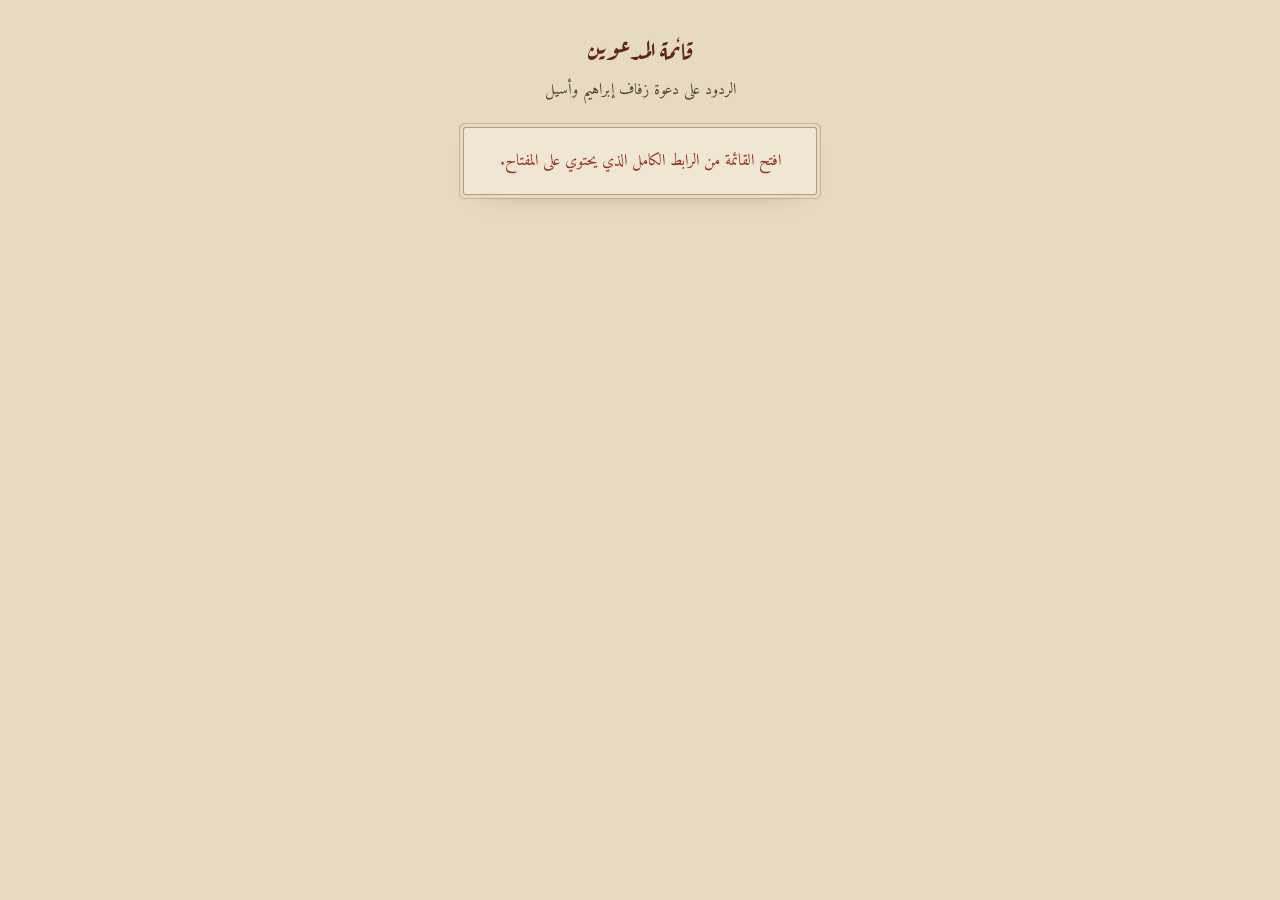
<file: list/index.html>
<!doctype html>
<html lang="ar" dir="rtl">
<head>
<meta charset="utf-8">
<meta name="viewport" content="width=device-width,initial-scale=1,viewport-fit=cover">
<title>قائمة المدعوين — إبراهيم & أسيل</title>
<!-- this page is for the couple, not for guests: keep it out of search -->
<meta name="robots" content="noindex,nofollow">
<link rel="preconnect" href="https://fonts.googleapis.com">
<link rel="preconnect" href="https://fonts.gstatic.com" crossorigin>
<link rel="stylesheet" href="https://fonts.googleapis.com/css2?family=Aref+Ruqaa:wght@400;700&family=Amiri:wght@400;700&display=swap">
<style>
:root{
  --cream:#E6DAC1; --cream-lt:#EFE6D3; --burg:#612618; --pom:#9B2E20;
  --gold:#A88755; --ink:#34281D; --ink-soft:#55442F; --sage:#626455;
  --ease:cubic-bezier(.22,.61,.36,1);
}
*,*::before,*::after{ box-sizing:border-box }
[hidden]{ display:none !important }
body{
  margin:0; padding:1.5rem 1rem;
  font-family:'Amiri',serif; font-size:1rem; line-height:1.9;
  color:var(--ink); background:var(--cream);
}
/* ── one layout, every screen ─────────────────────────────────────
   Nothing here is allowed to depend on how wide the phone is. The tally
   used to be repeat(auto-fit, minmax(...)), which is a grid that decides
   its own column count — so it came out three-and-one on one handset and
   two-by-two on another, and the two did not look like the same page.
   Every vw unit went with it for the same reason: a vw is a fraction of
   the viewport, so it is a difference between devices by definition.
   Fixed column counts, fixed sizes, one column of fixed width.
   ═══════════════════════════════════════════════════════════════════ */
/* 22rem = 352px. Any phone with at least 384px of screen lands exactly
   on that number, so a 13 and a 15 Pro Max render the same pixels rather
   than merely the same arrangement. Narrower handsets than that get the
   space they have — the alternative is a page that runs off the side,
   which is worse than eight pixels of difference. */
.wrap{ width:100%; max-width:22rem; margin-inline:auto }

h1{
  margin:0 0 .2rem; text-align:center; font-family:'Aref Ruqaa',serif;
  font-weight:400; font-size:1.6rem; color:var(--burg);
}
.sub{ margin:0 0 1.4rem; text-align:center;
  font-size:.98rem; color:var(--ink-soft) }

.card{
  background:var(--cream-lt); border-radius:2px;
  box-shadow:0 0 0 1px rgba(97,38,24,.35), 0 0 0 4px var(--cream),
             0 0 0 5px rgba(168,135,85,.45), 0 10px 30px -22px rgba(45,33,25,.6);
  padding:1.1rem;
}

/* ── the state line ──────────────────────────────────────────────── */
.gate{ max-width:26rem; margin-inline:auto; text-align:center }
.msg{ margin:0; color:var(--ink-soft) }
.msg.bad{ color:var(--pom) }
button{
  font:inherit; cursor:pointer; border:0; border-radius:2px;
  background:var(--burg); color:var(--cream-lt);
  min-height:40px; padding:.35rem 1rem;
  transition:background .3s var(--ease);
}
button:hover{ background:#71301E }
button:focus-visible{ outline:2px solid var(--gold); outline-offset:3px }
button[disabled]{ opacity:.6; cursor:default }
.err{ margin:.9rem 0 0; color:var(--pom); font-size:.95rem; min-height:1.4em }

/* ── the tallies ─────────────────────────────────────────────────── */
.tally{
  display:grid; grid-template-columns:repeat(2,1fr);
  gap:.7rem; margin:0 0 1.2rem;
}
.tally div{
  background:var(--cream-lt); border-radius:2px; padding:.8rem .6rem;
  text-align:center; box-shadow:0 0 0 1px rgba(168,135,85,.45);
}
.tally b{ display:block; font-family:'Aref Ruqaa',serif; font-weight:400;
  font-size:1.7rem; line-height:1.3; color:var(--burg) }
.tally i{ font-style:normal; font-size:.88rem; color:var(--ink-soft) }

/* ── the list ────────────────────────────────────────────────────── */
.bar{ display:flex; flex-wrap:wrap; gap:.6rem; align-items:center;
  margin:0 0 .9rem }
.bar button{ width:auto; margin:0; min-height:40px; padding:.35rem 1rem;
  font-size:.94rem }
.bar .ghost{ background:none; color:var(--burg);
  box-shadow:inset 0 0 0 1px rgba(97,38,24,.4) }
.bar .ghost:hover{ background:rgba(97,38,24,.07) }
.spacer{ flex:1 }

/* ── one guest, one card ──────────────────────────────────────────
   This was a six-column table. On a 352px column that table wanted
   433px, so it scrolled sideways inside its own box — and the delete
   button, being the last column, sat off the edge where nobody would
   find it. A row of a table is the wrong shape for a phone. A card
   holds the same five facts, needs no horizontal scrolling, and puts
   the button where the thumb already is.
   ═══════════════════════════════════════════════════════════════════ */
.g{
  display:grid; grid-template-columns:1fr auto; gap:.2rem .5rem;
  align-items:start;
  padding:.75rem 0; border-bottom:1px solid rgba(168,135,85,.4);
}
.g:last-child{ border-bottom:0 }
.g-name{ font-weight:700; color:var(--burg); line-height:1.5 }
.g-act{ grid-row:1 / span 3; align-self:center }
.g-meta{ grid-column:1; font-size:.92rem; color:var(--ink-soft); line-height:1.6 }
.g-meta .yes{ color:var(--burg) }
.g-meta .g-meta .dot{ opacity:.5; margin-inline:.3rem }
.g-note{ grid-column:1; font-size:.92rem; color:var(--ink-soft); line-height:1.6 }
.g-when{ grid-column:1; font-size:.82rem; color:var(--ink-soft); opacity:.75 }

.empty{ padding:2rem 0; text-align:center; color:var(--ink-soft) }

/* ── remove one ──────────────────────────────────────────────────── */
/* Two taps, never one. A single × beside a name is a row deleted by a
   thumb brushing the screen, and there is no undo behind it. */
.x{
  border:0; background:none; cursor:pointer; padding:.3rem .45rem;
  color:var(--sage); font-size:1.05rem; line-height:1; border-radius:2px;
}
.x:hover{ color:var(--pom); background:rgba(155,46,32,.08) }
.confirm{ display:flex; gap:.3rem; align-items:center }
.confirm b{ font-weight:400; font-size:.86rem; color:var(--pom) }
.confirm button{ min-height:0; padding:.22rem .5rem; font-size:.86rem }
.confirm .yes{ background:var(--pom) }
.confirm .no{ background:none; color:var(--ink-soft);
  box-shadow:inset 0 0 0 1px rgba(97,38,24,.3) }

/* ── add one ─────────────────────────────────────────────────────── */
.addwrap{ margin:0 0 1.2rem }
.addwrap > button{ width:100% }
.addform{ margin-top:.8rem }
.addform label{ display:block; margin-top:.7rem; font-size:.9rem; color:var(--ink-soft) }
.addform input, .addform select{
  width:100%; min-height:44px; margin-top:.25rem; padding:.45rem .7rem;
  font:inherit; font-size:1rem; color:var(--ink);
  background:#FFFCF3; border:1px solid rgba(107,93,61,.45); border-radius:2px;
}
.addform input:focus-visible, .addform select:focus-visible{
  outline:2px solid var(--gold); outline-offset:2px }
.addrow{ display:grid; grid-template-columns:1fr 1fr; gap:.6rem }
.lbl{ display:block; margin-top:.7rem; font-size:.9rem; color:var(--ink-soft) }
.step{
  display:grid; grid-template-columns:44px 1fr 44px; align-items:stretch;
  margin-top:.25rem; height:44px;
  background:#FFFCF3; border:1px solid rgba(107,93,61,.45); border-radius:2px;
}
.step button{
  min-height:0; padding:0; border-radius:0; font-size:1.25rem; line-height:1;
  background:none; color:var(--burg);
}
.step button:hover{ background:rgba(97,38,24,.08) }
.step button[disabled]{ opacity:.35 }
.step output{
  display:grid; place-items:center; font-size:1.05rem; color:var(--ink);
  border-inline:1px solid rgba(107,93,61,.3);
}
.step.off{ opacity:.45; pointer-events:none }
.addbtns{ display:flex; gap:.5rem; margin-top:1rem }
.addbtns button{ flex:1 }
.addbtns .cancel{ background:none; color:var(--burg);
  box-shadow:inset 0 0 0 1px rgba(97,38,24,.4) }
</style>
</head>

<body>
<div class="wrap">

  <h1>قائمة المدعوين</h1>
  <p class="sub">الردود على دعوة زفاف إبراهيم وأسيل</p>

  <!-- No form. The link is the credential: /list/#s=<secret>. -->
  <section class="card gate" id="gate">
    <p class="msg" id="msg">جارٍ فتح القائمة…</p>
  </section>

  <!-- ── the list ─────────────────────────────────────────────────── -->
  <section id="list" hidden>
    <div class="tally">
      <div><b id="tYes">٠</b><i>مؤكِّد</i></div>
      <div><b id="tHeads">٠</b><i>إجمالي الأشخاص</i></div>
      <div><b id="tNo">٠</b><i>اعتذار</i></div>
      <div><b id="tAll">٠</b><i>مجموع الردود</i></div>
    </div>

    <!-- for the relative who replies by phone instead of through the card -->
    <div class="addwrap">
      <button type="button" id="addOpen">إضافة ضيف</button>

      <div class="card addform" id="addForm" hidden>
        <label for="aName">الاسم الكامل</label>
        <input id="aName" type="text" maxlength="80" autocomplete="off">

        <div class="addrow">
          <div>
            <label for="aGo">الحضور</label>
            <select id="aGo">
              <option value="yes">نعم</option>
              <option value="no">اعتذار</option>
            </select>
          </div>
          <div>
            <!-- A stepper, not a number field. type="number" accepts ASCII
                 digits only, so an Arabic keyboard types ٣ and the browser
                 throws the keystroke away — the field looks broken and is
                 doing exactly what it was told. Two buttons need no
                 keyboard at all, which is also how the invitation itself
                 asks the same question. -->
            <span class="lbl" id="aNumLbl">عدد الأشخاص</span>
            <div class="step" role="group" aria-labelledby="aNumLbl">
              <button type="button" id="aMinus" aria-label="عدد أقل">−</button>
              <output id="aOut" aria-live="polite">١</output>
              <button type="button" id="aPlus" aria-label="عدد أكثر">+</button>
            </div>
          </div>
        </div>

        <label for="aNote">ملاحظات (اختياري)</label>
        <input id="aNote" type="text" maxlength="200" autocomplete="off">

        <div class="addbtns">
          <button type="button" id="aSave">حفظ</button>
          <button type="button" class="cancel" id="aCancel">إلغاء</button>
        </div>
        <p class="err" id="aErr" role="alert"></p>
      </div>
    </div>

    <div class="card">
      <div class="bar">
        <button type="button" id="refresh">تحديث</button>
        <button type="button" class="ghost" id="csv">تنزيل CSV</button>
        <span class="spacer"></span>
      </div>

      <div id="rows"></div>

      <p class="empty" id="empty" hidden>لا توجد ردود بعد.</p>
      <p class="err" id="err2" role="alert"></p>
    </div>
  </section>

</div>

<!-- one level up: this page lives in /list/, config.js sits at the root
     so the invitation and the list share exactly one copy of it -->
<script src="../config.js?v=3"></script>
<script>
/* ═══════════════════════════════════════════════════════════════════
   The couple's list. Opened by a link and nothing else — no account, no
   password, no form.

   The secret rides in the URL fragment (/list/#s=...) rather than
   the query string on purpose: a fragment is never sent to the server,
   so it stays out of access logs, out of the Referer header on any link
   clicked from here, and out of anything a proxy records.

   Understand the trade: whoever holds the link can read the list. That
   is what "a link that just works" means. It is one long random string
   and it is not written down anywhere in this repo — and if it ever gets
   out, re-run the function in sql/setup.sql with a new value and every
   old link dies at once.

   No framework and no Supabase SDK: one REST call is the whole thing,
   and a page with no build step still works in two years.
   ══════════════════════════════════════════════════════════════════ */
const DB = window.INVITE_DB || {};
const $ = (s) => document.querySelector(s);

const ar = (n) => String(n).replace(/\d/g, (d) => '٠١٢٣٤٥٦٧٨٩'[d]);

const gate = $('#gate'), list = $('#list'), msg = $('#msg'), err2 = $('#err2');

/* Left in the address bar on purpose: clearing it would mean a refresh
   loses the link. It is a bookmark as much as a credential. */
const secret = new URLSearchParams(location.hash.slice(1)).get('s') || '';

function fail(text) {
  gate.hidden = false; list.hidden = true;
  msg.textContent = text; msg.classList.add('bad');
}

let rows = [];

/* Every call is the same shape: a function name, the secret, and
   whatever else it needs. One place to get the headers right. */
function rpc(fn, body) {
  return fetch(`${DB.url.replace(/\/$/, '')}/rest/v1/rpc/${fn}`, {
    method: 'POST',
    /* The old anon key is a JWT and PostgREST reads the role out of it,
       so it goes in Authorization too. The new sb_publishable_ key is not
       a JWT — handing it to Authorization gives PostgREST something it
       cannot parse and the call comes back 401. Both go in apikey; only
       the JWT gets a Bearer. */
    headers: Object.assign(
      { apikey: DB.key, 'Content-Type': 'application/json' },
      /^eyJ/.test(DB.key) ? { Authorization: `Bearer ${DB.key}` } : {},
    ),
    body: JSON.stringify(Object.assign({ pass: secret }, body || {})),
  });
}

async function load() {
  err2.textContent = '';
  try {
    const r = await rpc('guest_list');
    if (!r.ok) {
      /* A rejected secret is the function raising, and PostgREST returns
         a raise as 500 — the same status a database that is genuinely
         down would give. So the status alone cannot tell the two apart;
         the body can. Anything carrying the function's own error is a
         bad link, everything else is a bad moment. */
      let raised = false;
      try { raised = (await r.json()).code === 'P0002'; } catch {}
      fail(raised
        ? 'هذا الرابط غير صالح.'
        : 'تعذّر الوصول إلى القائمة. حاول بعد قليل.');
      return;
    }
    rows = await r.json();
    gate.hidden = true; list.hidden = false;
    paint();
  } catch {
    if (list.hidden) fail('تعذّر الوصول إلى القائمة. تحقّق من الاتصال.');
    else err2.textContent = 'تعذّر التحديث. حاول مرة أخرى.';
  }
}

$('#refresh').addEventListener('click', load);

/* a reply counts as attendance when it starts with نعم — the same test
   the invitation makes when it decides to ask for a headcount */
const coming = (r) => (r.attending || '').startsWith('نعم');

function paint() {
  const yes = rows.filter(coming);
  const heads = yes.reduce((s, r) => s + (r.guests || 0), 0);
  $('#tYes').textContent   = ar(yes.length);
  $('#tHeads').textContent = ar(heads);
  $('#tNo').textContent    = ar(rows.length - yes.length);
  $('#tAll').textContent   = ar(rows.length);

  const body = $('#rows');
  body.textContent = '';
  $('#empty').hidden = rows.length > 0;

  for (const r of rows) {
    const card = document.createElement('div');
    card.className = 'g';

    const name = document.createElement('div');
    name.className = 'g-name';
    name.textContent = r.name || '—';        // textContent, never innerHTML:
    card.appendChild(name);                  // guests type these fields

    card.appendChild(removeCell(r));

    /* One text run, not three spans with margins between them. Split
       across elements the bidi algorithm reordered the separator against
       the numeral and it came out as «نعم٣٠ أشخاص» — the dot reading as
       a zero stuck to the count. Written as a single string it is laid
       out once, in order. */
    const meta = document.createElement('div');
    meta.className = 'g-meta ' + (coming(r) ? 'yes' : 'no');
    const n = r.guests || 0;
    meta.textContent = coming(r)
      ? `نعم، ${ar(n)} ${n === 1 ? 'شخص' : n === 2 ? 'شخصان' : 'أشخاص'}`
      : 'اعتذار';
    card.appendChild(meta);

    if (r.note) {
      const note = document.createElement('div');
      note.className = 'g-note';
      note.textContent = r.note;
      card.appendChild(note);
    }

    const w = document.createElement('div');
    w.className = 'g-when';
    w.textContent = when(r.created_at);
    card.appendChild(w);

    body.appendChild(card);
  }
}

/* Two taps to delete, and the second one only appears after the first.
   A bare × next to a name is a row lost to a thumb brushing the screen,
   and nothing behind it can put the row back. */
function removeCell(r) {
  const td = document.createElement('div');
  td.className = 'g-act';

  const ask = document.createElement('button');
  ask.type = 'button'; ask.className = 'x'; ask.textContent = '✕';
  ask.setAttribute('aria-label', `حذف ${r.name || ''}`);

  ask.addEventListener('click', () => {
    td.textContent = '';
    const box = document.createElement('div');
    box.className = 'confirm';

    const q = document.createElement('b'); q.textContent = 'حذف؟';
    const yes = document.createElement('button');
    yes.type = 'button'; yes.className = 'yes'; yes.textContent = 'نعم';
    const no = document.createElement('button');
    no.type = 'button'; no.className = 'no'; no.textContent = 'لا';

    no.addEventListener('click', () => { td.textContent = ''; td.appendChild(ask); });
    yes.addEventListener('click', async () => {
      yes.disabled = no.disabled = true;
      try {
        const res = await rpc('guest_remove', { p_id: r.id });
        if (!res.ok) throw new Error(res.status);
        await load();
      } catch {
        err2.textContent = 'تعذّر الحذف. حاول مرة أخرى.';
        td.textContent = ''; td.appendChild(ask);
      }
    });

    box.append(q, yes, no);
    td.appendChild(box);
  });

  td.appendChild(ask);
  return td;
}

function when(iso) {
  if (!iso) return '';
  try {
    return new Intl.DateTimeFormat('ar-JO', {
      dateStyle: 'short', timeStyle: 'short', timeZone: 'Asia/Amman',
    }).format(new Date(iso));
  } catch { return iso.slice(0, 16).replace('T', ' '); }
}

/* ── CSV ─────────────────────────────────────────────────────────── */
$('#csv').addEventListener('click', () => {
  const esc = (v) => `"${String(v ?? '').replace(/"/g, '""')}"`;
  const lines = [['الاسم', 'الحضور', 'العدد', 'ملاحظات', 'وصل في'].map(esc).join(',')];
  for (const r of rows) {
    lines.push([r.name, coming(r) ? 'نعم' : 'اعتذار',
                coming(r) ? (r.guests || 0) : '', r.note || '',
                when(r.created_at)].map(esc).join(','));
  }
  /* the BOM is what makes Excel open Arabic as Arabic instead of mojibake */
  const blob = new Blob(['\ufeff' + lines.join('\r\n')], { type: 'text/csv;charset=utf-8' });
  const a = document.createElement('a');
  a.href = URL.createObjectURL(blob);
  a.download = 'rsvp.csv';
  a.click();
  URL.revokeObjectURL(a.href);
});

/* ── add a guest ─────────────────────────────────────────────────── */
const addForm = $('#addForm'), addOpen = $('#addOpen'), aErr = $('#aErr');

const showAdd = (on) => {
  addForm.hidden = !on;
  addOpen.hidden = on;
  if (on) { aErr.textContent = ''; $('#aName').focus(); }
};
addOpen.addEventListener('click', () => showAdd(true));
$('#aCancel').addEventListener('click', () => { clearAdd(); showAdd(false); });

/* the headcount lives here, not in a field, so nothing a keyboard does
   can put a value in it that the database would refuse */
let aCount = 1;
const MAX = 10;

function setCount(n) {
  aCount = Math.min(MAX, Math.max(1, n));
  $('#aOut').textContent = ar(aCount);
  $('#aMinus').disabled = aCount === 1;
  $('#aPlus').disabled  = aCount === MAX;
}
$('#aMinus').addEventListener('click', () => setCount(aCount - 1));
$('#aPlus') .addEventListener('click', () => setCount(aCount + 1));

function clearAdd() {
  $('#aName').value = ''; $('#aNote').value = '';
  $('#aGo').value = 'yes';
  setCount(1);
  goneChanged();
}

/* the same two strings the invitation writes, so a hand-added guest and
   a self-replied one are the same kind of row and coming() reads both */
const YES = 'نعم، بكل سرور';
const NO  = 'للأسف لن أتمكن من الحضور';

$('#aSave').addEventListener('click', async () => {
  const name = $('#aName').value.trim();
  if (!name) { aErr.textContent = 'يرجى كتابة الاسم.'; $('#aName').focus(); return; }

  const going = $('#aGo').value === 'yes';
  const n = aCount;

  const btn = $('#aSave');
  btn.disabled = true; btn.textContent = 'جارٍ الحفظ…';
  aErr.textContent = '';
  try {
    const res = await rpc('guest_add', {
      p_name: name,
      p_attending: going ? YES : NO,
      p_guests: going ? n : 0,
      p_note: $('#aNote').value.trim() || null,
    });
    if (!res.ok) throw new Error(res.status);
    clearAdd(); showAdd(false);
    await load();
  } catch {
    aErr.textContent = 'تعذّر الحفظ. حاول مرة أخرى.';
  } finally {
    btn.disabled = false; btn.textContent = 'حفظ';
  }
});

/* the headcount only means something for someone who is coming */
function goneChanged() {
  const going = $('#aGo').value === 'yes';
  $('#aOut').closest('.step').classList.toggle('off', !going);
}
$('#aGo').addEventListener('change', goneChanged);
setCount(1);

/* ── go ──────────────────────────────────────────────────────────── */
if (!DB.url || !DB.key) {
  fail('config.js لم يُملأ بعد — أضف رابط المشروع والمفتاح العام.');
} else if (!secret) {
  fail('افتح القائمة من الرابط الكامل الذي يحتوي على المفتاح.');
} else {
  load();
}
</script>
</body>
</html>
</file>
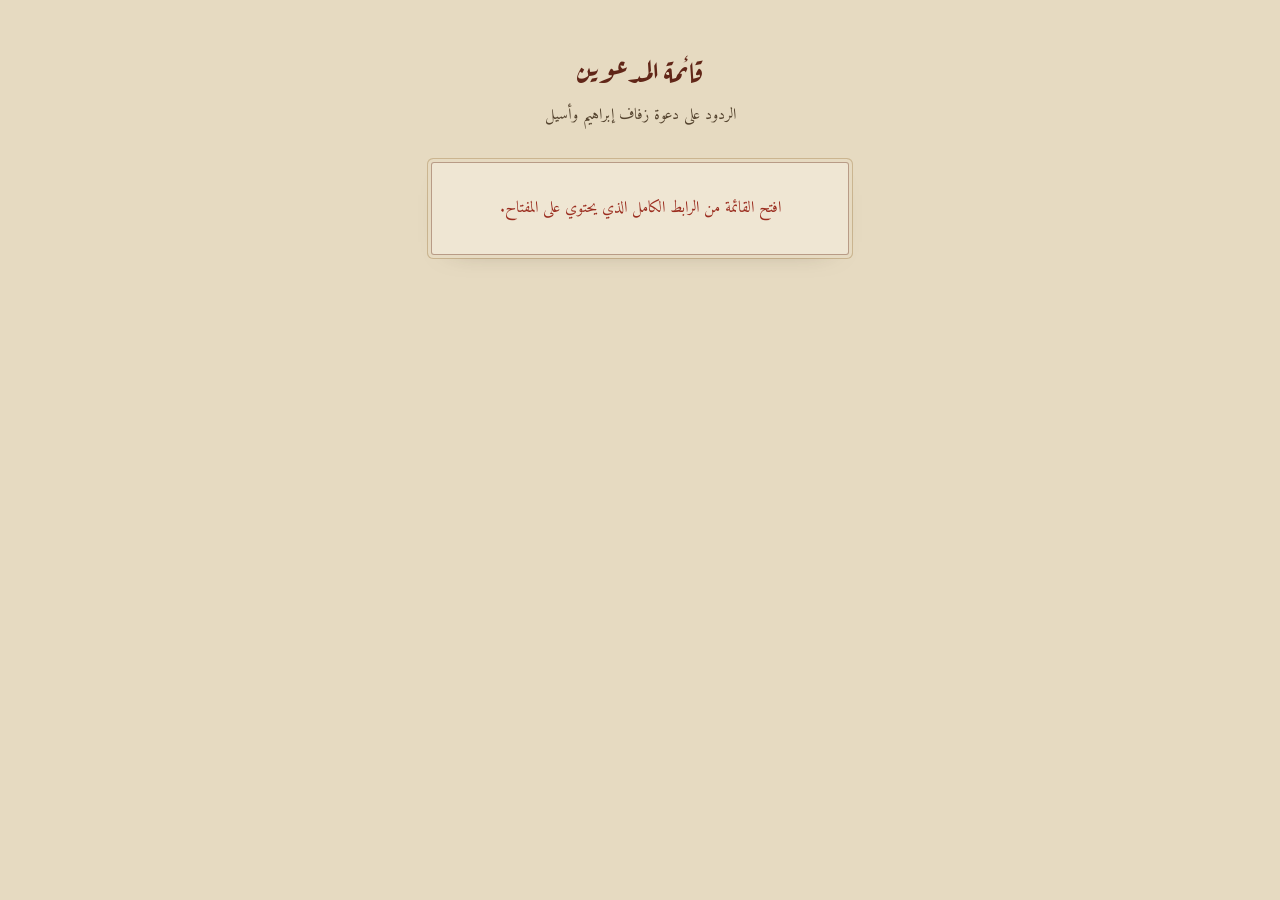
<file: guests.html>
<!doctype html>
<html lang="ar" dir="rtl">
<head>
<meta charset="utf-8">
<meta name="viewport" content="width=device-width,initial-scale=1,viewport-fit=cover">
<title>قائمة المدعوين — إبراهيم & أسيل</title>
<!-- this page is for the couple, not for guests: keep it out of search -->
<meta name="robots" content="noindex,nofollow">
<link rel="preconnect" href="https://fonts.googleapis.com">
<link rel="preconnect" href="https://fonts.gstatic.com" crossorigin>
<link rel="stylesheet" href="https://fonts.googleapis.com/css2?family=Aref+Ruqaa:wght@400;700&family=Amiri:wght@400;700&display=swap">
<style>
:root{
  --cream:#E6DAC1; --cream-lt:#EFE6D3; --burg:#612618; --pom:#9B2E20;
  --gold:#A88755; --ink:#34281D; --ink-soft:#55442F; --sage:#626455;
  --ease:cubic-bezier(.22,.61,.36,1);
}
*,*::before,*::after{ box-sizing:border-box }
[hidden]{ display:none !important }
body{
  margin:0; padding:clamp(1rem,4vw,2.5rem) clamp(.8rem,4vw,2rem);
  font-family:'Amiri',serif; font-size:1rem; line-height:1.9;
  color:var(--ink); background:var(--cream);
}
.wrap{ max-width:56rem; margin-inline:auto }

h1{
  margin:0 0 .2rem; text-align:center; font-family:'Aref Ruqaa',serif;
  font-weight:400; font-size:clamp(1.4rem,6vw,1.9rem); color:var(--burg);
}
.sub{ margin:0 0 clamp(1.2rem,5vw,2rem); text-align:center;
  font-size:.98rem; color:var(--ink-soft) }

.card{
  background:var(--cream-lt); border-radius:2px;
  box-shadow:0 0 0 1px rgba(97,38,24,.35), 0 0 0 4px var(--cream),
             0 0 0 5px rgba(168,135,85,.45), 0 10px 30px -22px rgba(45,33,25,.6);
  padding:clamp(1.1rem,4.4vw,1.9rem);
}

/* ── the state line ──────────────────────────────────────────────── */
.gate{ max-width:26rem; margin-inline:auto; text-align:center }
.msg{ margin:0; color:var(--ink-soft) }
.msg.bad{ color:var(--pom) }
button{
  font:inherit; cursor:pointer; border:0; border-radius:2px;
  background:var(--burg); color:var(--cream-lt);
  min-height:40px; padding:.35rem 1rem;
  transition:background .3s var(--ease);
}
button:hover{ background:#71301E }
button:focus-visible{ outline:2px solid var(--gold); outline-offset:3px }
button[disabled]{ opacity:.6; cursor:default }
.err{ margin:.9rem 0 0; color:var(--pom); font-size:.95rem; min-height:1.4em }

/* ── the tallies ─────────────────────────────────────────────────── */
.tally{
  display:grid; grid-template-columns:repeat(auto-fit,minmax(7.5rem,1fr));
  gap:.7rem; margin:0 0 clamp(1rem,4vw,1.5rem);
}
.tally div{
  background:var(--cream-lt); border-radius:2px; padding:.8rem .6rem;
  text-align:center; box-shadow:0 0 0 1px rgba(168,135,85,.45);
}
.tally b{ display:block; font-family:'Aref Ruqaa',serif; font-weight:400;
  font-size:1.7rem; line-height:1.3; color:var(--burg) }
.tally i{ font-style:normal; font-size:.88rem; color:var(--ink-soft) }

/* ── the list ────────────────────────────────────────────────────── */
.bar{ display:flex; flex-wrap:wrap; gap:.6rem; align-items:center;
  margin:0 0 .9rem }
.bar button{ width:auto; margin:0; min-height:40px; padding:.35rem 1rem;
  font-size:.94rem }
.bar .ghost{ background:none; color:var(--burg);
  box-shadow:inset 0 0 0 1px rgba(97,38,24,.4) }
.bar .ghost:hover{ background:rgba(97,38,24,.07) }
.spacer{ flex:1 }

.scroll{ overflow-x:auto }
table{ width:100%; border-collapse:collapse; font-size:.96rem }
th,td{ padding:.6rem .7rem; text-align:start; vertical-align:top;
  border-bottom:1px solid rgba(168,135,85,.4) }
th{ font-weight:700; color:var(--burg); white-space:nowrap;
  border-bottom-width:2px }
tbody tr:last-child td{ border-bottom:0 }
td.num{ font-variant-numeric:tabular-nums; white-space:nowrap }
td.when{ color:var(--ink-soft); font-size:.88rem; white-space:nowrap }
.no{ color:var(--sage) }
.note{ color:var(--ink-soft); max-width:22rem }
.empty{ padding:2rem 0; text-align:center; color:var(--ink-soft) }
</style>
</head>

<body>
<div class="wrap">

  <h1>قائمة المدعوين</h1>
  <p class="sub">الردود على دعوة زفاف إبراهيم وأسيل</p>

  <!-- No form. The link is the credential: guests.html#s=<secret>. -->
  <section class="card gate" id="gate">
    <p class="msg" id="msg">جارٍ فتح القائمة…</p>
  </section>

  <!-- ── the list ─────────────────────────────────────────────────── -->
  <section id="list" hidden>
    <div class="tally">
      <div><b id="tYes">٠</b><i>مؤكِّد</i></div>
      <div><b id="tHeads">٠</b><i>إجمالي الأشخاص</i></div>
      <div><b id="tNo">٠</b><i>اعتذار</i></div>
      <div><b id="tAll">٠</b><i>مجموع الردود</i></div>
    </div>

    <div class="card">
      <div class="bar">
        <button type="button" id="refresh">تحديث</button>
        <button type="button" class="ghost" id="csv">تنزيل CSV</button>
        <span class="spacer"></span>
      </div>

      <div class="scroll">
        <table>
          <thead>
            <tr>
              <th>الاسم</th>
              <th>الحضور</th>
              <th>العدد</th>
              <th>ملاحظات</th>
              <th>وصل في</th>
            </tr>
          </thead>
          <tbody id="rows"></tbody>
        </table>
      </div>
      <p class="empty" id="empty" hidden>لا توجد ردود بعد.</p>
      <p class="err" id="err2" role="alert"></p>
    </div>
  </section>

</div>

<script src="config.js?v=3"></script>
<script>
/* ═══════════════════════════════════════════════════════════════════
   The couple's list. Opened by a link and nothing else — no account, no
   password, no form.

   The secret rides in the URL fragment (guests.html#s=...) rather than
   the query string on purpose: a fragment is never sent to the server,
   so it stays out of access logs, out of the Referer header on any link
   clicked from here, and out of anything a proxy records.

   Understand the trade: whoever holds the link can read the list. That
   is what "a link that just works" means. It is one long random string
   and it is not written down anywhere in this repo — and if it ever gets
   out, re-run the function in sql/setup.sql with a new value and every
   old link dies at once.

   No framework and no Supabase SDK: one REST call is the whole thing,
   and a page with no build step still works in two years.
   ══════════════════════════════════════════════════════════════════ */
const DB = window.INVITE_DB || {};
const $ = (s) => document.querySelector(s);

const ar = (n) => String(n).replace(/\d/g, (d) => '٠١٢٣٤٥٦٧٨٩'[d]);

const gate = $('#gate'), list = $('#list'), msg = $('#msg'), err2 = $('#err2');

/* Left in the address bar on purpose: clearing it would mean a refresh
   loses the link. It is a bookmark as much as a credential. */
const secret = new URLSearchParams(location.hash.slice(1)).get('s') || '';

function fail(text) {
  gate.hidden = false; list.hidden = true;
  msg.textContent = text; msg.classList.add('bad');
}

let rows = [];

async function load() {
  err2.textContent = '';
  try {
    const r = await fetch(`${DB.url.replace(/\/$/, '')}/rest/v1/rpc/guest_list`, {
      method: 'POST',
      /* The old anon key is a JWT and PostgREST reads the role out of it,
         so it goes in Authorization too. The new sb_publishable_ key is
         not a JWT — handing it to Authorization gives PostgREST something
         it cannot parse and the call comes back 401. Both go in apikey;
         only the JWT gets a Bearer. */
      headers: Object.assign(
        { apikey: DB.key, 'Content-Type': 'application/json' },
        /^eyJ/.test(DB.key) ? { Authorization: `Bearer ${DB.key}` } : {},
      ),
      body: JSON.stringify({ pass: secret }),
    });
    if (!r.ok) {
      /* A rejected secret is the function raising, and PostgREST returns
         a raise as 500 — the same status a database that is genuinely
         down would give. So the status alone cannot tell the two apart;
         the body can. Anything carrying the function's own error is a
         bad link, everything else is a bad moment. */
      let raised = false;
      try { raised = (await r.json()).code === 'P0002'; } catch {}
      fail(raised
        ? 'هذا الرابط غير صالح.'
        : 'تعذّر الوصول إلى القائمة. حاول بعد قليل.');
      return;
    }
    rows = await r.json();
    gate.hidden = true; list.hidden = false;
    paint();
  } catch {
    if (list.hidden) fail('تعذّر الوصول إلى القائمة. تحقّق من الاتصال.');
    else err2.textContent = 'تعذّر التحديث. حاول مرة أخرى.';
  }
}

$('#refresh').addEventListener('click', load);

/* a reply counts as attendance when it starts with نعم — the same test
   the invitation makes when it decides to ask for a headcount */
const coming = (r) => (r.attending || '').startsWith('نعم');

function paint() {
  const yes = rows.filter(coming);
  const heads = yes.reduce((s, r) => s + (r.guests || 0), 0);
  $('#tYes').textContent   = ar(yes.length);
  $('#tHeads').textContent = ar(heads);
  $('#tNo').textContent    = ar(rows.length - yes.length);
  $('#tAll').textContent   = ar(rows.length);

  const body = $('#rows');
  body.textContent = '';
  $('#empty').hidden = rows.length > 0;

  for (const r of rows) {
    const tr = document.createElement('tr');
    const add = (text, cls) => {
      const td = document.createElement('td');
      if (cls) td.className = cls;
      td.textContent = text;          // textContent, never innerHTML: the
      tr.appendChild(td);             // name and note are typed by guests
    };
    add(r.name || '—');
    add(coming(r) ? 'نعم' : 'اعتذار', coming(r) ? '' : 'no');
    add(coming(r) ? ar(r.guests || 0) : '—', 'num');
    add(r.note || '', 'note');
    add(when(r.created_at), 'when');
    body.appendChild(tr);
  }
}

function when(iso) {
  if (!iso) return '';
  try {
    return new Intl.DateTimeFormat('ar-JO', {
      dateStyle: 'short', timeStyle: 'short', timeZone: 'Asia/Amman',
    }).format(new Date(iso));
  } catch { return iso.slice(0, 16).replace('T', ' '); }
}

/* ── CSV ─────────────────────────────────────────────────────────── */
$('#csv').addEventListener('click', () => {
  const esc = (v) => `"${String(v ?? '').replace(/"/g, '""')}"`;
  const lines = [['الاسم', 'الحضور', 'العدد', 'ملاحظات', 'وصل في'].map(esc).join(',')];
  for (const r of rows) {
    lines.push([r.name, coming(r) ? 'نعم' : 'اعتذار',
                coming(r) ? (r.guests || 0) : '', r.note || '',
                when(r.created_at)].map(esc).join(','));
  }
  /* the BOM is what makes Excel open Arabic as Arabic instead of mojibake */
  const blob = new Blob(['\ufeff' + lines.join('\r\n')], { type: 'text/csv;charset=utf-8' });
  const a = document.createElement('a');
  a.href = URL.createObjectURL(blob);
  a.download = 'rsvp.csv';
  a.click();
  URL.revokeObjectURL(a.href);
});

/* ── go ──────────────────────────────────────────────────────────── */
if (!DB.url || !DB.key) {
  fail('config.js لم يُملأ بعد — أضف رابط المشروع والمفتاح العام.');
} else if (!secret) {
  fail('افتح القائمة من الرابط الكامل الذي يحتوي على المفتاح.');
} else {
  load();
}
</script>
</body>
</html>
</file>
<file: style.css>
@charset "UTF-8";
/* ═══════════════════════════════════════════════════════════════════
   أسيل & إبراهيم — 25 · 09 · 2026
   An antique Arabic wedding card, printed on aged paper and then
   very quietly animated.  Mobile first; everything is drawn, nothing
   is downloaded but the four typefaces.
   ═══════════════════════════════════════════════════════════════════ */

:root{
  /* the bride's palette, unmixed */
  --cream    : #E6DAC1;
  --cream-lt : #EFE6D3;
  --cream-dk : #DCC197;
  --burg     : #612618;
  --pom      : #9B2E20;
  --navy     : #14253A;
  --sage     : #626455;
  --olive    : #6B5D3D;
  --gold     : #A88755;
  --walnut   : #2D2119;
  /* two derived tints — a deeper leaf and a lit one, so foliage has depth */
  --sage-dk  : #454C3C;
  --sage-lt  : #7C8467;

  --ink      : #34281D;
  --ink-soft : #55442F;

  --f-disp: 'Aref Ruqaa Ink','Aref Ruqaa',"Amiri",serif;
  --f-head: 'Aref Ruqaa','Amiri',serif;
  --f-body: 'Amiri',"Times New Roman",serif;
  --f-lat : 'Cormorant Garamond',Georgia,serif;

  --fw: 24px;                 /* the running border band's thickness */
  --ctl: 48px;                /* one height for every control on the page */
  --edge: 0 0 0 1px rgba(107,93,61,.45) inset;
  --card: 34rem;              /* the printed card never grows past this */
  --ease: cubic-bezier(.22,.61,.36,1);
}

*,*::before,*::after{ box-sizing:border-box }

/* Any `display` declaration outranks the user-agent's [hidden] rule, so a
   hidden .btn would still be laid out. This has to win. */
[hidden]{ display:none !important }

html{ -webkit-text-size-adjust:100%; scroll-behavior:smooth }
@media (prefers-reduced-motion:reduce){ html{ scroll-behavior:auto } }

body{
  margin:0;
  font-family:var(--f-body);
  font-size:clamp(1rem,3.7vw,1.075rem);
  line-height:2;
  color:var(--ink);
  background:var(--cream);
  overflow-x:hidden;
  /* the parchment is never one flat colour: a few very wide, very weak
     washes make it read as a sheet rather than a swatch */
  background-image:
    radial-gradient(120% 80% at 18% 8%,  rgba(255,252,244,.55), transparent 60%),
    radial-gradient(100% 70% at 88% 42%, rgba(168,135,85,.13),  transparent 62%),
    radial-gradient(90%  60% at 30% 96%, rgba(109,86,52,.12),   transparent 66%);
}
.is-sealed body{ overflow:hidden; height:100dvh }

img,svg{ max-width:100%; display:block }

/* ── paper: fibres, grain and an aged edge ──────────────────────────
   One tiled turbulence for the grain and a second, coarser one pulled
   sideways for the fibres. soft-light so the same two layers texture
   the parchment and the navy plate alike. */
.grain,.vignette,.motes{ position:fixed; inset:0; pointer-events:none; z-index:70 }
.grain{
  mix-blend-mode:soft-light; opacity:.5;
  background-image:
    url("data:image/svg+xml,%3Csvg xmlns='http://www.w3.org/2000/svg' width='170' height='170'%3E%3Cfilter id='n'%3E%3CfeTurbulence type='fractalNoise' baseFrequency='.86' numOctaves='4' stitchTiles='stitch'/%3E%3C/filter%3E%3Crect width='170' height='170' filter='url(%23n)'/%3E%3C/svg%3E"),
    url("data:image/svg+xml,%3Csvg xmlns='http://www.w3.org/2000/svg' width='420' height='420'%3E%3Cfilter id='f'%3E%3CfeTurbulence type='fractalNoise' baseFrequency='.014 .5' numOctaves='3' stitchTiles='stitch'/%3E%3C/filter%3E%3Crect width='420' height='420' filter='url(%23f)' opacity='.55'/%3E%3C/svg%3E");
  background-size:170px 170px,420px 420px;
}
.vignette{
  z-index:69; mix-blend-mode:multiply; opacity:.5;
  background:radial-gradient(130% 96% at 50% 42%,transparent 52%,rgba(93,66,38,.34) 100%);
}
/* above the cover as well, so the handful thrown up when the card
   opens is actually visible while it is happening */
.motes{ z-index:95; width:100%; height:100% }

/* ═══ THE ORNAMENTAL FRAME ═══════════════════════════════════════════
   Four strips of a tiling motif plus four corner blocks, each block
   exactly as wide as the band it terminates so the motif meets it
   without a jog. The strips carry no viewBox, so one SVG user unit is
   one CSS pixel and the pattern tiles at its declared size. */
.frm{ position:absolute; inset:0; pointer-events:none; z-index:1 }
.fe,.fc{ position:absolute; display:block; overflow:hidden }
/* An <svg> carries a UA width:100%, so left+right over-constrain it —
   and in an RTL document it is `left` that gets dropped, which slides the
   whole band off the edge of the card. Size the strips outright instead. */
.ft,.fb{ left:var(--fw); width:calc(100% - var(--fw) * 2); height:var(--fw) }
.fl,.fr{ top:var(--fw); height:calc(100% - var(--fw) * 2); width:var(--fw) }
.ft{ top:0 } .fb{ bottom:0; transform:scaleY(-1) }
.fl{ left:0 } .fr{ right:0; transform:scaleX(-1) }
.fc{ width:var(--fw); height:var(--fw) }
.fc1{ top:0; left:0 } .fc2{ top:0; right:0 }
.fc3{ bottom:0; left:0 } .fc4{ bottom:0; right:0 }

/* the hairlines that box the band in, drawn with rings rather than
   four more elements */
.frm::before,.frm::after{ content:''; position:absolute; pointer-events:none }
.frm::before{ inset:1px; box-shadow:0 0 0 1px var(--burg) inset }
.frm::after{
  inset:calc(var(--fw) - 1px);
  box-shadow:0 0 0 1px var(--sage) inset, 0 0 0 4px rgba(97,38,24,.24) inset;
}

/* ═══ THE PLATES — how every drawn thing is coloured ═════════════════ */
.lf{ fill:var(--sage-lt); stroke:var(--sage-dk); stroke-width:.9; stroke-linejoin:round }
.vein{ stroke:var(--sage-dk); stroke-width:.55; opacity:.75 }
.pg-body{ fill:var(--pom); stroke:#4E1A10; stroke-width:1 }
.pg-crown{ fill:var(--olive); stroke:#3E3320; stroke-width:.8; stroke-linejoin:round }
.pg-lit{ stroke:#D9694F; stroke-width:1.8; stroke-linecap:round; opacity:.7 }
.pg-seam{ stroke:#5A1C12; stroke-width:.8; opacity:.5 }
.fl-petals{ fill:var(--pom); stroke:#4E1A10; stroke-width:.7 }
.fl-eye{ fill:var(--gold); stroke:#4E1A10; stroke-width:.5 }
.tl-cup{ fill:var(--pom); stroke:#4E1A10; stroke-width:.8 }
.tl-in{ fill:var(--cream-lt); stroke:none; opacity:.5 }
.tl-stem{ stroke:var(--sage-dk); stroke-width:.9 }
.tl-leaf{ fill:var(--sage); stroke:var(--sage-dk); stroke-width:.6 }
.bd-vine{ stroke:var(--sage); stroke-width:1.1; opacity:.9 }
.bd-lf{ fill:var(--sage); stroke:var(--sage-dk); stroke-width:.55 }
.bd-fl{ transform-box:fill-box }
.lat{ stroke:var(--burg); stroke-width:.5; opacity:.4 }
.sbd use{ fill:none; stroke:var(--burg); stroke-width:.85; opacity:.62 }
.sbd-eye{ fill:var(--pom); opacity:.85 }
.cn-star{ stroke:var(--burg); stroke-width:.9 }
.cn-star2{ stroke:var(--gold); stroke-width:.8 }
.cn-fl{ transform-box:fill-box }
.cn-tick{ stroke:var(--gold); stroke-width:.9; stroke-linecap:round }
.cn-eye{ fill:var(--pom) }
.dv-rule,.amp-rule{ stroke:var(--gold); stroke-width:1; opacity:.85 }

.bd-body{ fill:#C9A46A; stroke:#4A3722; stroke-width:1 }
.bd-tail{ fill:#B08A55; stroke:#4A3722; stroke-width:1; stroke-linejoin:round }
.bd-wing{ fill:#9C7A49; stroke:#4A3722; stroke-width:.9 }
.bd-wing2{ stroke:#4A3722; stroke-width:.7; opacity:.7 }
.bd-beak{ fill:#6B5233; stroke:#4A3722; stroke-width:.6 }
.bd-eye{ fill:#2A1F14 }
.bd-leg{ stroke:#6B5233; stroke-width:1.2; stroke-linecap:round }

/* the couple. Warm outlines throughout — a dark suit on a navy field
   would otherwise be a hole in the plate rather than a figure. */
.fg-skin{ fill:#D9B88A; stroke:#5A4530; stroke-width:1.4 }
.fg-hair{ fill:#3A2A1B; stroke:#241A11; stroke-width:1 }
.fg-suit{ fill:#241C14; stroke:#9A7C4E; stroke-width:1.6; stroke-linejoin:round }
.fg-shoe{ fill:#241C14; stroke:#9A7C4E; stroke-width:1.2 }
.fg-shirt{ fill:var(--cream-lt); stroke:#5A4530; stroke-width:1 }
.fg-lapel{ stroke:#9A7C4E; stroke-width:1.1; opacity:.8 }
.fg-tie{ fill:var(--pom); stroke:#4E1A10; stroke-width:.9 }
.fg-gown{ fill:#F2EADA; stroke:#8A7350; stroke-width:1.4; stroke-linejoin:round }
.fg-veil{ fill:var(--cream); opacity:.4; stroke:#B9A277; stroke-width:1 }
.fg-sash{ fill:var(--pom); stroke:#4E1A10; stroke-width:.9 }

.md-out{ fill:none; stroke:var(--gold); stroke-width:1.6 }
.md-mid{ fill:var(--pom); stroke:#4E1A10; stroke-width:1 }
.md-dia{ fill:none; stroke:var(--cream); stroke-width:1.2; opacity:.8 }
.md-core{ fill:var(--cream-dk); stroke:#4E1A10; stroke-width:.8 }

/* ═══ SECTIONS ══════════════════════════════════════════════════════ */
/* the sections each carry their own framed card with generous padding
   inside it, so the air BETWEEN them can be much tighter than it was —
   two 6rem paddings meeting was putting a hundred pixels of nothing
   between one plate and the next */
.sec{ position:relative; padding:clamp(1.4rem,5vw,2.6rem) clamp(.9rem,4vw,2rem) }
/* a short bottom padding on purpose: the fold has to land INSIDE the
   next section, because a first screen that ends on clean paper is a
   first screen people think is the whole page */
.sec--hero{ padding-top:clamp(1rem,4vw,1.8rem); padding-bottom:clamp(.4rem,1.6vw,1rem);
  perspective:1500px }

.sheet,.plate{
  position:relative; width:100%; max-width:var(--card); margin-inline:auto;
  background:
    radial-gradient(120% 90% at 50% 0%,rgba(255,250,238,.7),transparent 58%),
    linear-gradient(180deg,var(--cream-lt),var(--cream) 62%,#E2D4B7);
  /* an aged edge, not a drop shadow: the paper is darker where it has
     been handled, and it barely lifts off the page at all */
  box-shadow:
    0 0 0 1px rgba(97,38,24,.5),
    0 1px 2px rgba(45,33,25,.18),
    0 14px 34px -22px rgba(45,33,25,.5),
    0 0 46px -14px rgba(139,106,64,.34) inset;
  transition:transform .3s var(--ease);
}
.sheet-in,.plate-in{
  position:relative; z-index:2;
  padding:calc(var(--fw) + clamp(1rem,4.4vw,1.7rem));
  text-align:center;
}

/* ── the cusped arch and its lattice spandrels ──────────────────── */
.arch-wrap{ position:absolute; top:var(--fw); left:var(--fw); right:var(--fw); z-index:0 }
.arch-art{ width:100%; aspect-ratio:306/203; display:block }
.arch-lat{ opacity:.9 }
.arch-line{ stroke:var(--burg); stroke-width:2.1; stroke-linejoin:round }
.arch-line--in{ stroke:var(--pom); stroke-width:.9; opacity:.6 }

/* ── the hero type ─────────────────────────────────────────────── */
.hero-phrase{
  /* a percentage margin resolves against the container's WIDTH, which is
     also what sets the arch's height — so this one number keeps the line
     sitting in the open part of the arch at every size */
  margin:40% auto 0; max-width:26ch;
  font-family:var(--f-body);
  font-size:clamp(1.1rem,4.6vw,1.3rem); line-height:2.2;
  color:var(--burg);
}
/* the date block used to sit under the names and hold them off the
   frame. With it gone the second name landed 24px from the border —
   flush enough to read as a mistake. Text sits optically high, so the
   bottom gap wants to be a little larger than the one above. */
.names{ margin:clamp(1.9rem,7vw,2.8rem) 0 clamp(.9rem,3.4vw,1.4rem); font-weight:400 }
.names .nm{
  display:block; font-family:var(--f-disp);
  font-size:clamp(2.15rem,10.4vw,3.5rem);
  line-height:1.5; color:var(--burg);
  /* the ink of a letterpress name sits a hair proud of the paper */
  text-shadow:0 1px 0 rgba(255,247,232,.55);
}
.amp{ display:block; position:relative; margin:.15rem 0 .1rem }
.amp-art{ width:min(64%,15rem); margin-inline:auto; height:auto }
.amp em{
  position:absolute; inset:0; display:grid; place-items:center;
  font-family:var(--f-lat); font-style:normal; font-size:1.35rem;
  color:var(--gold); opacity:0;
}
/* ── the rail in the gutter ────────────────────────────────────────
   The column between the border band and the text is the only part of
   the card that is not spoken for, and it runs the height of the names —
   which is where the eye already is. A rail, a pomegranate falling down
   it, and three chevrons cascading after. Solid, not dashed, and big
   enough to be seen rather than found.
   ═══════════════════════════════════════════════════════════════════ */
.rail{
  /* down in the gutter beside the date and the venue, where the column
     is widest and nothing is competing for it — and small, because at
     this size it is a hint sitting in the margin, not an illustration */
  position:absolute; inset-inline-start:calc(var(--fw) + 1.5rem); top:74%;
  width:32px; pointer-events:none; z-index:2;
}
.rail-hand{ display:block; animation:swipe 2.8s var(--ease) infinite }
.rail-hand img{ width:100%; height:auto; display:block }

/* The stroke runs UP, because that is the finger's direction when a
   page goes down — a hand drawing downwards is the gesture for scrolling
   back to the top, which is the opposite of what is being asked. It
   arrives low, presses, draws up, lifts away, and returns unseen. The
   dwell at the end keeps a loop from reading as a twitch. */
@keyframes swipe{
  0%      { transform:translateY(19px) scale(.92); opacity:0 }
  10%     { transform:translateY(19px) scale(1);   opacity:1 }
  20%     { transform:translateY(20px) scale(.97); opacity:1 }
  52%     { transform:translateY(0)    scale(1);   opacity:1 }
  68%     { transform:translateY(-6px) scale(.98); opacity:0 }
  100%    { transform:translateY(19px) scale(.92); opacity:0 }
}
.has-scrolled .rail{ opacity:0; transition:opacity .9s var(--ease) }

/* ── the scroll cue ────────────────────────────────────────────────
   Plain on purpose. The rail up in the gutter already carries the motif
   and the movement; down here the words do the work and one chevron says
   which way, with a nudge small enough to notice and not to watch.
   ═══════════════════════════════════════════════════════════════════ */
.cue{
  display:grid; justify-items:center; gap:.3rem;
  /* it lives inside the card now, under the names, so the space above it
     is the card's own rhythm rather than a gap between two blocks */
  width:max-content; margin:clamp(1.5rem,6vw,2.3rem) auto 0;
  padding:.5rem 1.2rem;               /* keeps the target well over 44px */
  text-decoration:none;
}
.cue-txt{
  font-family:var(--f-body); font-size:1.02rem; letter-spacing:.02em;
  color:var(--burg); transition:color .4s var(--ease);
  /* a breath, in step with the chevron beneath it — enough to catch the
     eye, not enough to ask to be watched */
  animation:cueBreathe 2.4s var(--ease) infinite;
}
@keyframes cueBreathe{
  0%,68%,100%{ opacity:.78; transform:translateY(0) }
  84%        { opacity:1;   transform:translateY(2px) }
}
.has-scrolled .cue-txt{ animation:none; opacity:.78 }
.cue-art{ width:26px; height:auto; overflow:visible }
.cue-v{
  stroke:var(--pom); stroke-width:2.8; stroke-linecap:round; stroke-linejoin:round;
  animation:cueNudge 2.4s var(--ease) infinite;
}
@keyframes cueNudge{
  0%,68%,100%{ transform:translateY(0);   opacity:.5 }
  84%        { transform:translateY(4px); opacity:1 }
}
.cue:hover .cue-txt{ color:var(--pom) }
.cue:focus-visible{ outline:2px solid var(--gold); outline-offset:4px }
.has-scrolled .cue-v{ animation:none; opacity:.5 }

/* ── the dedication ───────────────────────────────────────────── */
.sec--ode{ padding-block:clamp(1rem,3.4vw,1.8rem) }
.ode{ max-width:32rem; margin-inline:auto; text-align:center }
.div-orn{ width:min(72%,15rem); margin:0 auto clamp(.7rem,2.6vw,1.1rem) }
.ode-kicker{
  margin:0 0 .9rem; font-family:var(--f-body); font-size:.92rem;
  letter-spacing:.16em; color:var(--olive);
}
.ode-line{
  margin:0; font-family:var(--f-head); font-weight:400;
  font-size:clamp(1.28rem,5.6vw,1.6rem); line-height:2.15; color:var(--burg);
}
.ode-mark{ width:min(42%,8.5rem); margin:clamp(.7rem,2.6vw,1.1rem) auto 0 }

/* ── the particulars ───────────────────────────────────────────── */
.plate{ --fw:30px }
.sec-title{
  margin:0; font-family:var(--f-head); font-weight:400;
  font-size:clamp(1.5rem,6.6vw,2rem); line-height:1.7; color:var(--burg);
}
.sec-title::after{
  content:''; display:block; width:3.4rem; height:1px;
  margin:.9rem auto 0; background:var(--gold);
}
.facts{ margin:clamp(1.6rem,6vw,2.2rem) 0 0 }
.fact{ margin:0 }
.fact dt{
  font-family:var(--f-body); font-size:1rem; color:var(--olive);
  letter-spacing:.02em;
}
.fact dd{
  margin:.35rem 0 0; font-size:clamp(1.06rem,4.5vw,1.22rem);
  line-height:1.8; color:var(--burg);
}
/* the page carries no Latin text any more, so the sub-line is simply the
   body face a size down */
.fact-sub{
  font-size:.88rem !important; color:var(--ink-soft); opacity:.92;
  font-family:var(--f-body);
}
.fact-div{ width:min(74%,13rem); margin:clamp(.9rem,3.6vw,1.3rem) auto }

/* ── the countdown, set as printed numerals rather than a widget ── */
.count{
  display:grid; grid-template-columns:repeat(4,1fr);
  /* no column gap on purpose: with one, inset-inline-end:100% puts each
     rule flush against a cell edge rather than halfway between the two,
     which reads as four numbers nudged off their dividers. With the
     columns touching, the shared boundary IS the midpoint. */
  gap:0; margin:clamp(1.8rem,7vw,2.4rem) auto 0; max-width:22rem;
}
.cu{ position:relative; padding:.2rem .4rem }
.cu + .cu::after{
  content:''; position:absolute; inset-block:22%; inset-inline-end:100%;
  width:1px; background:rgba(168,135,85,.55);
}
.cu b{
  display:block; font-family:var(--f-body); font-weight:700;
  font-size:clamp(1.35rem,6.2vw,1.7rem); line-height:1.4; color:var(--burg);
  font-variant-numeric:tabular-nums;
}
/* 0.74rem lands at 11.8px, which is below the floor for Arabic — the
   letterforms carry their meaning in strokes that fine type loses */
.cu i{ display:block; font-style:normal; font-size:.88rem; color:var(--olive); letter-spacing:.02em }

.acts{ display:flex; flex-wrap:wrap; gap:.7rem; justify-content:center;
  max-width:20rem; margin-inline:auto; margin:clamp(1.7rem,6.6vw,2.2rem) 0 0 }
.btn{
  flex:1 1 12rem; min-height:var(--ctl); display:inline-flex; align-items:center; justify-content:center;
  padding:.7rem 1.3rem; font-family:var(--f-body); font-size:1.04rem;
  color:var(--cream-lt); text-decoration:none; background:var(--burg);
  border:1px solid var(--burg);
  box-shadow:0 0 0 1px rgba(168,135,85,.75) inset, 0 0 0 3px rgba(230,218,193,.6) inset;
  transition:background .4s var(--ease), color .4s var(--ease),
             transform .18s var(--ease);
}
.btn:hover{ background:#4E1E12 }
.btn:active{ transform:scale(.985) }
.btn:focus-visible,.cta:focus-visible,.f-in:focus-visible,.st-b:focus-visible,.cue:focus-visible{
  outline:2px solid var(--gold); outline-offset:3px;
}
.pick input:focus-visible + .pick-face{ outline:2px solid var(--gold); outline-offset:3px }

.note{
  display:flex; align-items:center; justify-content:center;
  gap:.7rem; text-align:start;
  margin:clamp(1.6rem,6vw,2.1rem) auto 0; max-width:30ch;
  padding:.85rem 1rem;
  font-size:1rem; line-height:1.9; color:var(--pom);
  box-shadow:0 0 0 1px rgba(155,46,32,.3) inset;
  background:rgba(155,46,32,.05);
}
/* the supplied mark. The <picture> is the flex item, not the <img>, so
   it is the one that has to refuse to shrink — otherwise the row squashes
   it and the icon comes out half size. width/height stay on the <img> so
   the note reserves its space and never reflows once it loads. */
.note picture{ flex:none; display:block; width:2.8rem }
.note-mark{ width:100%; height:auto; display:block }

/* ── the dress ─────────────────────────────────────────────────────
   A note, not a panel. Everything here is one step quieter than the
   cards around it: no fill of its own, so the paper runs straight
   through; a double rule top and bottom, the way a letterpress aside
   is set off; and three short lines instead of a form to read. The
   dots illustrate the palette, the line names it — so the rule still
   holds for a guest who cannot tell the greens apart, which is why
   the dots are aria-hidden rather than labelled twice.
   ═══════════════════════════════════════════════════════════════════ */
.dcode{
  max-width:min(var(--card),27rem); margin-inline:auto; text-align:center;
  padding-block:clamp(1.15rem,4.6vw,1.6rem);
  /* 3px double resolves to two hairlines with a gap between them —
     a printed rule, not a browser border */
  border-top:3px double rgba(168,135,85,.5);
  border-bottom:3px double rgba(168,135,85,.5);
}
.dcode-t{
  margin:0; font-family:var(--f-head); font-weight:400;
  font-size:clamp(1.2rem,5.2vw,1.45rem); line-height:1.6; color:var(--burg);
}
/* ── the ramps ─────────────────────────────────────────────────────
   Five shades of a family, each disc lapping the next with a rim of paper
   between them, so a family reads as one object instead of five swatches.
   The rim is a box-shadow, which takes no room in the layout — that is
   what lets the discs overlap and still show a clean edge against each
   other.
   ═══════════════════════════════════════════════════════════════════ */
.ramps{ display:grid; gap:clamp(.5rem,2.2vw,.8rem); justify-items:center;
  margin:clamp(.85rem,3.4vw,1.15rem) 0 0 }
.ramp{
  --d:clamp(1.6rem,7.3vw,2.05rem);       /* one disc */
  display:flex; justify-content:center;
}
.ramp i{
  position:relative;
  width:var(--d); height:var(--d); border-radius:50%;
  background:var(--c);
  box-shadow:0 0 0 1px rgba(97,38,24,.22), 0 0 0 3px var(--cream),
             0 0 0 4px rgba(168,135,85,.4);
}
/* each one tucks a third of its width under the disc before it */
.ramp i + i{ margin-inline-start:calc(var(--d) * -.34) }
/* darkest on top, the rest cascading under it to the light end — without
   this the pale end would sit over the dark and the ramp would read
   backwards */
.ramp i:nth-child(1){ z-index:5 }
.ramp i:nth-child(2){ z-index:4 }
.ramp i:nth-child(3){ z-index:3 }
.ramp i:nth-child(4){ z-index:2 }
.ramp i:nth-child(5){ z-index:1 }

/* ── the two that are not ─────────────────────────────────────────
   The same circle as every other colour, in the same row shape, with a
   red diagonal inside the frame. Nothing else: no ring around it, no
   sign, no words.
   ═══════════════════════════════════════════════════════════════════ */
.ramps--no{ margin-top:clamp(.9rem,3.6vw,1.3rem) }
/* These two do not lap each other. Overlapping is how a ramp shows that
   five shades are one family; with two colours it just buries half of the
   second one and its diagonal with it. They stand apart, both whole. */
.ramps--no .ramp i + i{ margin-inline-start:.55rem }
/* a near-white disc needs a firmer hairline than a coloured one or it has
   no edge against paper this colour */
.ramp i.no{
  box-shadow:0 0 0 1px rgba(97,38,24,.42), 0 0 0 3px var(--cream),
             0 0 0 4px rgba(168,135,85,.5);
}
/* Anchored from one corner and centred with a transform, not with inset:
   inset plus an explicit width over-constrains the box, and in an RTL
   document it is the horizontal side that loses. */
.ramp i.no svg{
  position:absolute; top:50%; left:50%;
  width:calc(100% + 4px); height:calc(100% + 4px);
  transform:translate(-50%,-50%);
  overflow:visible;
}
/* the viewBox is 24 and the disc fills it, so its radius is 12 units; the
   ends sit at 11.2 — across the disc, stopping a cap inside the ring */
.ramp i.no svg path{
  stroke:var(--pom); stroke-width:2.6; stroke-linecap:round; fill:none;
}

/* ── the pomegranate plate ─────────────────────────────────────── */
/* the same max-width as every other card, so the plate does not sit
   proud of the sections above and below it */
/* the closing plate. It is the last thing on the page now, so it opens
   with a rule of its own and gets room above it — a beat between the
   reply and the picture, rather than one section butting into the next */
.sec--night{ padding-top:clamp(2.4rem,9vw,4rem); padding-bottom:clamp(1rem,4vw,1.8rem) }
.night{
  max-width:var(--card); margin-inline:auto;
  /* Every card on the page carries a 1px outer ring; the plate carries a
     6px one — a hairline, then the red bead, then the gold. The boxes are
     identical, so the plate was reading ten pixels wider than everything
     above it on the strength of its shadow alone. Inset by the difference
     and the painted edges line up. */
  padding-inline:calc(6px - 1px);
}
.night-orn{
  display:block; width:min(62%,13rem);
  margin:0 auto clamp(1.1rem,4.4vw,1.7rem);
}
.np{
  /* the band is a variable now because the medallions are positioned
     against its centreline, not against the edge of the plate */
  --band:clamp(1.5rem,7vw,2.4rem);
  position:relative; padding:var(--band);
  background:
    repeating-linear-gradient(92deg,rgba(0,0,0,.11) 0 2px,transparent 2px 5px),
    linear-gradient(170deg,#8E2A1E,#7A2318 55%,#611B12);
  box-shadow:0 0 0 1px rgba(168,135,85,.7), 0 0 0 5px #7A2318, 0 0 0 6px rgba(168,135,85,.55),
             0 18px 44px -26px rgba(20,37,58,.8);
}
.np-field{
  position:relative;
  background:
    repeating-linear-gradient(88deg,rgba(255,255,255,.035) 0 1px,transparent 1px 4px),
    linear-gradient(168deg,#1B2F49,var(--navy) 60%,#0F1B2B);
  box-shadow:0 0 0 1px rgba(168,135,85,.6), 0 0 60px -10px rgba(0,0,0,.6) inset;
  padding:clamp(.5rem,2.4vw,1rem);
  /* the plate drifts inside its own frame as it scrolls past */
  overflow:hidden;
}
.tree{ width:100%; height:auto; display:block; will-change:transform }
/* the limbs are outlined shapes now, not strokes, so they can taper */
.limb{ fill:#7A5A3A; stroke:#4A3722; stroke-width:1; stroke-linejoin:round }
.grd{ stroke:#6E5334; stroke-width:3; opacity:.7 }
.tuft{ stroke:var(--sage-lt); stroke-width:2.4; stroke-linecap:round; opacity:.85 }
/* Each medallion sits centred on the band's centreline — at a corner
   that is where the two centrelines cross. They used to be pinned to the
   plate edge at -3%/-4% and were 2.2x the band's width, so they hung off
   into the cream and the frame never looked finished. At ~1.25x the band
   they read as nodes on it instead of badges stuck over it. */
.np-med{ position:absolute; width:clamp(28px,8.6vw,44px); height:auto;
  transform:translate(-50%,-50%) }
.np-med--tl{ top:calc(var(--band) / 2); left:calc(var(--band) / 2) }
.np-med--tr{ top:calc(var(--band) / 2); right:calc(var(--band) / 2);
  transform:translate(50%,-50%) }
.np-med--bl{ bottom:calc(var(--band) / 2); left:calc(var(--band) / 2);
  transform:translate(-50%,50%) }
.np-med--br{ bottom:calc(var(--band) / 2); right:calc(var(--band) / 2);
  transform:translate(50%,50%) }
.np-med--ml{ top:50%; left:calc(var(--band) / 2) }
.np-med--mr{ top:50%; right:calc(var(--band) / 2); transform:translate(50%,-50%) }
/* the phrase arrives after the plate, not with it. Half a second is
   enough to read as a second beat — the picture lands, then the couple
   say the line — without becoming a wait */
.night-phrase{
  margin:clamp(1.7rem,6.4vw,2.4rem) 0 0; text-align:center;
  font-family:var(--f-head); font-size:clamp(1.4rem,6vw,1.8rem);
  line-height:2; color:var(--burg);
  transition:opacity 1.2s var(--ease) .5s, transform 1.2s var(--ease) .5s;
}
.js .night-phrase{ opacity:0; transform:translateY(14px) }
.js .night.in .night-phrase{ opacity:1; transform:none }

/* ── the last page ─────────────────────────────────────────────── */
.rsvp-crest{ width:min(60%,11.5rem); margin:0 auto clamp(.9rem,3.6vw,1.3rem) }
.rsvp-sub{
  margin:1rem auto 0; max-width:32ch; font-size:1.04rem;
  line-height:2; color:var(--ink-soft);
}
.form{ margin:clamp(1.8rem,7vw,2.4rem) 0 0; text-align:start }
.hp{ position:absolute; width:1px; height:1px; overflow:hidden; clip-path:inset(50%); white-space:nowrap }
.field{ margin:0 0 1.3rem; padding:0; border:0 }
.f-label{
  display:block; margin:0 0 .5rem; font-family:var(--f-body);
  font-size:1rem; color:var(--burg); letter-spacing:.02em;
}
.f-label i{ font-style:normal; color:var(--olive); font-size:.92em }
.f-in{
  width:100%; min-height:var(--ctl); padding:.6rem .9rem;
  font-family:var(--f-body); font-size:1.02rem; line-height:1.4; color:var(--ink);
  background:rgba(255,251,240,.5); border:0;
  box-shadow:var(--edge), 0 1px 0 rgba(255,255,255,.5);
  border-radius:0; -webkit-appearance:none; appearance:none;
  transition:box-shadow .35s var(--ease), background .35s var(--ease);
}
.f-in:hover{ background:rgba(255,251,240,.75) }
/* the notes box is deliberately shorter than the other controls: it is
   the one optional, free-text thing on the form, and a tall box invites
   an essay nobody needs to write */
.f-area{ min-height:0; height:3.5rem; line-height:1.6; padding-block:.55rem; resize:vertical }

/* No outline:0 here. It sits after the :focus-visible rule above and
   carries the same specificity, so it was winning and leaving keyboard
   users with nothing but a 1px inset line to find the caret by. The
   shadow is the "this field is live" treatment; the outline is the
   focus indicator, and they are not the same job. */
.f-in:focus{ background:#FFFCF3;
  box-shadow:0 0 0 1px var(--gold) inset, 0 0 0 3px rgba(168,135,85,.28) }

/* grid-auto-rows:1fr and the two height:100% below are what make the two
   answers the same size. Without them the shorter one is a shorter box,
   and a pair of controls that differ only by how much text they happen to
   hold reads as a mistake. */
.choices{ display:grid; gap:.6rem; grid-auto-rows:1fr }
.pick{ display:block; height:100%; cursor:pointer }
.pick input{ position:absolute; opacity:0; width:0; height:0 }
.pick-face{
  display:flex; align-items:center; gap:.7rem;
  min-height:var(--ctl); height:100%;
  padding:.7rem 1rem; font-size:1.02rem; line-height:1.55; color:var(--ink);
  background:rgba(255,251,240,.42);
  box-shadow:var(--edge);
  transition:box-shadow .35s var(--ease), background .35s var(--ease),
             color .35s var(--ease), transform .18s var(--ease);
}
.pick:active .pick-face{ transform:scale(.985) }
.pick-mk{ flex:none; width:22px; height:22px }
.pk-ring{ fill:none; stroke:var(--olive); stroke-width:1.1; transition:stroke .4s var(--ease) }
.pk-star{ fill:transparent; transition:fill .4s var(--ease) }
.pick:hover .pick-face{ background:rgba(255,251,240,.72) }
.pick input:checked + .pick-face{
  background:rgba(97,38,24,.09); color:var(--burg);
  box-shadow:0 0 0 1px var(--burg) inset, 0 0 0 4px rgba(168,135,85,.22) inset;
}
.pick input:checked + .pick-face .pk-ring{ stroke:var(--burg) }
.pick input:checked + .pick-face .pk-star{ fill:var(--pom) }

/* the stepper stays LTR: minus on the left, plus on the right, the way
   a numeric control reads everywhere. Only its position mirrors. */
.stepper{ display:flex; align-items:center; gap:.4rem; width:max-content;
  /* direction:ltr flips what inline-start means for this box too, so the
     auto margin has to go on the start side to keep the control against
     the same edge the label sits on */
  direction:ltr; margin-inline:auto 0 }
.st-b{
  width:var(--ctl); height:var(--ctl); font-size:1.4rem; font-family:var(--f-lat);
  color:var(--burg); background:rgba(255,251,240,.5); border:0; cursor:pointer;
  box-shadow:var(--edge);
  transition:background .3s var(--ease), opacity .3s var(--ease), transform .18s var(--ease);
}
.st-b:hover:not(:disabled){ background:rgba(97,38,24,.1) }
.st-b:active:not(:disabled){ transform:scale(.93) }
.st-b:disabled{ opacity:.32; cursor:default }
.st-o{
  min-width:66px; text-align:center; font-family:var(--f-body);
  font-size:1.35rem; color:var(--burg);
}
.f-hint{ margin:.5rem 0 0; font-size:.92rem; color:var(--olive) }
.f-err{ margin:.45rem 0 0; font-size:.92rem; color:var(--pom) }
.f-err--top{ margin:0 0 1rem; text-align:center }

.cta{
  display:block; width:100%; min-height:calc(var(--ctl) + 4px); margin-top:.4rem;
  padding:.85rem 1.4rem; border:0; cursor:pointer;
  font-family:var(--f-body); font-size:1.1rem; color:var(--cream-lt);
  background:linear-gradient(175deg,#71301F,var(--burg) 60%,#4C1D11);
  box-shadow:0 0 0 1px rgba(168,135,85,.85) inset, 0 0 0 4px rgba(230,218,193,.55) inset,
             0 8px 20px -14px rgba(45,33,25,.9);
  transition:filter .4s var(--ease), transform .4s var(--ease);
}
.cta:hover{ filter:brightness(1.1) }
.cta:active{ transform:translateY(1px) }
.cta[disabled]{ filter:saturate(.6) brightness(.92); cursor:default }
.cta-face{ display:flex; align-items:center; justify-content:center; gap:.6rem }
.cta-orn{ width:20px; height:20px; flex:none }
.cta-orn use{ fill:none; stroke:rgba(230,218,193,.85); stroke-width:2.6 }

.done{ text-align:center; padding:clamp(.6rem,3vw,1.2rem) 0 }
.done-art{ width:min(58%,12rem); margin:0 auto clamp(.8rem,3.4vw,1.2rem) }
.done-arch{ stroke:var(--gold); stroke-width:2 }
.done-lead{
  margin:0; font-family:var(--f-head); font-size:clamp(1.32rem,5.6vw,1.62rem);
  line-height:1.9; color:var(--burg);
}
.done-sub{ margin:.5rem 0 0; font-size:1rem; color:var(--ink-soft) }
/* what was actually recorded, set apart from the thanks */
.done-echo{
  margin:1.1rem auto 0; width:max-content; max-width:100%;
  padding:.5rem 1.1rem; font-size:.98rem; color:var(--burg);
  background:rgba(255,251,240,.55);
  box-shadow:0 0 0 1px rgba(168,135,85,.55) inset;
}
.done-echo:empty{ display:none }
.btn--wa{ flex:none; margin:1.4rem auto 0; max-width:20rem }

/* ── the foot ──────────────────────────────────────────────────── */
.foot{ padding:clamp(2rem,8vw,3rem) 1rem clamp(2.6rem,9vw,3.6rem); text-align:center }
.foot-orn{ width:min(56%,12rem); margin:0 auto .8rem }
.foot-names{ margin:0; font-family:var(--f-disp); font-size:clamp(1.4rem,6vw,1.8rem); color:var(--burg) }
.foot-date{
  margin:.55rem 0 0; font-family:var(--f-body); font-size:.95rem;
  letter-spacing:.16em; color:var(--olive);
}

/* ═══ MOTION ════════════════════════════════════════════════════════
   Nothing here is faster than a breath. */
/* scoped to .js for the same reason the cover is: the inline head script
   is what sets that class, so if scripting is off nothing here ever gets
   the .in that brings it back — and an unscoped opacity:0 would serve a
   blank cream page instead of the invitation */
.js .reveal{ opacity:0; transform:translateY(16px) }
.js .reveal.in{ opacity:1; transform:none; transition:opacity 1.5s var(--ease), transform 1.5s var(--ease) }

/* the boughs breathe; each one on its own clock so the canopy never
   moves as a single sheet */
/* The wind waits for the entrance to finish. Running it underneath cost
   94 concurrent transform animations on top of the 59 the arrival needs,
   and the birds were the ones that showed it — they land last, into the
   worst of it. It starts when they are down. */
/* ── the wind ──────────────────────────────────────────────────────
   Two layers, both continuous, and between them seventeen animated
   nodes instead of fifty-five. The forty twigs that used to flutter
   were the lag: an animated <g> re-rasterises its whole subtree every
   frame, and each of those carried a dozen leaves, so the canopy was
   being repainted in forty separate pieces at once. The same movement
   comes from one group that leans and fifteen boughs that sway inside
   it — fewer nodes, each doing more.

   Both run on ease-in-out alternate, which has no seam: the motion
   arrives at each end at zero speed and turns round. A loop that
   restarts is what reads as a stutter, and neither of these restarts.
   ═══════════════════════════════════════════════════════════════════ */
.gust{ transform-box:view-box; transform-origin:450px 908px }
.tree--rest .gust{ animation:gust 19s ease-in-out infinite alternate }
@keyframes gust{ from{ transform:rotate(-.42deg) } to{ transform:rotate(.42deg) } }

.tree--rest .bough{
  transform-box:view-box;
  animation:sway 11s ease-in-out infinite alternate;
  animation-delay:calc(var(--b) * -1.07s);
  animation-duration:calc(10.5s + var(--b) * .29s);
}
@keyframes sway{ from{ transform:rotate(calc(var(--a) * -1)) } to{ transform:rotate(var(--a)) } }

/* most of the birds only ever shift their weight */
.bd{ transform-box:view-box; animation:perch 7s ease-in-out infinite alternate;
     animation-delay:calc(var(--b) * -1.1s); animation-duration:calc(6.5s + var(--b) * .4s) }
@keyframes perch{ from{ transform:rotate(-.9deg) } to{ transform:rotate(.9deg) } }

/* ── the tree fills when you reach it ──────────────────────────────
   Nothing here loops. The plate is bare when you scroll to it — the
   tree stands, and then the fruit comes to it branch by branch in
   document order, which is the order the boughs were drawn, so it
   reads as the tree filling out rather than as fifty-one dots fading
   up. Then the birds come in off the frame and land, some in the
   canopy, the rest on the grass either side of the couple. Once.
   ═══════════════════════════════════════════════════════════════════ */
.js .tree--wait .fruit, .js .tree--wait .bd{ opacity:0 }

.tree--land .fruit{
  animation:fruitIn .85s var(--ease) both;
  animation-delay:calc(.3s + var(--i) * .032s);
}
@keyframes fruitIn{
  0%   { transform:translateY(-44px); opacity:0 }
  50%  { opacity:1 }
  74%  { transform:translateY(5px) }
  100% { transform:translateY(0); opacity:1 }
}

/* Once the fruit is on the tree its animation holds a fill value identical
   to its natural state, so 45 finished animations were being retained for
   nothing. Dropping them leaves the fruit exactly where it is. */
.tree--rest .fruit{ animation:none }

/* --ex/--ey put each bird off its own nearest edge. The canopy birds
   live inside .tree-body, which is scaled 0.6267, so their offsets are
   in that smaller space and have to be bigger to clear the frame than
   the ones for the birds standing on the floor. */
.tree--land .bd{
  /* linear on purpose. The stops below already carry the speed profile;
     putting an ease on top of them applied the deceleration twice, which
     is what made the first half a streak and the rest a crawl. */
  animation:birdIn 2.8s linear both;
  will-change:transform, opacity;
  animation-delay:calc(2.6s + var(--o) * .22s);
}
/* Eleven stops at even intervals, each covering a little less ground than
   the one before. Even spacing is the point: the browser interpolates
   linearly between stops, so equal time steps with shrinking distances is
   a smooth deceleration, and with this many of them there is no segment
   long enough to read as a straight dash.

   y trails x — the bird holds its height while it closes the distance,
   then comes down. At 97% it is a few pixels ABOVE the branch: that is
   the flare, the last thing a bird does before it drops onto its feet. */
@keyframes birdIn{
  0%   { transform:translate(var(--ex),var(--ey)) rotate(var(--er)); opacity:0 }
  8%   { transform:translate(calc(var(--ex) * .9),calc(var(--ey) * .93))
         rotate(var(--er)); opacity:1 }
  20%  { transform:translate(calc(var(--ex) * .76),calc(var(--ey) * .84))
         rotate(calc(var(--er) * .96)) }
  32%  { transform:translate(calc(var(--ex) * .62),calc(var(--ey) * .73))
         rotate(calc(var(--er) * .9)) }
  44%  { transform:translate(calc(var(--ex) * .48),calc(var(--ey) * .6))
         rotate(calc(var(--er) * .82)) }
  56%  { transform:translate(calc(var(--ex) * .35),calc(var(--ey) * .47))
         rotate(calc(var(--er) * .7)) }
  67%  { transform:translate(calc(var(--ex) * .24),calc(var(--ey) * .34))
         rotate(calc(var(--er) * .56)) }
  77%  { transform:translate(calc(var(--ex) * .15),calc(var(--ey) * .22))
         rotate(calc(var(--er) * .42)) }
  86%  { transform:translate(calc(var(--ex) * .085),calc(var(--ey) * .12))
         rotate(calc(var(--er) * .28)) }
  93%  { transform:translate(calc(var(--ex) * .038),calc(var(--ey) * .05))
         rotate(calc(var(--er) * .14)) }
  97%  { transform:translate(calc(var(--ex) * .012),-5px)
         rotate(calc(var(--er) * -.22)) }
  100% { transform:none; opacity:1 }
}

/* The wings. A group of their own inside the bird, so the beat and the
   flight path are two simple animations instead of one keyframe list
   carrying both; fill-box puts the origin on the bird's own body, so one
   rule serves all eight wherever they sit.
   Twenty-two iterations of an alternating half-beat fill the 2.8s flight
   and land on an even count, which is rest — so the wings are folded by
   the time the feet touch and nothing is cut off mid-stroke. */
.wing{ transform-box:fill-box; transform-origin:50% 42% }
.tree--land .wing{
  animation:flap .128s ease-in-out 22 alternate;
  animation-delay:calc(2.6s + var(--o) * .22s);
}
@keyframes flap{ from{ transform:scaleY(1) } to{ transform:scaleY(.8) } }

/* down, and back to shifting their weight. Two classes so it outranks
   the entrance rule whichever order they end up in. */
.tree--land.tree--rest .bd{
  will-change:auto;
  animation:perch 7s ease-in-out infinite alternate;
  animation-delay:calc(var(--b) * -1.1s);
  animation-duration:calc(6.5s + var(--b) * .4s);
}

/* the arch draws itself once, when the card first arrives */
.arch-line{ stroke-dasharray:var(--len); stroke-dashoffset:var(--len) }
.is-open .arch-line{ animation:draw 3.4s var(--ease) .5s forwards }
.is-open .arch-line--in{ animation-delay:1.1s; animation-duration:3s }
@keyframes draw{ to{ stroke-dashoffset:0 } }

@media (prefers-reduced-motion:reduce){
  *,*::before,*::after{
    animation-duration:.001ms !important; animation-iteration-count:1 !important;
    transition-duration:.001ms !important;
  }
  /* Killing the duration does not park an alternating animation at its
     start — it lands on its `to` frame. That would leave the canopy and
     every bough permanently tilted, and every bird's wings squashed to
     82%. Park them all at rest instead. */
  .gust, .bough, .twig, .wing{ transform:none !important }

  /* .js-scoped now, so this has to match it or it loses on specificity
     and reduced-motion guests wait on the observer for their content */
  .js .reveal{ opacity:1; transform:none }
  .arch-line{ stroke-dashoffset:0 }
  /* the swipe's first keyframe is opacity 0, so stilling the animation
     would delete the scroll cue for exactly the people least likely to
     guess the page continues. Park it visible instead. */
  .rail-hand{ opacity:1 !important; transform:none !important }
  /* the tree is hidden until it is told to arrive; if that never
     happens the plate would be an empty navy square */
  .js .tree--wait .fruit, .js .tree--wait .bd{ opacity:1 }
  .night-phrase{ opacity:1 !important; transform:none !important }
}

/* ═══ SHORT SCREENS ══════════════════════════════════════════════════
   On a 667px phone the hero card alone came to 644px, which put the
   scroll cue completely below the fold — the guest saw one self-contained
   card and no reason to believe anything followed it. That was the whole
   "nobody knows it scrolls" problem. Here the card's internal spacing
   tightens until the cue, and a slice of the section after it, fit on the
   first screen. ══════════════════════════════════════════════════════ */
@media (max-height:780px){
  /* the arch's opening is what this number has to clear — trimming it
     any further runs the line into the cusps */
  .hero-phrase{ margin-top:35%; line-height:1.95 }
  .names .nm{ line-height:1.3; font-size:clamp(1.9rem,9vw,3rem) }
  .names{ margin-top:clamp(.9rem,3.4vw,1.4rem) }
  .sec--hero .sheet-in{ padding-block:calc(var(--fw) + .6rem) }
  .cue{ margin-top:.5rem; padding:.4rem 1rem }
  .cue-txt{ font-size:.98rem }
}

/* ═══ WIDER SCREENS ═════════════════════════════════════════════════ */
@media (min-width:600px){
  :root{ --fw:28px }
  .plate{ --fw:34px }
  /* the two answers stay stacked at every width. Side by side they get
     about 170px each inside the card, which is not enough for "للأسف لن
     أتمكن من الحضور" to sit on one line — and a radio group reads and
     taps better in a single column anyway. */
  .facts{ display:block }
}
@media (min-width:900px){
  /* On a desktop the whole card should be takeable in at a glance, so its
     width is capped by the viewport HEIGHT — the card has a fixed aspect,
     and sizing it by width alone runs it off the bottom of the screen. */
  :root{ --card:clamp(28rem,52svh,37rem) }
  .sec--hero{ min-height:100svh; display:grid; align-content:center;
    padding-block:.5rem clamp(3rem,6vw,5rem) }
}

/* ═══ THE DOORS ══════════════════════════════════════════════════════
   Two leaves that SLIDE apart in their own plane — the right one to the
   right, the left one to the left. No hinge and no rotation: translateX
   only, which is the one thing the compositor can move without ever
   touching layout, and the reason this stays smooth on a phone.

   The ground behind is the same parchment as the invitation, not a
   colour of its own: the doorway belongs to the card, it is not a
   lightbox standing in front of it.
   ═════════════════════════════════════════════════════════════════ */
.gate{ display:none }
.js .gate{
  position:fixed; inset:0; z-index:90; display:grid; place-items:center;
  padding:1.4rem;
  background:
    radial-gradient(58% 42% at 50% 46%,rgba(255,250,238,.8),transparent 72%),
    radial-gradient(130% 80% at 50% 108%,rgba(120,90,52,.2),transparent 70%),
    linear-gradient(180deg,var(--cream-lt),var(--cream) 58%,#DFD0B0);
  transition:opacity 1s var(--ease);
}
.js .gate.is-gone{ opacity:0 }

.stage{
  position:relative; width:min(78vw,19rem); aspect-ratio:5/7;
  padding:0; border:0; background:none; cursor:pointer;
  -webkit-tap-highlight-color:transparent;
  filter:drop-shadow(0 24px 32px rgba(78,54,28,.3));
  transition:transform 1.3s var(--ease);
}
/* as the layer goes the whole doorway comes forward — it reads as
   stepping through rather than as one picture fading into another */
.gate.is-gone .stage{ transform:scale(1.12) }
.stage:focus-visible{ outline:2px solid var(--gold); outline-offset:10px }

/* the opening. overflow:hidden is what the leaves disappear into */
.frame{
  position:absolute; inset:0; display:block; overflow:hidden;
  /* No background at all. It was a pale gradient of its own, then flat
     cream — and flat cream over a page whose parchment is not flat is
     still a visible rectangle. The page shows through now; the only
     things drawn are the doorway, the leaves and the ivy. */
}

/* ── the card waiting behind ────────────────────────────────────── */
.card{
  position:absolute; inset:7%; display:block;
  background:
    radial-gradient(120% 80% at 50% 0%,rgba(255,251,240,.85),transparent 60%),
    linear-gradient(180deg,var(--cream-lt),var(--cream) 62%,#E2D4B7);
  box-shadow:0 0 0 1px rgba(97,38,24,.45), 0 0 40px -10px rgba(120,88,48,.5) inset;
  opacity:0; transform:scale(.95);
  transition:opacity 1.1s var(--ease), transform 1.6s var(--ease);
}
.gate.is-naming .card{ opacity:1; transform:scale(1) }
.frm--card{ --fw:15px }
.card-in{
  position:absolute; inset:15px; display:grid;
  align-content:center; justify-items:center; gap:.1rem; text-align:center;
}
.card-kick{
  font-family:var(--f-body); font-size:.8rem; letter-spacing:.26em; color:var(--olive);
}
.card-nm{
  font-family:var(--f-disp); font-size:clamp(1.5rem,7.2vw,2rem);
  line-height:1.45; color:var(--burg);
}
.card-orn{ width:7.2rem; margin:.1rem 0 }
.card-date{
  margin-top:.7rem; font-family:var(--f-body); font-size:.86rem;
  letter-spacing:.16em; color:var(--olive);
}

/* ── the leaves ─────────────────────────────────────────────────── */
.door{
  position:absolute; top:0; bottom:0; width:50.4%;   /* they overlap a
                                                        hair, so no line
                                                        of light shows */
  will-change:transform; z-index:2;
}
.door--l{ left:0 }
.door--r{ right:0 }
.dr-art{ position:absolute; inset:0; width:100%; height:100% }
/* the leaf is drawn with its meeting edge on the right, which is what the
   left-hand door needs; the right-hand one is the same drawing flipped */
.door--r .dr-art{ transform:scaleX(-1) }

/* A slide with weight: the latch lets go and the leaf eases back a few
   pixels before it travels, then runs out and settles. A plain A-to-B
   translate is the thing that reads as cheap. */
@keyframes slideL{
  0%   { transform:translateX(0) }
  9%   { transform:translateX(7px) }
  100% { transform:translateX(-101%) }
}
@keyframes slideR{
  0%   { transform:translateX(0) }
  9%   { transform:translateX(-7px) }
  100% { transform:translateX(101%) }
}
.gate.is-opening .door--l{ animation:slideL 1.6s cubic-bezier(.6,.02,.2,1) forwards }
.gate.is-opening .door--r{ animation:slideR 1.6s cubic-bezier(.6,.02,.2,1) forwards;
  animation-delay:.07s }                /* never quite together */

/* There is no leading-edge shadow any more. It was a 26px band offset
   OUTSIDE the leaf — right:-26px on the left door, left:-26px on the
   right — so it travelled with the leaf and, once the leaf had slid out
   of the frame, came to rest back inside the doorway: two grey slabs
   standing in the opening after the doors had gone. Scoping it to the
   slide did not help, because is-opening is still set when the leaves
   have finished travelling. A shadow that has to be chased around the
   frame to stop it appearing where nothing is casting it is not worth
   the 26 pixels it was drawing. */

/* the ring pull, near the meeting edge */
.door-pull{
  position:absolute; top:58%; width:19px; height:19px; border-radius:50%;
  border:2.6px solid var(--cream-dk);
  box-shadow:0 1px 2px rgba(40,22,10,.5), 0 0 0 3px rgba(97,38,24,.25);
  transition:transform .5s var(--ease), opacity .5s var(--ease);
}
.door--l .door-pull{ right:15px }
.door--r .door-pull{ left:15px }
.gate.is-pressed .door-pull{ transform:translateY(3px); transition-duration:.14s }
.gate.is-lifting .door-pull{ opacity:0 }

/* ── the door's own drawing ─────────────────────────────────────
   An arched pair under a stone head, after the reference: voussoirs
   radiating off the arc with a keystone at the crown, wrought scrolls
   in the heads of the leaves, boarded panels below the lock rail, and
   ivy up both jambs. The leaf is drawn once, with its meeting edge on
   the right, and the right-hand leaf is that drawing mirrored — so the
   ironwork meets itself down the centre line while the doors are shut.

   The stone belongs to the frame, not to the leaves: a doorway does not
   slide open with its own doorway. Its inner edge overlaps the leaves,
   which is also what hides the pixel the 50.4% overlap costs.
   ═══════════════════════════════════════════════════════════════════ */
.dr-field{ fill:var(--burg) }
.dr-stile{ stroke:rgba(220,193,151,.5); stroke-width:1.7 }
/* the arched hairline inside the opening — the reveal. It was on the leaf
   and slid away with it; a reveal is part of the doorway. */
.dr-reveal{ stroke:rgba(220,193,151,.55); stroke-width:1.7 }
.dr-rail{ stroke:rgba(220,193,151,.42); stroke-width:1.5 }
.dr-pnl{ stroke:var(--cream-dk); stroke-width:1.9; stroke-linejoin:round; opacity:.8 }
.dr-pnl--in{ stroke:rgba(220,193,151,.4); stroke-width:1.2 }
.dr-board{ stroke:rgba(220,193,151,.26); stroke-width:1.1 }

/* the ironwork reads as one weight of bar, lit from the left */
.dr-iron{
  stroke:var(--cream-dk); stroke-width:2.5;
  stroke-linecap:round; stroke-linejoin:round; opacity:.9;
}
.dr-iron--thin{ stroke-width:1.5; opacity:.6 }
.dr-fl .fl-petals{ fill:var(--cream-dk); stroke:none; opacity:.85 }
.dr-fl .fl-eye{ fill:var(--gold); stroke:none }

/* ── the stone head ─────────────────────────────────────────────── */
/* the card is seen through the doorway and nowhere else — this is what
   the wall used to do by covering everything that was not the opening */
/* Both of these are masked by the doorway, and the mask does not move.
   That is the whole point: the leaves used to be cut to an arch they
   carried with them, so drawing back slid a door-shaped arch out from
   under the stone one. Now they are plain rectangles behind a stationary
   opening, and they disappear into the jambs like pocket doors. */
.opening,
.leaves{ position:absolute; inset:0; clip-path:url(#openClip) }
.leaves{ z-index:2 }
.dr-sur{ position:absolute; inset:0; width:100%; height:100%; z-index:3 }
.dr-arch{ fill:#5A2216 }
.dr-pier{ fill:#5A2216 }
.dr-key{ fill:#6B2A1B }
.dr-joint{ stroke:rgba(220,193,151,.34); stroke-width:1.2 }
.dr-keymark{ fill:none; stroke:var(--cream-dk); stroke-width:2; opacity:.75 }
.dr-sill{ fill:#4A1C12 }

/* ── the ivy at the jambs ───────────────────────────────────────── */
.ivy{
  position:absolute; bottom:0; width:21%; height:auto; z-index:4;
  pointer-events:none; opacity:.92;
}
.ivy--l{ left:-2% }
.ivy--r{ right:-2%; transform:scaleX(-1) }
.iv-stem{ stroke:#4A3A22; stroke-width:2.4; stroke-linecap:round }
.iv-stem--thin{ stroke-width:1.6; opacity:.85 }
.iv-lf{ fill:var(--sage-dk) }
.iv-lf .vein{ stroke:var(--sage-lt); stroke-width:1; opacity:.5 }

/* .jamb is gone. .frame clips to its own box, so the ring it drew outside
   itself — the 7px of paper and the gold hairline — was never visible at
   all; the only thing that survived the clip was its inset vignette, and
   that was the dark rim that made the doorway look pasted onto a panel
   instead of standing in the page. */

.gate-hint{
  position:absolute; top:calc(100% + 1.4rem); left:0; right:0; margin:0;
  text-align:center; font-size:.86rem; letter-spacing:.04em;
  color:var(--olive);
  animation:hint 4s ease-in-out infinite;
  transition:opacity .5s var(--ease);
}
@keyframes hint{ 0%,100%{ opacity:.5 } 50%{ opacity:1 } }
.gate.is-lifting .gate-hint{ opacity:0; animation:none }

@media (prefers-reduced-motion:reduce){ .gate{ display:none !important } }
</file>
